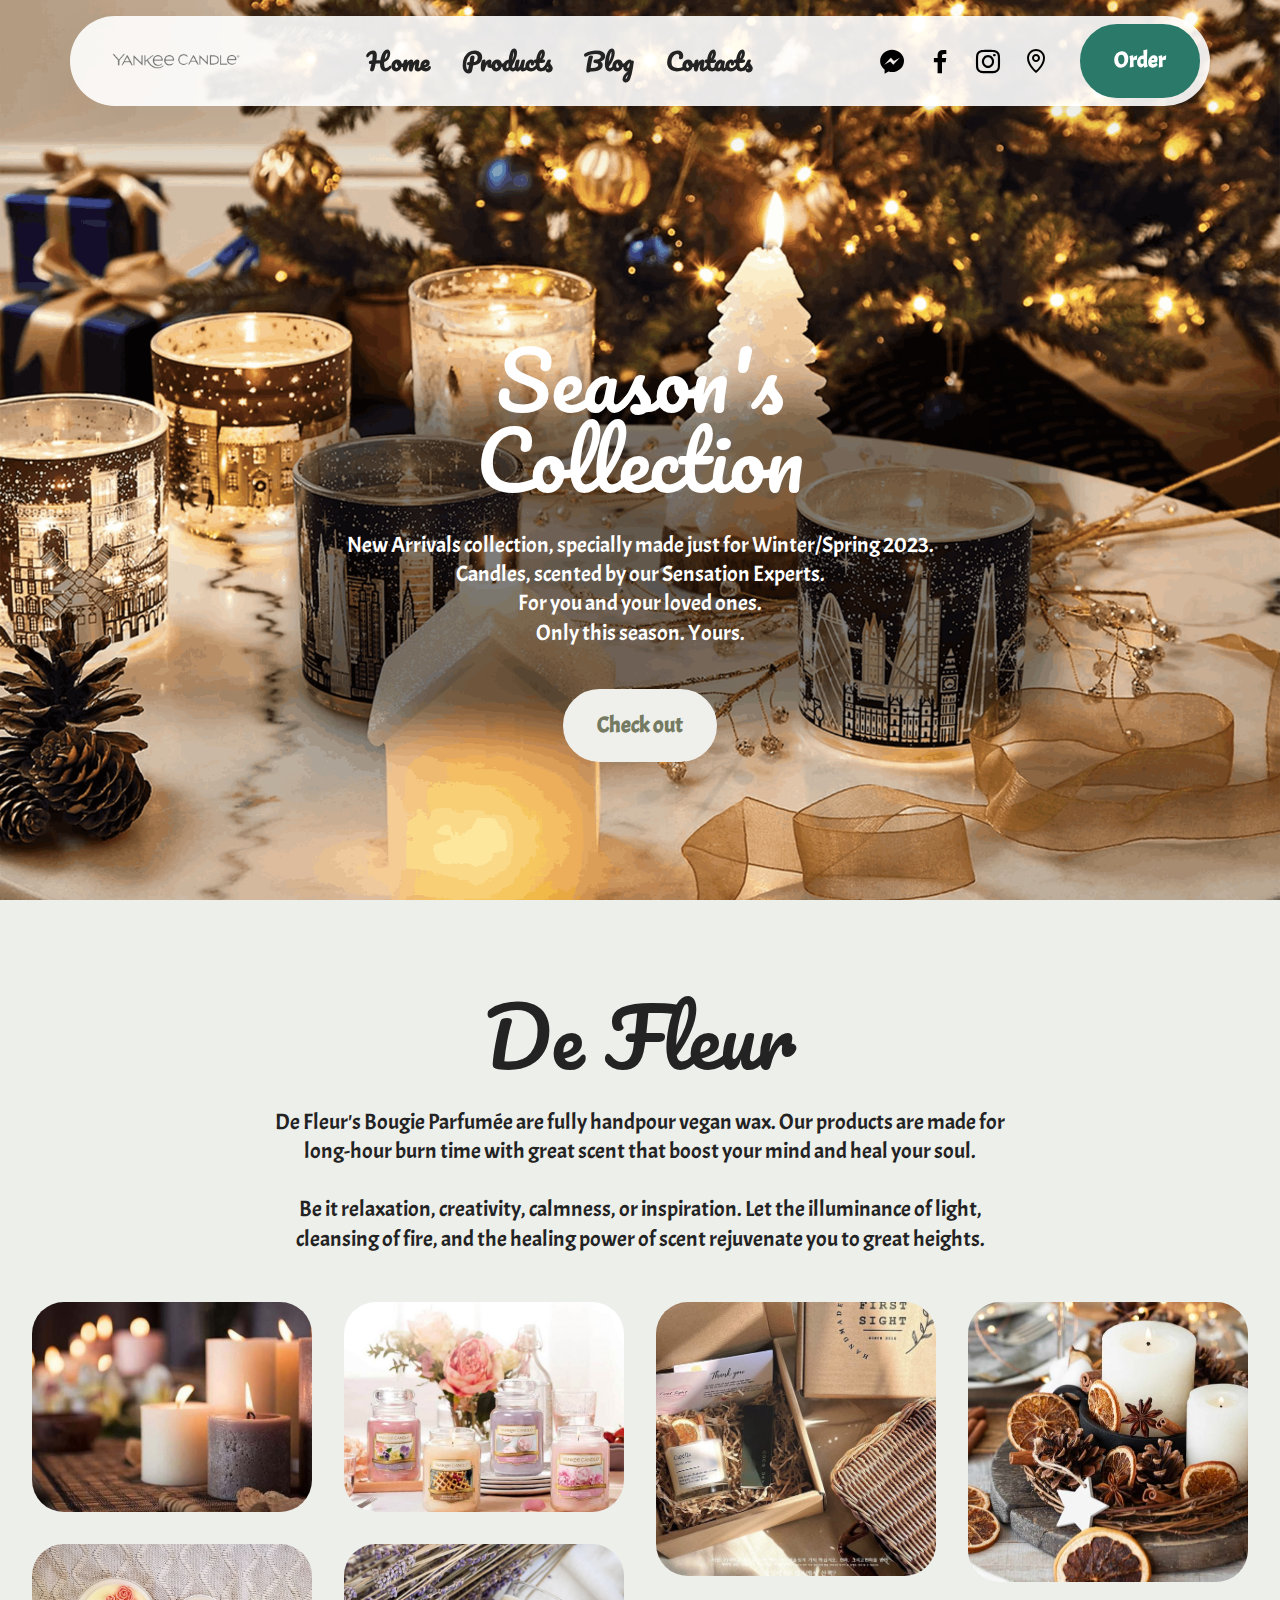
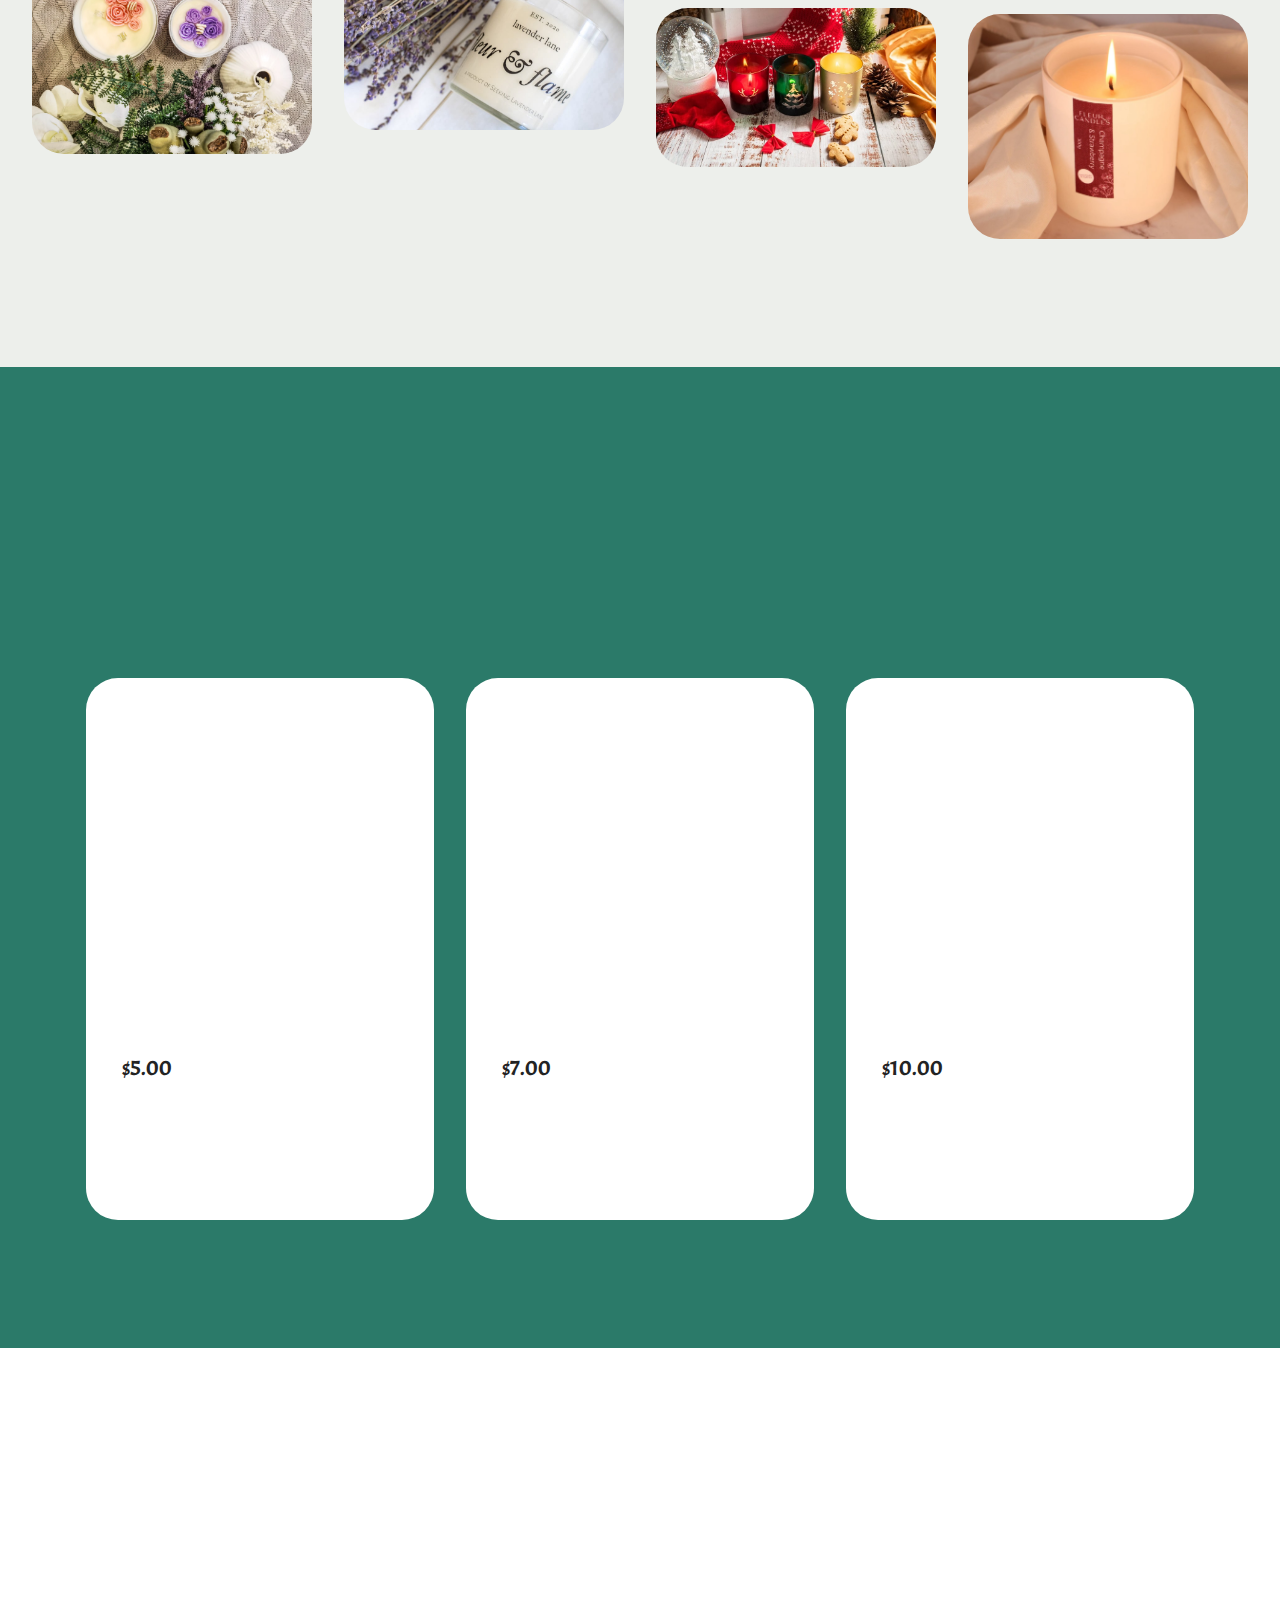
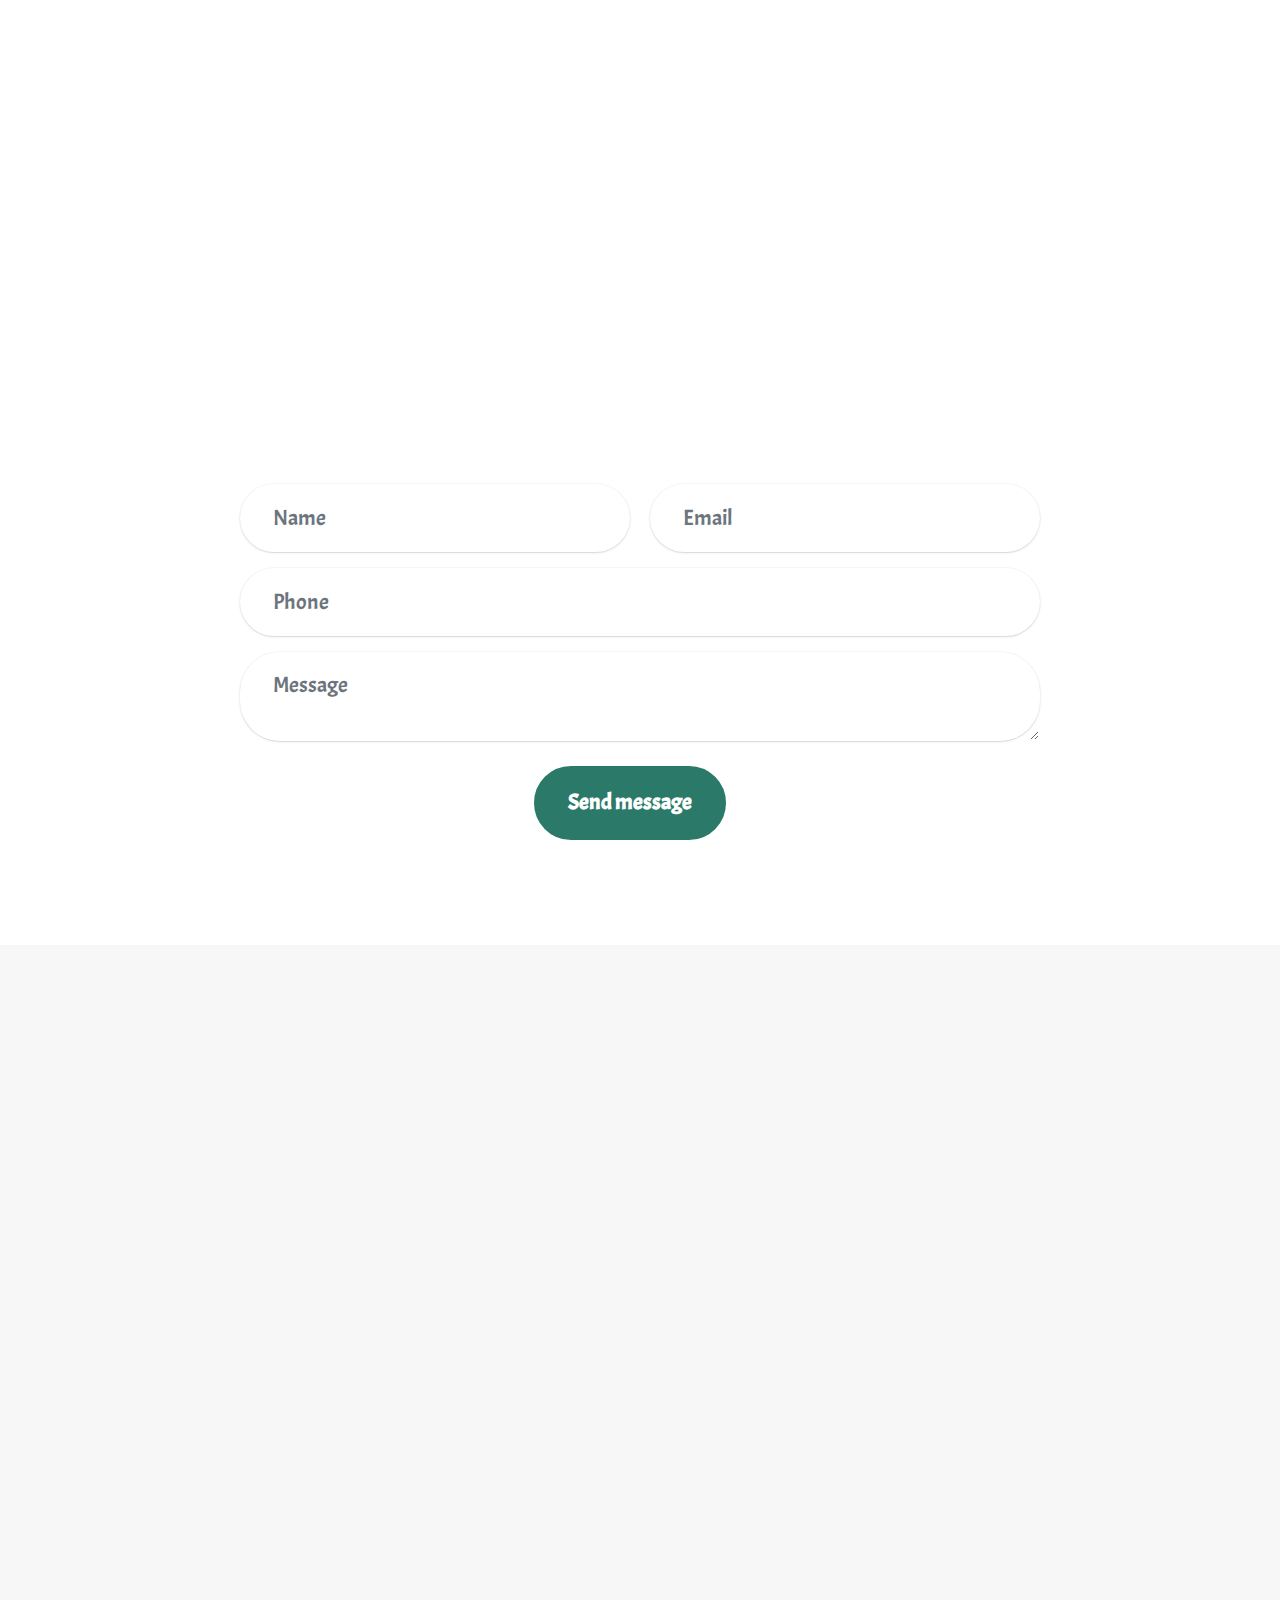
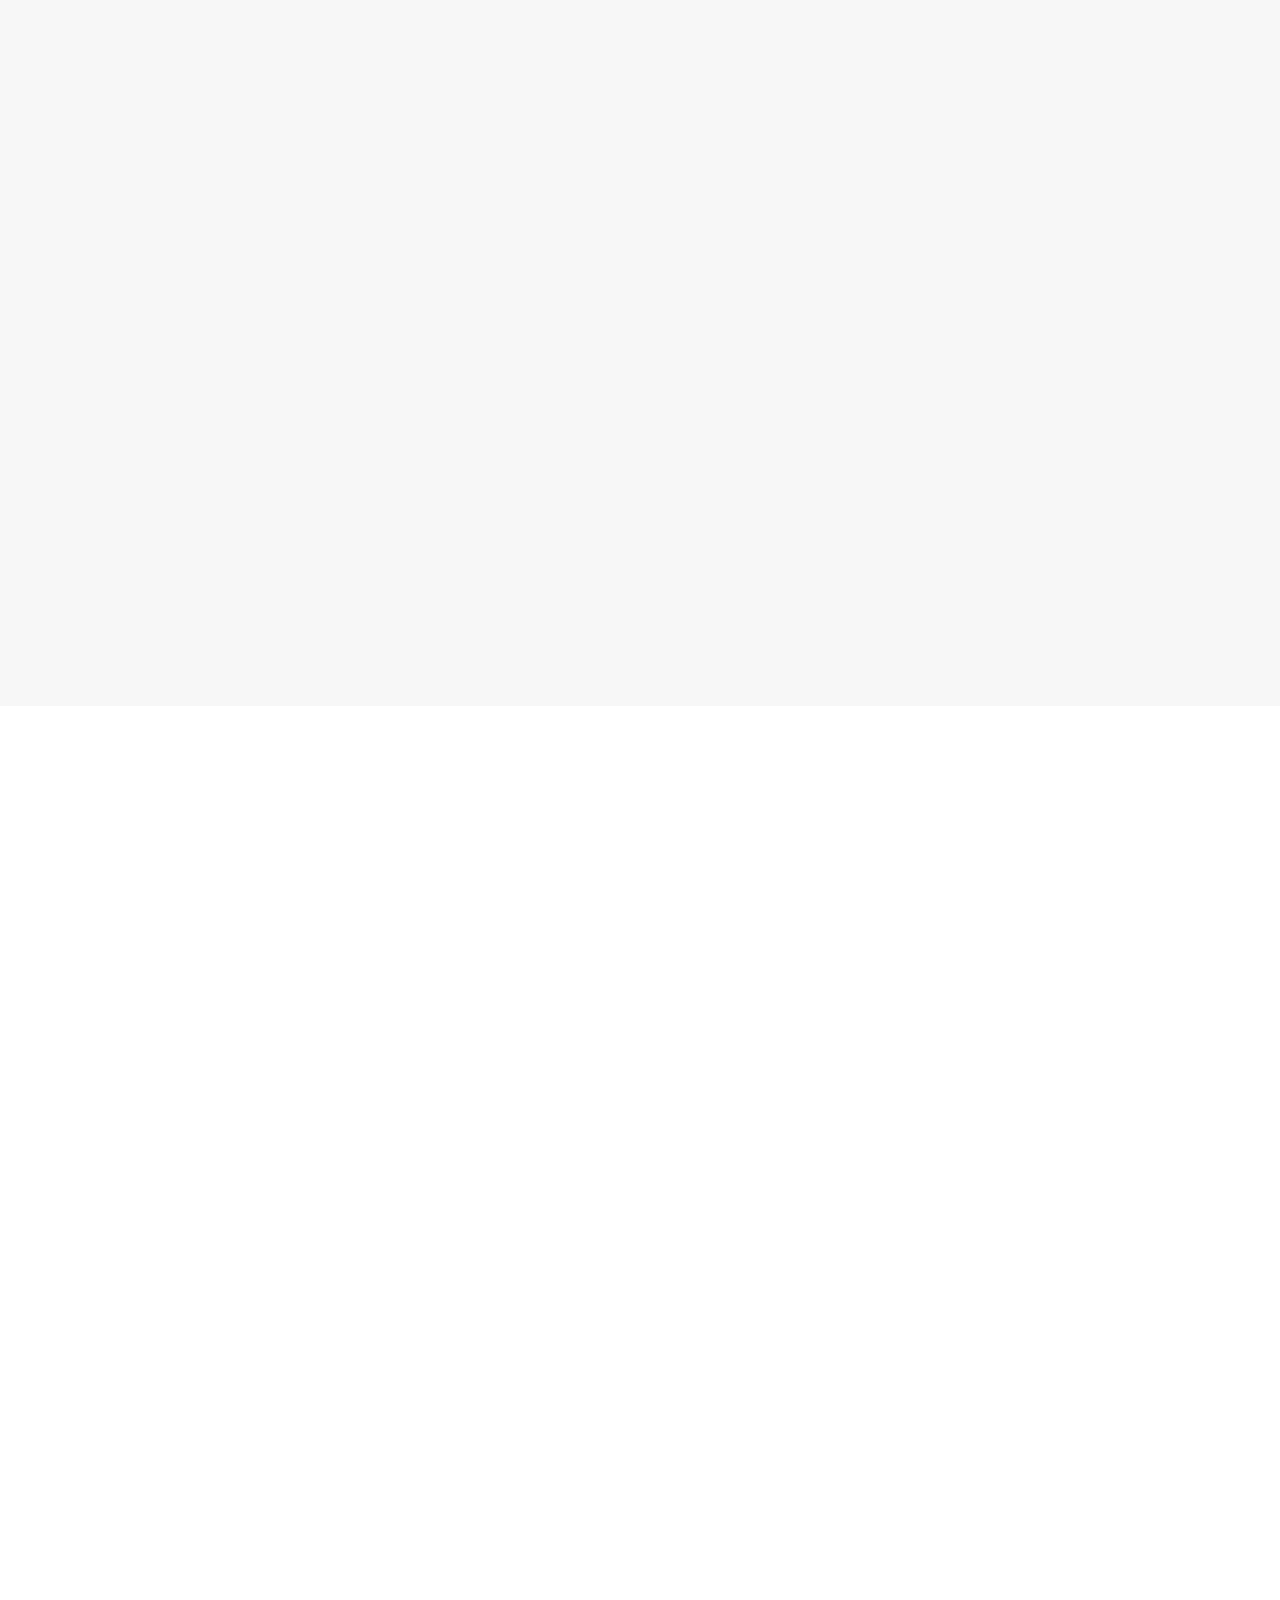
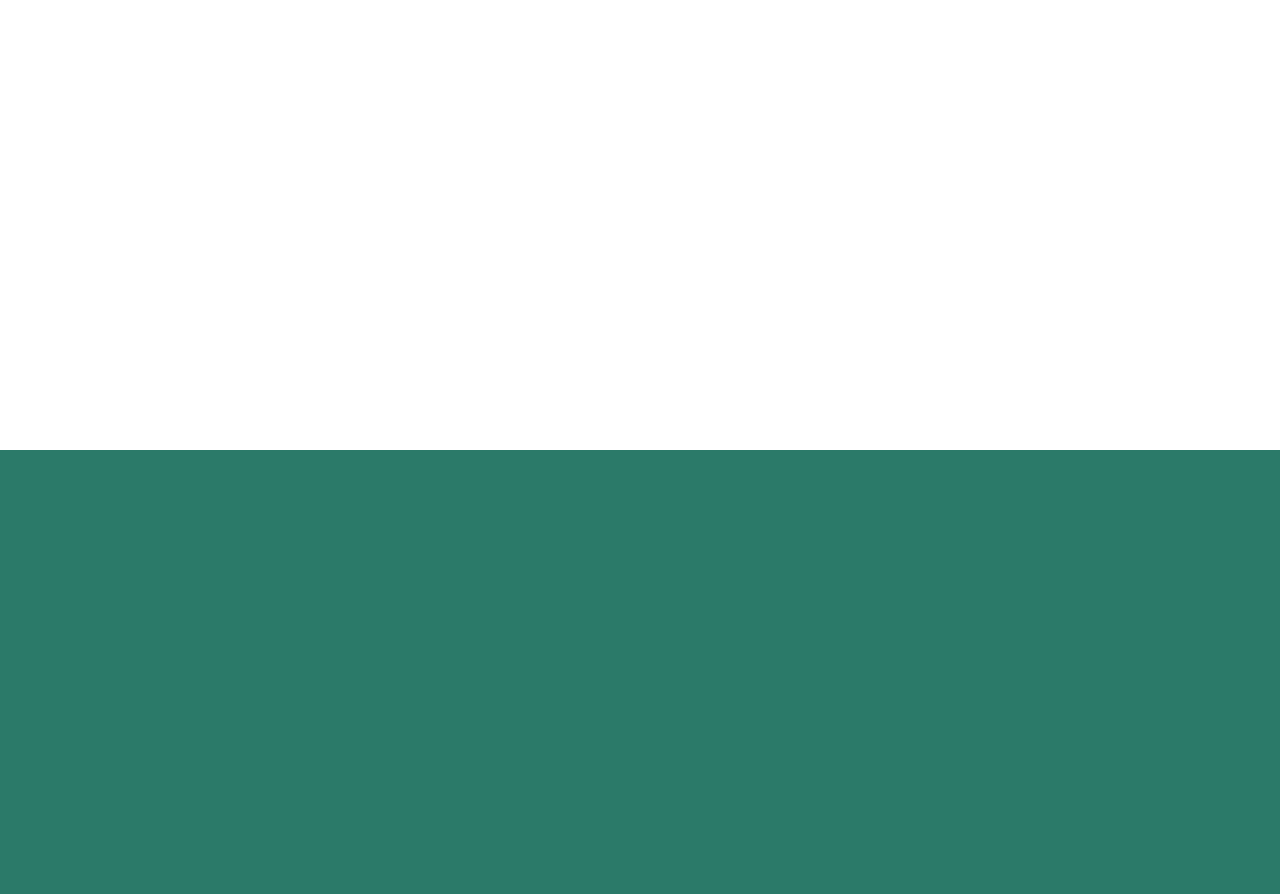
<file: index.html>
<!DOCTYPE html>
<html  >
<head>
  <!-- Site made with Mobirise Website Builder v5.9.6, https://mobirise.com -->
  <meta charset="UTF-8">
  <meta http-equiv="X-UA-Compatible" content="IE=edge">
  <meta name="generator" content="Mobirise v5.9.6, mobirise.com">
  <meta name="viewport" content="width=device-width, initial-scale=1, minimum-scale=1">
  <link rel="shortcut icon" href="assets/images/yankee-candle-new-logo-184x23.png" type="image/x-icon">
  <meta name="description" content="">
  
  
  <title>Home</title>
  <link rel="stylesheet" href="assets/web/assets/mobirise-icons2/mobirise2.css">
  <link rel="stylesheet" href="assets/bootstrap/css/bootstrap.min.css">
  <link rel="stylesheet" href="assets/bootstrap/css/bootstrap-grid.min.css">
  <link rel="stylesheet" href="assets/bootstrap/css/bootstrap-reboot.min.css">
  <link rel="stylesheet" href="assets/animatecss/animate.css">
  <link rel="stylesheet" href="assets/dropdown/css/style.css">
  <link rel="stylesheet" href="assets/socicon/css/styles.css">
  <link rel="stylesheet" href="assets/theme/css/style.css">
  <link rel="stylesheet" href="assets/gallery/style.css">
  <link rel="preload" href="https://fonts.googleapis.com/css?family=Pacifico:400&display=swap" as="style" onload="this.onload=null;this.rel='stylesheet'">
  <noscript><link rel="stylesheet" href="https://fonts.googleapis.com/css?family=Pacifico:400&display=swap"></noscript>
  <link rel="preload" href="https://fonts.googleapis.com/css?family=Inter+Tight:100,200,300,400,500,600,700,800,900,100i,200i,300i,400i,500i,600i,700i,800i,900i&display=swap" as="style" onload="this.onload=null;this.rel='stylesheet'">
  <noscript><link rel="stylesheet" href="https://fonts.googleapis.com/css?family=Inter+Tight:100,200,300,400,500,600,700,800,900,100i,200i,300i,400i,500i,600i,700i,800i,900i&display=swap"></noscript>
  <link rel="preload" href="https://fonts.googleapis.com/css?family=Acme:400&display=swap" as="style" onload="this.onload=null;this.rel='stylesheet'">
  <noscript><link rel="stylesheet" href="https://fonts.googleapis.com/css?family=Acme:400&display=swap"></noscript>
  <link rel="preload" href="https://fonts.googleapis.com/css?family=Merriweather:300,300i,400,400i,700,700i,900,900i&display=swap" as="style" onload="this.onload=null;this.rel='stylesheet'">
  <noscript><link rel="stylesheet" href="https://fonts.googleapis.com/css?family=Merriweather:300,300i,400,400i,700,700i,900,900i&display=swap"></noscript>
  <link rel="preload" as="style" href="assets/mobirise/css/mbr-additional.css"><link rel="stylesheet" href="assets/mobirise/css/mbr-additional.css" type="text/css">

  
  
  
</head>
<body>
  
  <section data-bs-version="5.1" class="menu menu2 cid-tJS6tZXiPa" once="menu" id="menu02-0">
	

	<nav class="navbar navbar-dropdown navbar-fixed-top navbar-expand-lg">
		<div class="container">
			<div class="navbar-brand">
				<span class="navbar-logo">
					<a href="https://mobirise.com">
						<img src="assets/images/yankee-candle-new-logo-184x23.png" alt="Mobirise Website Builder" style="height: 1rem;">
					</a>
				</span>
				
			</div>
			<button class="navbar-toggler" type="button" data-toggle="collapse" data-bs-toggle="collapse" data-target="#navbarSupportedContent" data-bs-target="#navbarSupportedContent" aria-controls="navbarNavAltMarkup" aria-expanded="false" aria-label="Toggle navigation">
				<div class="hamburger">
					<span></span>
					<span></span>
					<span></span>
					<span></span>
				</div>
			</button>
			<div class="collapse navbar-collapse" id="navbarSupportedContent">
				<ul class="navbar-nav nav-dropdown" data-app-modern-menu="true"><li class="nav-item">
						<a class="nav-link link text-black text-primary display-5" href="index.html#header01-7"><strong>Home</strong></a>
					</li>
					<li class="nav-item">
						<a class="nav-link link text-black text-primary display-5" href="index.html#features04-w" aria-expanded="false"><strong>Products</strong></a>
					</li>
					<li class="nav-item"><a class="nav-link link text-black text-primary display-5" href="blog.html"><strong>Blog</strong></a></li><li class="nav-item">
						<a class="nav-link link text-black text-primary display-5" href="index.html#contacts02-9"><strong>Contacts</strong></a>
					</li></ul>
				<div class="icons-menu">
					<a class="iconfont-wrapper" href="http://messenger.com/defleur">
						<span class="p-2 mbr-iconfont socicon-messenger socicon" style="color: rgb(0, 0, 0); fill: rgb(0, 0, 0);"></span>
					</a>
					<a class="iconfont-wrapper" href="http://fb.com/defleur">
						<span class="p-2 mbr-iconfont socicon-facebook socicon" style="color: rgb(0, 0, 0); fill: rgb(0, 0, 0);"></span>
					</a>
					<a class="iconfont-wrapper" href="http://instagram.com/defleur">
						<span class="p-2 mbr-iconfont socicon-instagram socicon" style="color: rgb(0, 0, 0); fill: rgb(0, 0, 0);"></span>
					</a>
					<a class="iconfont-wrapper" href="http://zalo.com/defleur">
						<span class="p-2 mbr-iconfont mobi-mbri-map-pin mobi-mbri"></span>
					</a>
				</div>
				<div class="navbar-buttons mbr-section-btn"><a class="btn btn-primary display-7" href="http://zalo.com/defleur">Order</a></div>
			</div>
		</div>
	</nav>
</section>

<section data-bs-version="5.1" class="header10 cid-tTZ7YHI8R8 mbr-fullscreen" id="header10-1j">
  
  
  <div class="container-fluid">
    <div class="row">
      <div class="content-wrap col-12 col-md-6">
        <h1 class="mbr-section-title mbr-fonts-style mbr-white mb-4 display-1">
          Season's Collection</h1>
        
        <p class="mbr-fonts-style mbr-text mbr-white mb-4 display-7">
          New Arrivals collection, specially made just for Winter/Spring 2023.<br>Candles, scented by our Sensation Experts.<br>For you and your loved ones.<br>Only this season. Yours.</p>
        <div class="mbr-section-btn"><a class="btn btn-white display-7" href="index.html#gallery02-v">Check out</a></div>
      </div>
    </div>
  </div>
</section>

<section data-bs-version="5.1" class="gallery1 mbr-gallery cid-tMlDYtQ5fF" id="gallery02-v">
    

    
    

    <div class="container-fluid">
        <div class="row justify-content-center">
            <div class="col-12 content-head">
                <div class="mbr-section-head mb-5">
                    <h3 class="mbr-section-title mbr-fonts-style align-center m-0 display-1">De Fleur</h3>
                    <h4 class="mbr-section-subtitle mbr-fonts-style align-center mb-0 mt-4 display-7">De Fleur's Bougie Parfumée are fully handpour vegan wax. Our products are made for long-hour burn time with great scent that boost your mind and heal your soul.<br><br>Be it relaxation, creativity, calmness, or inspiration. Let the illuminance of light, cleansing of fire, and the healing power of scent rejuvenate you to great heights.</h4>
                </div>
            </div>
        </div>
        <div class="row mbr-gallery mbr-masonry" data-masonry="{&quot;percentPosition&quot;: true }">
            <div class="col-12 col-md-6 col-lg-3 item gallery-image">
                <div class="item-wrapper" data-toggle="modal" data-bs-toggle="modal" data-target="#tU0FWFwo2x-modal" data-bs-target="#tU0FWFwo2x-modal">
                    <img class="w-100" src="assets/images/nen-thom-local-brand-1698-282-800x600.jpg" alt="Mobirise Website Builder" data-slide-to="0" data-bs-slide-to="0" data-target="#lb-tU0FWFwo2x" data-bs-target="#lb-tU0FWFwo2x">
                    <div class="icon-wrapper">
                        <span class="mobi-mbri mobi-mbri-search mbr-iconfont mbr-iconfont-btn"></span>
                    </div>
                </div>
                
            </div>
            <div class="col-12 col-md-6 col-lg-3 item gallery-image">
                <div class="item-wrapper" data-toggle="modal" data-bs-toggle="modal" data-target="#tU0FWFwo2x-modal" data-bs-target="#tU0FWFwo2x-modal">
                    <img class="w-100" src="assets/images/nen-thom-local-brand-1698-406-800x600.jpg" alt="Mobirise Website Builder" data-slide-to="1" data-bs-slide-to="1" data-target="#lb-tU0FWFwo2x" data-bs-target="#lb-tU0FWFwo2x">
                    <div class="icon-wrapper">
                        <span class="mobi-mbri mobi-mbri-search mbr-iconfont mbr-iconfont-btn"></span>
                    </div>
                </div>
                
            </div>
            <div class="col-12 col-md-6 col-lg-3 item gallery-image">
                <div class="item-wrapper" data-toggle="modal" data-bs-toggle="modal" data-target="#tU0FWFwo2x-modal" data-bs-target="#tU0FWFwo2x-modal">
                    <img class="w-100" src="assets/images/set-rom-600x589.jpg" alt="Mobirise Website Builder" data-slide-to="2" data-bs-slide-to="2" data-target="#lb-tU0FWFwo2x" data-bs-target="#lb-tU0FWFwo2x">
                    <div class="icon-wrapper">
                        <span class="mobi-mbri mobi-mbri-search mbr-iconfont mbr-iconfont-btn"></span>
                    </div>
                </div>
                
            </div>
            <div class="col-12 col-md-6 col-lg-3 item gallery-image">
                <div class="item-wrapper" data-toggle="modal" data-bs-toggle="modal" data-target="#tU0FWFwo2x-modal" data-bs-target="#tU0FWFwo2x-modal">
                    <img class="w-100" src="assets/images/a-838x559.jpeg" alt="Mobirise Website Builder" data-slide-to="3" data-bs-slide-to="3" data-target="#lb-tU0FWFwo2x" data-bs-target="#lb-tU0FWFwo2x">
                    <div class="icon-wrapper">
                        <span class="mobi-mbri mobi-mbri-search mbr-iconfont mbr-iconfont-btn"></span>
                    </div>
                </div>
                
            </div>
            <div class="col-12 col-md-6 col-lg-3 item gallery-image">
                <div class="item-wrapper" data-toggle="modal" data-bs-toggle="modal" data-target="#tU0FWFwo2x-modal" data-bs-target="#tU0FWFwo2x-modal">
                    <img class="w-100" src="assets/images/img-20230117-201247-1500x.webp" alt="Mobirise Website Builder" data-slide-to="4" data-bs-slide-to="4" data-target="#lb-tU0FWFwo2x" data-bs-target="#lb-tU0FWFwo2x">
                    <div class="icon-wrapper">
                        <span class="mobi-mbri mobi-mbri-search mbr-iconfont mbr-iconfont-btn"></span>
                    </div>
                </div>
                
            </div><div class="col-12 col-md-6 col-lg-3 item gallery-image">
                <div class="item-wrapper" data-toggle="modal" data-bs-toggle="modal" data-target="#tU0FWFwo2x-modal" data-bs-target="#tU0FWFwo2x-modal">
                    <img class="w-100" src="assets/images/fleur-flame-1439-900x600.jpg" alt="Mobirise Website Builder" data-slide-to="5" data-bs-slide-to="5" data-target="#lb-tU0FWFwo2x" data-bs-target="#lb-tU0FWFwo2x">
                    <div class="icon-wrapper">
                        <span class="mobi-mbri mobi-mbri-search mbr-iconfont mbr-iconfont-btn"></span>
                    </div>
                </div>
                
            </div>
            
            <div class="col-12 col-md-6 col-lg-3 item gallery-image">
                <div class="item-wrapper" data-toggle="modal" data-bs-toggle="modal" data-target="#tU0FWFwo2x-modal" data-bs-target="#tU0FWFwo2x-modal">
                    <img class="w-100" src="assets/images/fra-3-838x473.jpg" alt="Mobirise Website Builder" data-slide-to="6" data-bs-slide-to="6" data-target="#lb-tU0FWFwo2x" data-bs-target="#lb-tU0FWFwo2x">
                    <div class="icon-wrapper">
                        <span class="mobi-mbri mobi-mbri-search mbr-iconfont mbr-iconfont-btn"></span>
                    </div>
                </div>
                
            </div><div class="col-12 col-md-6 col-lg-3 item gallery-image">
                <div class="item-wrapper" data-toggle="modal" data-bs-toggle="modal" data-target="#tU0FWFwo2x-modal" data-bs-target="#tU0FWFwo2x-modal">
                    <img class="w-100" src="assets/images/007a5691-1445x1445.jpeg" alt="Mobirise Website Builder" data-slide-to="7" data-bs-slide-to="7" data-target="#lb-tU0FWFwo2x" data-bs-target="#lb-tU0FWFwo2x">
                    <div class="icon-wrapper">
                        <span class="mobi-mbri mobi-mbri-search mbr-iconfont mbr-iconfont-btn"></span>
                    </div>
                </div>
                
            </div>
        </div>

        <div class="modal mbr-slider" tabindex="-1" role="dialog" aria-hidden="true" id="tU0FWFwo2x-modal">
            <div class="modal-dialog" role="document">
                <div class="modal-content">
                    <div class="modal-body">
                        <div class="carousel slide" id="lb-tU0FWFwo2x" data-interval="5000" data-bs-interval="5000">
                            <div class="carousel-inner">
                                <div class="carousel-item active">
                                    <img class="d-block w-100" src="assets/images/nen-thom-local-brand-1698-282-800x600.jpg" alt="Mobirise Website Builder">
                                </div>
                                <div class="carousel-item">
                                    <img class="d-block w-100" src="assets/images/nen-thom-local-brand-1698-406-800x600.jpg" alt="Mobirise Website Builder">
                                </div>
                                <div class="carousel-item">
                                    <img class="d-block w-100" src="assets/images/set-rom-600x589.jpg" alt="Mobirise Website Builder">
                                </div>
                                <div class="carousel-item">
                                    <img class="d-block w-100" src="assets/images/a-838x559.jpeg" alt="Mobirise Website Builder">
                                </div>
                                <div class="carousel-item">
                                    <img class="d-block w-100" src="assets/images/img-20230117-201247-1500x.webp" alt="Mobirise Website Builder">
                                </div><div class="carousel-item">
                                    <img class="d-block w-100" src="assets/images/fleur-flame-1439-900x600.jpg" alt="Mobirise Website Builder">
                                </div>
                                
                                <div class="carousel-item">
                                    <img class="d-block w-100" src="assets/images/fra-3-838x473.jpg" alt="Mobirise Website Builder">
                                </div><div class="carousel-item">
                                    <img class="d-block w-100" src="assets/images/007a5691-1445x1445.jpeg" alt="Mobirise Website Builder">
                                </div>
                            </div>
                            <ol class="carousel-indicators">
                                <li data-slide-to="0" data-bs-slide-to="0" class="active" data-target="#lb-tU0FWFwo2x" data-bs-target="#lb-tU0FWFwo2x"></li>
                                <li data-slide-to="1" data-bs-slide-to="1" data-target="#lb-tU0FWFwo2x" data-bs-target="#lb-tU0FWFwo2x"></li>
                                <li data-slide-to="2" data-bs-slide-to="2" data-target="#lb-tU0FWFwo2x" data-bs-target="#lb-tU0FWFwo2x"></li>
                                <li data-slide-to="3" data-bs-slide-to="3" data-target="#lb-tU0FWFwo2x" data-bs-target="#lb-tU0FWFwo2x"></li>
                                <li data-slide-to="4" data-bs-slide-to="4" data-target="#lb-tU0FWFwo2x" data-bs-target="#lb-tU0FWFwo2x"></li><li data-slide-to="5" data-bs-slide-to="5" data-target="#lb-tU0FWFwo2x" data-bs-target="#lb-tU0FWFwo2x"></li>
                                <li data-slide-to="6" data-bs-slide-to="6" data-target="#lb-tU0FWFwo2x" data-bs-target="#lb-tU0FWFwo2x"></li>
                                <li data-slide-to="7" data-bs-slide-to="7" data-target="#lb-tU0FWFwo2x" data-bs-target="#lb-tU0FWFwo2x"></li>
                            </ol>
                            <a role="button" href="" class="close" data-dismiss="modal" data-bs-dismiss="modal" aria-label="Close">
                            </a>
                            <a class="carousel-control-prev carousel-control" role="button" data-slide="prev" data-bs-slide="prev" href="#lb-tU0FWFwo2x">
                                <span class="mobi-mbri mobi-mbri-arrow-prev" aria-hidden="true"></span>
                                <span class="sr-only visually-hidden">Previous</span>
                            </a>
                            <a class="carousel-control-next carousel-control" role="button" data-slide="next" data-bs-slide="next" href="#lb-tU0FWFwo2x">
                                <span class="mobi-mbri mobi-mbri-arrow-next" aria-hidden="true"></span>
                                <span class="sr-only visually-hidden">Next</span>
                            </a>
                        </div>
                    </div>
                </div>
            </div>
        </div>
    </div>
</section>

<section data-bs-version="5.1" class="features4 cid-tMlEXTHLbS" id="features04-w">
	
	
	<div class="container">
		<div class="row justify-content-center">
			<div class="col-12 content-head">
				<div class="mbr-section-head mb-5">
					<h4 class="mbr-section-title mbr-fonts-style align-center mb-0 display-1">Collections</h4>
					<h5 class="mbr-section-subtitle mbr-fonts-style align-center mb-0 mt-4 display-7">Hover over pictures to add more cards or rearrange them with the Tools panel. Add multiple cards by selecting multiple images. You can set the number of columns in Block Parameters.</h5>
					
				</div>
			</div>
		</div>
		<div class="row">
			<div class="item features-image col-12 col-md-6 col-lg-4">
				<div class="item-wrapper">
					<div class="item-img">
						<a href="product01.html"><img src="assets/images/set-rom-600x589.jpg" alt="Mobirise Website Builder"></a>
					</div>
					<div class="item-content">
						<h5 class="item-title mbr-fonts-style display-5">
							<strong>Gift set</strong></h5>
						<h6 class="item-subtitle mbr-fonts-style display-7">
							$5.00
						</h6>
						
						<div class="mbr-section-btn item-footer"><a href="product01.html" class="btn item-btn btn-primary display-7">Learn more</a></div>
					</div>

				</div>
			</div>
			<div class="item features-image col-12 col-md-6 col-lg-4">
				<div class="item-wrapper">
					<div class="item-img">
						<a href="product01.html"><img src="assets/images/007a5691-1445x1445.jpeg" alt="Mobirise Website Builder"></a>
					</div>
					<div class="item-content">
						<h5 class="item-title mbr-fonts-style display-5">
							<strong>Cup</strong></h5>
						<h6 class="item-subtitle mbr-fonts-style display-7">
							$7.00
						</h6>
						
						<div class="mbr-section-btn item-footer"><a href="product01.html" class="btn item-btn btn-primary display-7">Learn more</a></div>
					</div>
				</div>
			</div>
			<div class="item features-image col-12 col-md-6 col-lg-4">
				<div class="item-wrapper">
					<div class="item-img">
						<a href="product01.html"><img src="assets/images/img-20230117-201247-1500x.webp" alt="Mobirise Website Builder"></a>
					</div>
					<div class="item-content">
						<h5 class="item-title mbr-fonts-style display-5">
							<strong>Tealight</strong></h5>
						<h6 class="item-subtitle mbr-fonts-style display-7">
							$10.00
						</h6>
						
						<div class="mbr-section-btn item-footer"><a href="product01.html" class="btn item-btn btn-primary display-7">Learn more</a></div>
					</div>
				</div>
			</div>
		</div>
	</div>
</section>

<section data-bs-version="5.1" class="features13 cid-tTZGs0ErZx" id="features013-1k">
    
    
    <div class="container-fluid">
      <div class="row justify-content-center">
        <div class="col-12 content-head">
          
        </div>
      </div>
      <div class="row">
        <div class="item features-image mb-4 col-6 col-md-4 col-lg-2">
          <div class="item-wrapper">
            <div class="item-img mb-3">
              <a href="product01.html"><img src="assets/images/nav01-1-410x550.jpeg" alt="Mobirise Website Builder" title="" data-slide-to="0" data-bs-slide-to="0"></a>
            </div>
            <div class="item-content align-left">
              <h5 class="item-title mbr-fonts-style mb-3 display-5"><strong>Vigil</strong></h5>
              
              
            </div>
            
          </div>
        </div>
        <div class="item features-image mb-4 col-6 col-md-4 col-lg-2">
          <div class="item-wrapper">
            <div class="item-img mb-3">
              <a href="product01.html"><img src="assets/images/007a5691-1-1445x1445.jpeg" alt="Mobirise Website Builder" title="" data-slide-to="1" data-bs-slide-to="1"></a>
            </div>
            <div class="item-content align-left">
              <h5 class="item-title mbr-fonts-style mb-3 display-5">
                <strong>For Her</strong></h5>
              
              
            </div>
            
          </div>
        </div>
        <div class="item features-image mb-4 col-6 col-md-4 col-lg-2">
          <div class="item-wrapper">
            <div class="item-img mb-3">
              <a href="product01.html"><img src="assets/images/img-20230117-201247-1500x-1.webp" alt="Mobirise Website Builder" title="" data-slide-to="2" data-bs-slide-to="2"></a>
            </div>
            <div class="item-content align-left">
              <h5 class="item-title mbr-fonts-style mb-3 display-5">
                <strong>For Him</strong></h5>
              
              
            </div>
            
          </div>
        </div>
        <div class="item features-image mb-4 col-6 col-md-4 col-lg-2">
          <div class="item-wrapper">
            <div class="item-img mb-3">
              <a href="product01.html"><img src="assets/images/nen-thom-local-brand-1698-406-800x600.jpeg" alt="Mobirise Website Builder" title="" data-slide-to="3" data-bs-slide-to="3"></a>
            </div>
            <div class="item-content align-left">
              <h5 class="item-title mbr-fonts-style mb-3 display-5">
                <strong>Floral</strong></h5>
              
              
            </div>
            
          </div>
        </div>
        <div class="item features-image mb-4 col-6 col-md-4 col-lg-2">
          <div class="item-wrapper">
            <div class="item-img mb-3">
              <a href="product01.html"><img src="assets/images/background18.jpg" alt="Mobirise Website Builder" title="" data-slide-to="4" data-bs-slide-to="4"></a>
            </div>
            <div class="item-content align-left">
              <h5 class="item-title mbr-fonts-style mb-3 display-5">
                <strong>Sensual</strong></h5>
              
              
            </div>
            
          </div>
        </div>
        <div class="item features-image mb-4 col-6 col-md-4 col-lg-2">
          <div class="item-wrapper">
            <div class="item-img mb-3">
              <a href="product01.html"><img src="assets/images/shop1.jpg" alt="Mobirise Website Builder" title="" data-slide-to="5" data-bs-slide-to="5"></a>
            </div>
            <div class="item-content align-left">
              <h5 class="item-title mbr-fonts-style mb-3 display-5">
                <strong>Therapy</strong></h5>
              
              
            </div>
            
          </div>
        </div>
      </div>
    </div>
  </section>

<section data-bs-version="5.1" class="form5 cid-tJS9pBcTSa" id="form02-6">
    
    
    <div class="container-fluid">
        <div class="mbr-section-head mb-5">
            <h3 class="mbr-section-title mbr-fonts-style align-center mb-0 display-1"><strong>Not sure what to get?</strong></h3>
            <h4 class="mbr-section-subtitle mbr-fonts-style align-center mb-0 mt-4 display-5">Leave your details and our Friendly Staff will help you get a thơm thơm therapy for you and your loved ones.<br>Alternatively, visit our Facebook page and chat with us!<br>www.facebook.com/defleurscents.vn</h4>
        </div>
        <div class="row justify-content-center mt-4">
            <div class="col-lg-8 mx-auto mbr-form" data-form-type="formoid">
                <form action="https://mobirise.eu/" method="POST" class="mbr-form form-with-styler" data-form-title="Form Name"><input type="hidden" name="email" data-form-email="true" value="uHUa8wNGMjFYwSRlvFPevmBCbneR1saWl79ZD86B9tbv/aW/C0VDnjmT3Vp9lkG+lUuZLwEAu/Qh8L/iosB6AuTpcXw1WTmFhY4Aew3YOgfZkfqBs+c0oLwPQx88F9UP">
                    <div class="row">
                        <div hidden="hidden" data-form-alert="" class="alert alert-success col-12">Thanks for filling out the form!</div>
                        <div hidden="hidden" data-form-alert-danger="" class="alert alert-danger col-12">
                            Oops...! some problem!
                        </div>
                    </div>
                    <div class="dragArea row">
                        <div class="col-md col-sm-12 form-group mb-3" data-for="name">
                            <input type="text" name="name" placeholder="Name" data-form-field="name" class="form-control" value="" id="name-form02-6">
                        </div>
                        <div class="col-md col-sm-12 form-group mb-3" data-for="email">
                            <input type="email" name="email" placeholder="Email" data-form-field="email" class="form-control" value="" id="email-form02-6">
                        </div>
                        <div class="col-12 form-group mb-3" data-for="phone">
                            <input type="tel" name="phone" placeholder="Phone" data-form-field="phone" class="form-control" value="" id="phone-form02-6">
                        </div>
                        <div class="col-12 form-group mb-3" data-for="textarea">
                            <textarea name="textarea" placeholder="Message" data-form-field="textarea" class="form-control" id="textarea-form02-6"></textarea>
                        </div>
                        <div class="col-lg-12 col-md-12 col-sm-12 align-center mbr-section-btn"><button type="submit" class="btn btn-primary display-7">Send message</button></div>
                    </div>
                </form>
            </div>
        </div>
    </div>
</section>

<section data-bs-version="5.1" class="header1 cid-tJS9vXDdRK" id="header01-7">
	

	
	

	<div class="container">
		<div class="row justify-content-center">
			<div class="col-12 col-md-12 col-lg-7 image-wrapper">
				<img class="w-100" src="assets/images/set-rom-600x589.jpg" alt="Mobirise Website Builder">
			</div>
			<div class="col-12 col-lg col-md-12">
				<div class="text-wrapper align-left">
					<h1 class="mbr-section-title mbr-fonts-style mb-4 display-1"><strong>About us</strong></h1>
					<p class="mbr-text mbr-fonts-style mb-4 display-5">
						De Fleur is not about making money. It is about making the world a better place. Imagine sitting next to someone hôi nách the whole day. You need a therapy. Cleanse your mind and heal your soul.<br><br>We are not a candle company. We help you pass care and love to your loved ones. Let loved ones remember and feel your present with sight of warmness and scent of comfortness.</p>
					
				</div>
			</div>
		</div>
	</div>
</section>

<section data-bs-version="5.1" class="features15 cid-tLek7gQhG7" id="features015-m">
	

	
	
	<div class="container">
		<div class="mbr-section-head mb-5">
			<h4 class="mbr-section-title mbr-fonts-style align-center mb-0 display-1">
			  <strong>Why De Fleur?</strong></h4>
			
		  </div>
		<div class="row justify-content-center">
			<div class="item features-without-image col-12 col-lg-4">
				<div class="item-wrapper">
					<div class="img-wrapper">
						<img src="assets/images/shop1.jpg" alt="Mobirise Website Builder">
					</div>
					<div class="card-box">
						<h4 class="card-title mbr-fonts-style mb-3 display-5">
							<strong>Khó tánh</strong></h4>
						<h5 class="card-text mbr-fonts-style display-5">
							Created by the khó tánh people for the khó tánh people.</h5>
					</div>
				</div>
			</div>
			<div class="item features-without-image col-12 col-lg-4">
				<div class="item-wrapper">
					<div class="img-wrapper">
						<img src="assets/images/shop2.jpg" alt="Mobirise Website Builder">
					</div>
					<div class="card-box">
						<h4 class="card-title mbr-fonts-style mb-3 display-5">
							<strong>Kỹ tánh</strong></h4>
						<h5 class="card-text mbr-fonts-style display-5">We're so kỹ even the kỹest&nbsp; people are not as kỹ as us. What's more? You're here.</h5>
					</div>
				</div>
			</div>
			<div class="item features-without-image col-12 col-lg-4">
				<div class="item-wrapper">
					<div class="img-wrapper">
						<img src="assets/images/shop3.jpg" alt="Mobirise Website Builder">
					</div>
					<div class="card-box">
						<h4 class="card-title mbr-fonts-style mb-3 display-5">
							<strong>Anti-sến sẩm</strong></h4>
						<h5 class="card-text mbr-fonts-style display-5">
							The world full of sến sẩm is our worst nightmare. Crafted with love and gout.</h5>
					</div>
				</div>
			</div>
		</div>
	</div>
</section>

<section data-bs-version="5.1" class="contacts2 map1 cid-tLdYHD757A" id="contacts02-9">

    

    
    <div class="container">
        <div class="mbr-section-head mb-5">
            <h3 class="mbr-section-title mbr-fonts-style align-center mb-0 display-1">
                <strong>Liên hệ De Fleur</strong></h3>
            
        </div>
        <div class="row justify-content-center mt-4">
            <div class="card col-12 col-md-5">
                <div class="card-wrapper">
                    <div class="text-wrapper">
                        <h5 class="cardTitle mbr-fonts-style mb-2 display-5">
                        <strong>Get in touch</strong></h5>
                    <ul class="list mbr-fonts-style display-5">
                        <li class="mbr-text item-wrap"><span style="font-size: 1.4rem;">Phone: </span><a href="tel:+12345678910" class="text-primary" style="font-size: 1.4rem;">0 (800) 123 45 67</a><br></li>
                        <li class="mbr-text item-wrap">WhatsApp: <a href="https://wa.me/12345678910" class="text-primary">0 (800) 123 45 67</a></li>
                        <li class="mbr-text item-wrap">Email: <a href="mailto:thom@defleur.com.vn" class="text-primary">thom@thom.com</a></li><li class="mbr-text item-wrap"><br></li>
                        <li class="mbr-text item-wrap"><u>Address</u></li><li class="mbr-text item-wrap">92-94 Đ. Nam Kỳ Khởi Nghĩa, Bến Nghé, Quận 1, Thành phố Hồ Chí Minh</li><li class="mbr-text item-wrap"><br></li><li class="mbr-text item-wrap"><span style="font-size: 1.4rem;"><u>Working hours</u></span><br></li><li class="mbr-text item-wrap">9:00 AM - 3:00 AM</li>
                    </ul>
                    </div>
                </div>
            </div>
            <div class="map-wrapper col-12 col-md-7">
                <div class="google-map"><iframe frameborder="0" style="border:0" src="https://www.google.com/maps/embed/v1/place?key=AIzaSyDbnCmnHmtigIYiD8jIfeHQv7gW2ANhHD4&amp;q=92-94 Đ. Nam Kỳ Khởi Nghĩa, Bến Nghé, Quận 1, Thành phố Hồ Chí Minh" allowfullscreen=""></iframe></div>
            </div>
        </div>
    </div>
</section>

<section data-bs-version="5.1" class="header09 cid-tLAX5BnXkJ" id="header09-q">
	
	
	<div class="container">
		<div class="row">
			<div class="content-wrap col-12 col-md-8">
				<h1 class="mbr-section-title mbr-fonts-style mbr-white mb-4 display-1">Sales policies</h1>
				
				<p class="mbr-fonts-style mbr-text mbr-white mb-4 display-5">
					Chính sách bán hàng và các câu hỏi thường gặp</p>
				<div class="mbr-section-btn"><a class="btn btn-primary display-5" href="policies.html">Tìm hiểu thêm</a></div>
			</div>
		</div>
	</div>
</section>

<section data-bs-version="5.1" class="footer1 programm5 cid-tJS9NNcTLZ" once="footers" id="footer03-8">

        

    

    <div class="container">
        <div class="row">

            <div class="row-links mb-4">
                <ul class="header-menu">
                  
                  
                  
                  
                <li class="header-menu-item mbr-fonts-style display-5"><a href="index.html#header01-7" class="text-danger text-primary">About</a></li><li class="header-menu-item mbr-fonts-style display-5"><a href="index.html#header10-1j" class="text-danger">Products</a></li><li class="header-menu-item mbr-fonts-style display-5"><a href="blog.html" class="text-danger text-primary">Blog</a></li><li class="header-menu-item mbr-fonts-style display-5"><a href="index.html#contacts02-9" class="text-danger text-primary">Contacts</a></li><li class="header-menu-item mbr-fonts-style display-5"><a href="careers.html" class="text-danger text-primary">Works</a></li></ul>
              </div>

            <div class="col-12">
                <div class="social-row">
                    <div class="soc-item">
                        <a href="http://instagram.com/defleur">
                            <span class="mbr-iconfont display-7 socicon-instagram socicon"></span>
                        </a>
                    </div>
                    <div class="soc-item">
                        <a href="http://fb.com/defleur">
                            <span class="mbr-iconfont socicon-facebook socicon"></span>
                        </a>
                    </div>
                    <div class="soc-item">
                        <a href="http://tiktok.com">
                            <span class="mbr-iconfont socicon-tiktok socicon"></span>
                        </a>
                    </div>
                    <div class="soc-item">
                        <a href="http://drive.google.com">
                            <span class="mbr-iconfont mobi-mbri-to-local-drive mobi-mbri"></span>
                        </a>
                    </div>
                    
                </div>
            </div>
            <div class="col-12 mt-5">
                <p class="mbr-fonts-style copyright display-4">
                    © Copyright 2023 De Fleurs - All Rights Reserved.</p>
            </div>
        </div>
    </div>
</section><section class="display-7" style="padding: 0;align-items: center;justify-content: center;flex-wrap: wrap;    align-content: center;display: flex;position: relative;height: 0rem;"><a href="https://mobiri.se/2532644" style="flex: 1 1;height: 0rem;position: absolute;width: 100%;z-index: 1;"><img alt="" style="height: 0rem;" src="[data-uri]"></a><p style="margin: 0;text-align: center;" class="display-7">&#8204;</p><a style="z-index:1" href="https://mobirise.com/drag-drop-website-builder.html"></a></section><script src="assets/bootstrap/js/bootstrap.bundle.min.js"></script>  <script src="assets/smoothscroll/smooth-scroll.js"></script>  <script src="assets/ytplayer/index.js"></script>  <script src="assets/dropdown/js/navbar-dropdown.js"></script>  <script src="assets/masonry/masonry.pkgd.min.js"></script>  <script src="assets/imagesloaded/imagesloaded.pkgd.min.js"></script>  <script src="assets/theme/js/script.js"></script>  <script src="assets/gallery/player.min.js"></script>  <script src="assets/gallery/script.js"></script>  <script src="assets/formoid/formoid.min.js"></script>  
  
  
  <input name="animation" type="hidden">
  </body>
</html>
</file>
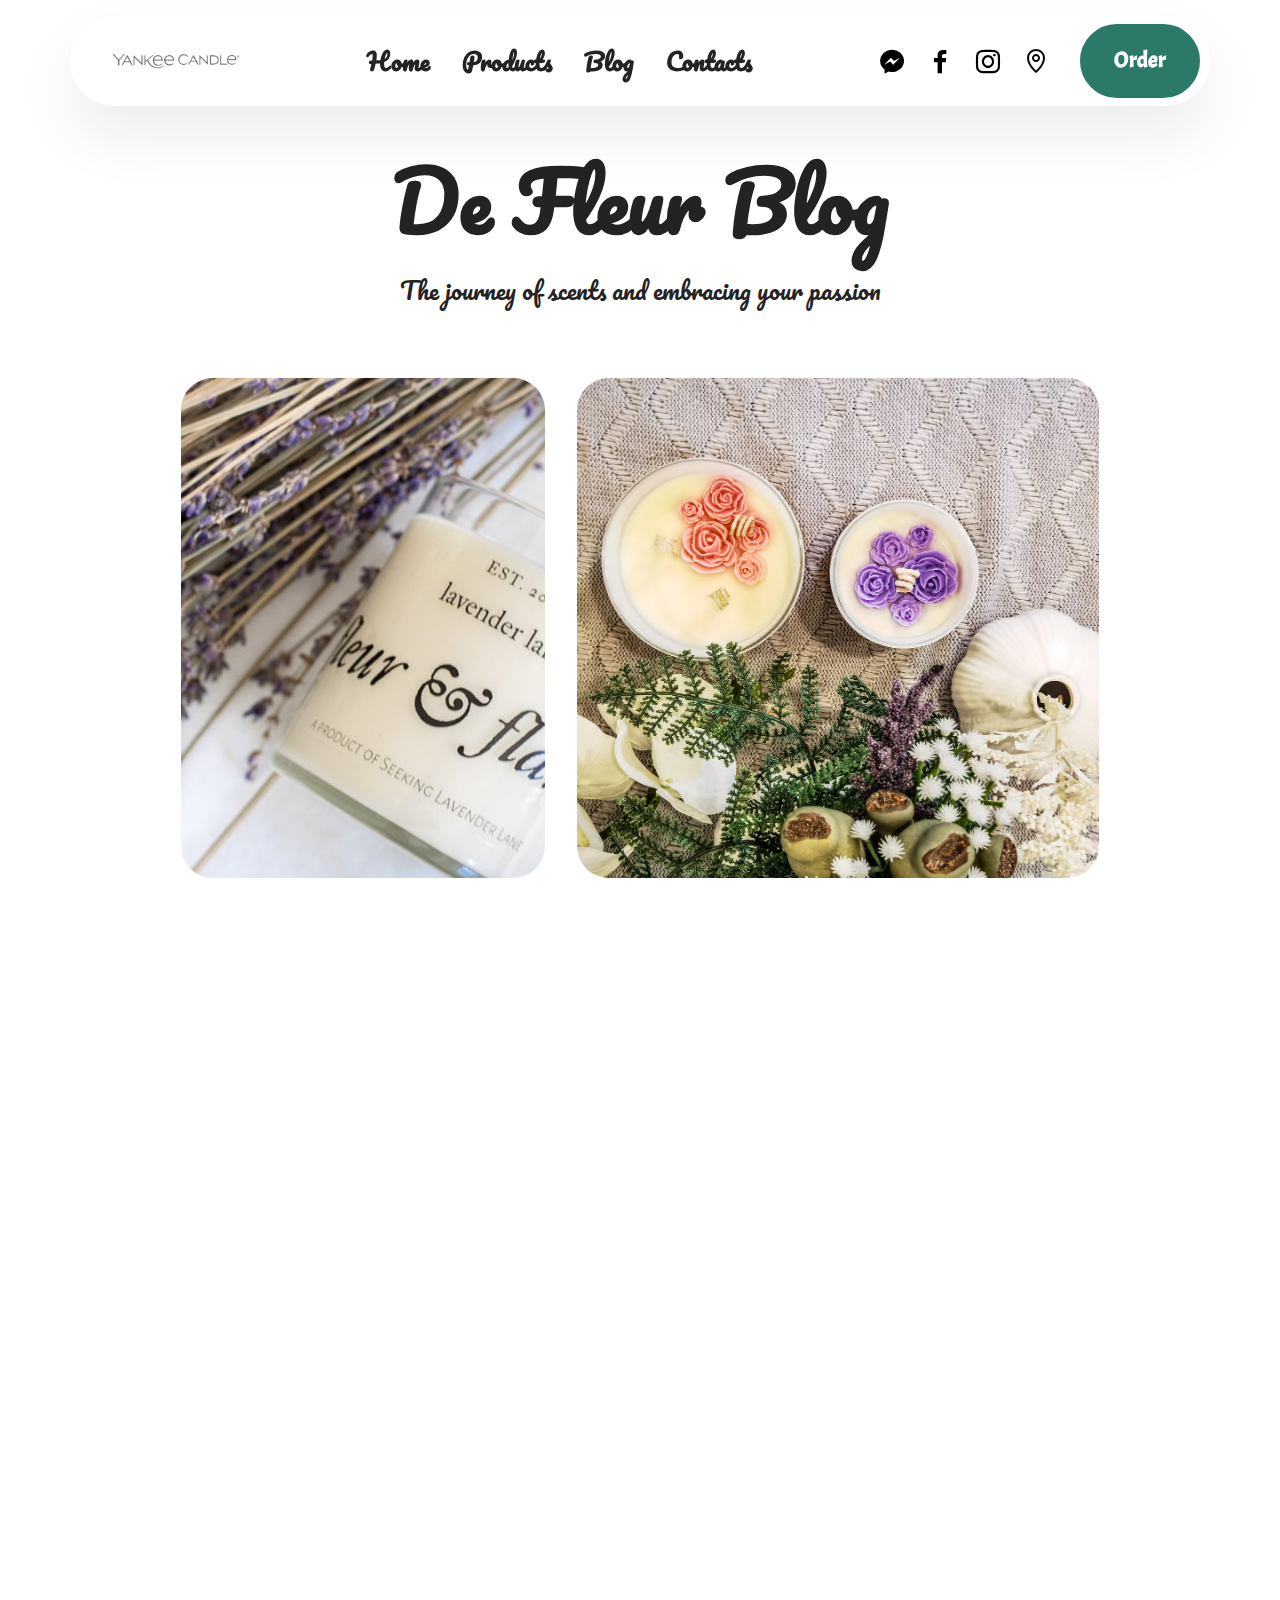
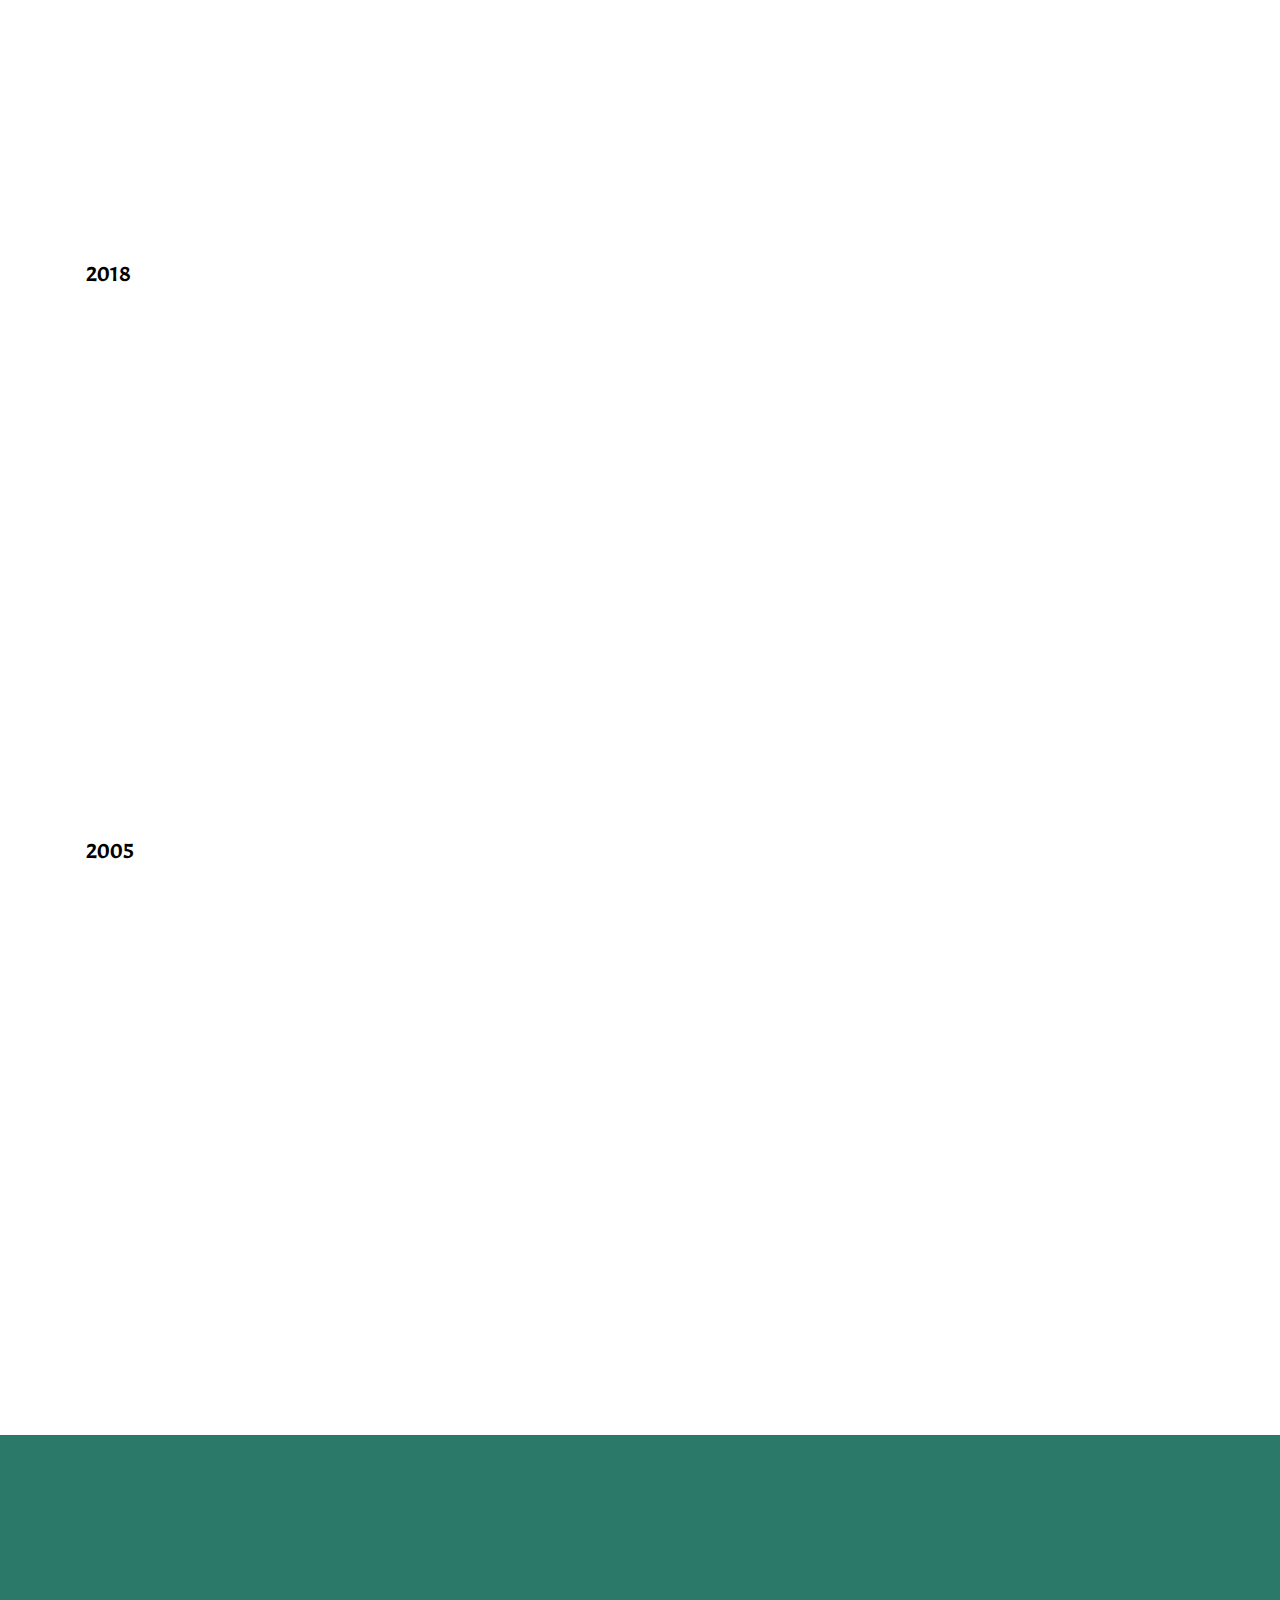
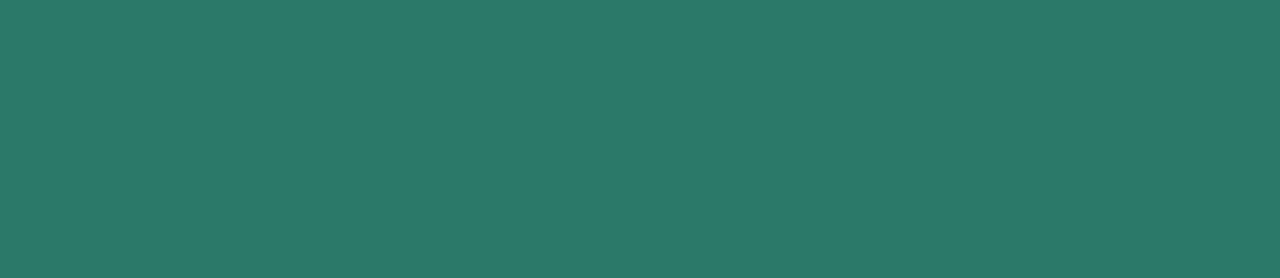
<file: blog.html>
<!DOCTYPE html>
<html  >
<head>
  <!-- Site made with Mobirise Website Builder v5.9.6, https://mobirise.com -->
  <meta charset="UTF-8">
  <meta http-equiv="X-UA-Compatible" content="IE=edge">
  <meta name="generator" content="Mobirise v5.9.6, mobirise.com">
  <meta name="viewport" content="width=device-width, initial-scale=1, minimum-scale=1">
  <link rel="shortcut icon" href="assets/images/yankee-candle-new-logo-184x23.png" type="image/x-icon">
  <meta name="description" content="">
  
  
  <title>Blog</title>
  <link rel="stylesheet" href="assets/web/assets/mobirise-icons2/mobirise2.css">
  <link rel="stylesheet" href="assets/bootstrap/css/bootstrap.min.css">
  <link rel="stylesheet" href="assets/bootstrap/css/bootstrap-grid.min.css">
  <link rel="stylesheet" href="assets/bootstrap/css/bootstrap-reboot.min.css">
  <link rel="stylesheet" href="assets/animatecss/animate.css">
  <link rel="stylesheet" href="assets/dropdown/css/style.css">
  <link rel="stylesheet" href="assets/socicon/css/styles.css">
  <link rel="stylesheet" href="assets/theme/css/style.css">
  <link rel="preload" href="https://fonts.googleapis.com/css?family=Pacifico:400&display=swap" as="style" onload="this.onload=null;this.rel='stylesheet'">
  <noscript><link rel="stylesheet" href="https://fonts.googleapis.com/css?family=Pacifico:400&display=swap"></noscript>
  <link rel="preload" href="https://fonts.googleapis.com/css?family=Inter+Tight:100,200,300,400,500,600,700,800,900,100i,200i,300i,400i,500i,600i,700i,800i,900i&display=swap" as="style" onload="this.onload=null;this.rel='stylesheet'">
  <noscript><link rel="stylesheet" href="https://fonts.googleapis.com/css?family=Inter+Tight:100,200,300,400,500,600,700,800,900,100i,200i,300i,400i,500i,600i,700i,800i,900i&display=swap"></noscript>
  <link rel="preload" href="https://fonts.googleapis.com/css?family=Acme:400&display=swap" as="style" onload="this.onload=null;this.rel='stylesheet'">
  <noscript><link rel="stylesheet" href="https://fonts.googleapis.com/css?family=Acme:400&display=swap"></noscript>
  <link rel="preload" href="https://fonts.googleapis.com/css?family=Merriweather:300,300i,400,400i,700,700i,900,900i&display=swap" as="style" onload="this.onload=null;this.rel='stylesheet'">
  <noscript><link rel="stylesheet" href="https://fonts.googleapis.com/css?family=Merriweather:300,300i,400,400i,700,700i,900,900i&display=swap"></noscript>
  <link rel="preload" as="style" href="assets/mobirise/css/mbr-additional.css"><link rel="stylesheet" href="assets/mobirise/css/mbr-additional.css" type="text/css">

  
  
  
</head>
<body>
  
  <section data-bs-version="5.1" class="menu menu2 cid-tJS6tZXiPa" once="menu" id="menu02-1y">
	

	<nav class="navbar navbar-dropdown navbar-fixed-top navbar-expand-lg">
		<div class="container">
			<div class="navbar-brand">
				<span class="navbar-logo">
					<a href="https://mobirise.com">
						<img src="assets/images/yankee-candle-new-logo-184x23.png" alt="Mobirise Website Builder" style="height: 1rem;">
					</a>
				</span>
				
			</div>
			<button class="navbar-toggler" type="button" data-toggle="collapse" data-bs-toggle="collapse" data-target="#navbarSupportedContent" data-bs-target="#navbarSupportedContent" aria-controls="navbarNavAltMarkup" aria-expanded="false" aria-label="Toggle navigation">
				<div class="hamburger">
					<span></span>
					<span></span>
					<span></span>
					<span></span>
				</div>
			</button>
			<div class="collapse navbar-collapse" id="navbarSupportedContent">
				<ul class="navbar-nav nav-dropdown" data-app-modern-menu="true"><li class="nav-item">
						<a class="nav-link link text-black text-primary display-5" href="index.html#header01-7"><strong>Home</strong></a>
					</li>
					<li class="nav-item">
						<a class="nav-link link text-black text-primary display-5" href="index.html#features04-w" aria-expanded="false"><strong>Products</strong></a>
					</li>
					<li class="nav-item"><a class="nav-link link text-black text-primary display-5" href="blog.html"><strong>Blog</strong></a></li><li class="nav-item">
						<a class="nav-link link text-black text-primary display-5" href="index.html#contacts02-9"><strong>Contacts</strong></a>
					</li></ul>
				<div class="icons-menu">
					<a class="iconfont-wrapper" href="http://messenger.com/defleur">
						<span class="p-2 mbr-iconfont socicon-messenger socicon" style="color: rgb(0, 0, 0); fill: rgb(0, 0, 0);"></span>
					</a>
					<a class="iconfont-wrapper" href="http://fb.com/defleur">
						<span class="p-2 mbr-iconfont socicon-facebook socicon" style="color: rgb(0, 0, 0); fill: rgb(0, 0, 0);"></span>
					</a>
					<a class="iconfont-wrapper" href="http://instagram.com/defleur">
						<span class="p-2 mbr-iconfont socicon-instagram socicon" style="color: rgb(0, 0, 0); fill: rgb(0, 0, 0);"></span>
					</a>
					<a class="iconfont-wrapper" href="http://zalo.com/defleur">
						<span class="p-2 mbr-iconfont mobi-mbri-map-pin mobi-mbri"></span>
					</a>
				</div>
				<div class="navbar-buttons mbr-section-btn"><a class="btn btn-primary display-7" href="http://zalo.com/defleur">Order</a></div>
			</div>
		</div>
	</nav>
</section>

<section data-bs-version="5.1" class="article11 cid-tU0sOSIxyr" id="article11-28">
    

    
    
    <div class="container">
        <div class="row justify-content-center">
            <div class="title col-md-12 col-lg-10">
                <h3 class="mbr-section-title mbr-fonts-style align-center mt-0 mb-0 display-1"><strong>De Fleur Blog</strong></h3>
                <h4 class="mbr-section-subtitle align-center mbr-fonts-style mt-4 display-5">
                The journey of scents and embracing your passion</h4>
                
            </div>
        </div>
    </div>
</section>

<section data-bs-version="5.1" class="image2 cid-tU0rNHDuCt" id="image02-23">
  
  
  
  <div class="container">
    <div class="row">
      <div class="col-12 col-md-10">
        <div class="row">
          <div class="col-12 col-lg-5">
            <div class="img-item">
              <img class="w-100 mb-4" src="assets/images/fleur-flame-1439-900x600.jpg" alt="Mobirise Website Builder">
              <h5 class="mbr-fonts-style mb-3 display-5">
                <strong>Fabric becomes art</strong>
              </h5>
              <p class="mbr-text mbr-fonts-style mb-sm-5 display-7">
                The dance of needle and thread, weaving dreams into reality.
              </p>
            </div>
          </div>
          <div class="col-12 col-lg">
            <div class="img-item">
              <img class="w-100 mb-4" src="assets/images/img-20230117-201247-1500x.webp" alt="Mobirise Website Builder">
              <h5 class="mbr-fonts-style mb-3 display-5">
                <strong>Sewing ignites imagination</strong>
              </h5>
              <p class="mbr-text mbr-fonts-style mb-0 display-7">
                Stitch by stitch, sewing creates a tapestry of self-expression.
                Sew a world uniquely yours.
              </p>
            </div>
          </div>
        </div>
      </div>
    </div>
  </div>
</section>

<section data-bs-version="5.1" class="image3 cid-tU0rO2qXMZ" id="image03-24">
  

  
  

  <div class="container">
    <div class="row justify-content-center">
      <div class="col-12 col-lg-9">
        <h4 class="mbr-description mbr-fonts-style mb-3 align-center display-5">
          <strong>Creating a scent that lingers</strong></h4>
        <p class="mbr-description mbr-fonts-style mb-4 align-center display-7">
          Unleash your creativity and pour your way to endless possibilities.
        </p>
        <div class="image-wrapper">
          <img class="w-100" src="assets/images/picture1-1-2000x2004.png" alt="Mobirise Website Builder">
        </div>
      </div>
    </div>
  </div>
</section>

<section data-bs-version="5.1" class="timeline02 cid-tU0rSoik0D" id="timeline02-26">
    
    <div class="container">
        <div class="row justify-content-center">
            
        </div>
        <div class="row justify-content-center item features-image active">
            <div class="col-12 col-md">
                <h5 class="mbr-card-title mbr-fonts-style mt-0 mb-3 display-7">
                    <strong>Award-Winning Photographer</strong>
                </h5>
                <h6 class="mbr-card-subtitle mbr-fonts-style mt-0 mb-3 display-7">2018</h6>
            </div>
            <div class="col-md-12 col-lg-8 item-wrapper mb-5">
                <p class="mbr-text mbr-fonts-style mt-0 mb-0 display-7">
                    The photographer's talent and hard work are recognized as they receive a prestigious photography
                    award. This milestone represents their achievement and recognition within the photography community.
                </p>
                <div class="image-wrapper mt-4">
                    <img src="assets/images/ruedesfleursopen-1000x1000-1.webp" alt="Mobirise Website Builder" title="">
                </div>

            </div>
        </div>
        <div class="row justify-content-center item features-image">
            <div class="col-12 col-md">
                <h5 class="mbr-card-title mbr-fonts-style mt-0 mb-3 display-7">
                    <strong>Start of Photography Journey</strong>
                </h5>
                <h6 class="mbr-card-subtitle mbr-fonts-style mt-0 mb-3 display-7">
                    2005
                </h6>
            </div>
            <div class="col-md-12 col-lg-8 item-wrapper mb-5">
                <p class="mbr-text mbr-fonts-style mt-0 mb-0 display-7">
                    This marks the beginning of the photographer's passion for photography. They acquire their first
                    camera and start capturing moments that inspire them.
                </p>
                <div class="image-wrapper mt-4">
                    <img src="assets/images/9720747-2000-2023-10-25t11-38-39z-97235-1500x1500.jpeg" alt="Mobirise Website Builder" title="">
                </div>
            </div>
        </div>
    </div>
</section>

<section data-bs-version="5.1" class="footer1 programm5 cid-tJS9NNcTLZ" once="footers" id="footer03-1z">

        

    

    <div class="container">
        <div class="row">

            <div class="row-links mb-4">
                <ul class="header-menu">
                  
                  
                  
                  
                <li class="header-menu-item mbr-fonts-style display-5"><a href="index.html#header01-7" class="text-danger text-primary">About</a></li><li class="header-menu-item mbr-fonts-style display-5"><a href="index.html#header10-1j" class="text-danger">Products</a></li><li class="header-menu-item mbr-fonts-style display-5"><a href="blog.html" class="text-danger text-primary">Blog</a></li><li class="header-menu-item mbr-fonts-style display-5"><a href="index.html#contacts02-9" class="text-danger text-primary">Contacts</a></li><li class="header-menu-item mbr-fonts-style display-5"><a href="careers.html" class="text-danger text-primary">Works</a></li></ul>
              </div>

            <div class="col-12">
                <div class="social-row">
                    <div class="soc-item">
                        <a href="http://instagram.com/defleur">
                            <span class="mbr-iconfont display-7 socicon-instagram socicon"></span>
                        </a>
                    </div>
                    <div class="soc-item">
                        <a href="http://fb.com/defleur">
                            <span class="mbr-iconfont socicon-facebook socicon"></span>
                        </a>
                    </div>
                    <div class="soc-item">
                        <a href="http://tiktok.com">
                            <span class="mbr-iconfont socicon-tiktok socicon"></span>
                        </a>
                    </div>
                    <div class="soc-item">
                        <a href="http://drive.google.com">
                            <span class="mbr-iconfont mobi-mbri-to-local-drive mobi-mbri"></span>
                        </a>
                    </div>
                    
                </div>
            </div>
            <div class="col-12 mt-5">
                <p class="mbr-fonts-style copyright display-4">
                    © Copyright 2023 De Fleurs - All Rights Reserved.</p>
            </div>
        </div>
    </div>
</section><section class="display-7" style="padding: 0;align-items: center;justify-content: center;flex-wrap: wrap;    align-content: center;display: flex;position: relative;height: 0rem;"><a href="https://mobiri.se/2532644" style="flex: 1 1;height: 0rem;position: absolute;width: 100%;z-index: 1;"><img alt="" style="height: 0rem;" src="[data-uri]"></a><p style="margin: 0;text-align: center;" class="display-7">&#8204;</p><a style="z-index:1" href="https://mobirise.com/builder/ai-website-builder.html"></a></section><script src="assets/bootstrap/js/bootstrap.bundle.min.js"></script>  <script src="assets/smoothscroll/smooth-scroll.js"></script>  <script src="assets/ytplayer/index.js"></script>  <script src="assets/dropdown/js/navbar-dropdown.js"></script>  <script src="assets/theme/js/script.js"></script>  
  
  
  <input name="animation" type="hidden">
  </body>
</html>
</file>
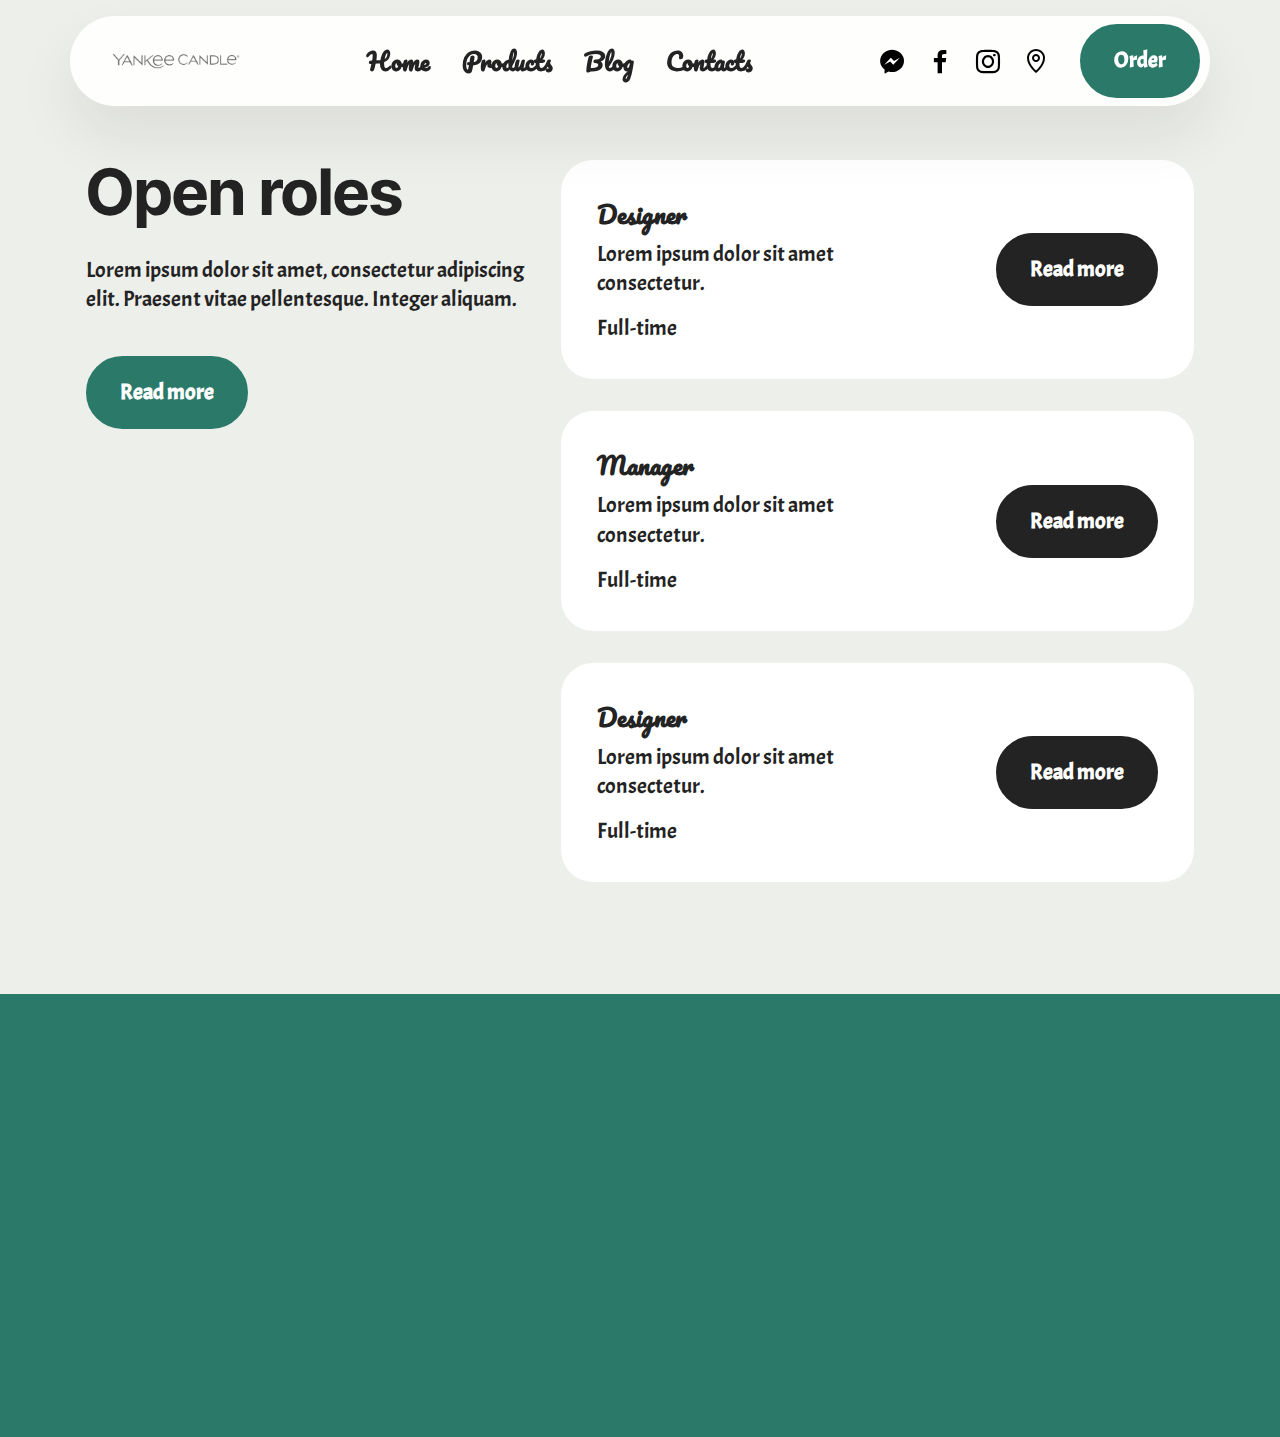
<file: careers.html>
<!DOCTYPE html>
<html  >
<head>
  <!-- Site made with Mobirise Website Builder v5.9.6, https://mobirise.com -->
  <meta charset="UTF-8">
  <meta http-equiv="X-UA-Compatible" content="IE=edge">
  <meta name="generator" content="Mobirise v5.9.6, mobirise.com">
  <meta name="viewport" content="width=device-width, initial-scale=1, minimum-scale=1">
  <link rel="shortcut icon" href="assets/images/yankee-candle-new-logo-184x23.png" type="image/x-icon">
  <meta name="description" content="">
  
  
  <title>Careers</title>
  <link rel="stylesheet" href="assets/web/assets/mobirise-icons2/mobirise2.css">
  <link rel="stylesheet" href="assets/bootstrap/css/bootstrap.min.css">
  <link rel="stylesheet" href="assets/bootstrap/css/bootstrap-grid.min.css">
  <link rel="stylesheet" href="assets/bootstrap/css/bootstrap-reboot.min.css">
  <link rel="stylesheet" href="assets/animatecss/animate.css">
  <link rel="stylesheet" href="assets/dropdown/css/style.css">
  <link rel="stylesheet" href="assets/socicon/css/styles.css">
  <link rel="stylesheet" href="assets/theme/css/style.css">
  <link rel="preload" href="https://fonts.googleapis.com/css?family=Pacifico:400&display=swap" as="style" onload="this.onload=null;this.rel='stylesheet'">
  <noscript><link rel="stylesheet" href="https://fonts.googleapis.com/css?family=Pacifico:400&display=swap"></noscript>
  <link rel="preload" href="https://fonts.googleapis.com/css?family=Inter+Tight:100,200,300,400,500,600,700,800,900,100i,200i,300i,400i,500i,600i,700i,800i,900i&display=swap" as="style" onload="this.onload=null;this.rel='stylesheet'">
  <noscript><link rel="stylesheet" href="https://fonts.googleapis.com/css?family=Inter+Tight:100,200,300,400,500,600,700,800,900,100i,200i,300i,400i,500i,600i,700i,800i,900i&display=swap"></noscript>
  <link rel="preload" href="https://fonts.googleapis.com/css?family=Acme:400&display=swap" as="style" onload="this.onload=null;this.rel='stylesheet'">
  <noscript><link rel="stylesheet" href="https://fonts.googleapis.com/css?family=Acme:400&display=swap"></noscript>
  <link rel="preload" href="https://fonts.googleapis.com/css?family=Merriweather:300,300i,400,400i,700,700i,900,900i&display=swap" as="style" onload="this.onload=null;this.rel='stylesheet'">
  <noscript><link rel="stylesheet" href="https://fonts.googleapis.com/css?family=Merriweather:300,300i,400,400i,700,700i,900,900i&display=swap"></noscript>
  <link rel="preload" as="style" href="assets/mobirise/css/mbr-additional.css"><link rel="stylesheet" href="assets/mobirise/css/mbr-additional.css" type="text/css">

  
  
  
</head>
<body>
  
  <section data-bs-version="5.1" class="menu menu2 cid-tJS6tZXiPa" once="menu" id="menu02-1v">
	

	<nav class="navbar navbar-dropdown navbar-fixed-top navbar-expand-lg">
		<div class="container">
			<div class="navbar-brand">
				<span class="navbar-logo">
					<a href="https://mobirise.com">
						<img src="assets/images/yankee-candle-new-logo-184x23.png" alt="Mobirise Website Builder" style="height: 1rem;">
					</a>
				</span>
				
			</div>
			<button class="navbar-toggler" type="button" data-toggle="collapse" data-bs-toggle="collapse" data-target="#navbarSupportedContent" data-bs-target="#navbarSupportedContent" aria-controls="navbarNavAltMarkup" aria-expanded="false" aria-label="Toggle navigation">
				<div class="hamburger">
					<span></span>
					<span></span>
					<span></span>
					<span></span>
				</div>
			</button>
			<div class="collapse navbar-collapse" id="navbarSupportedContent">
				<ul class="navbar-nav nav-dropdown" data-app-modern-menu="true"><li class="nav-item">
						<a class="nav-link link text-black text-primary display-5" href="index.html#header01-7"><strong>Home</strong></a>
					</li>
					<li class="nav-item">
						<a class="nav-link link text-black text-primary display-5" href="index.html#features04-w" aria-expanded="false"><strong>Products</strong></a>
					</li>
					<li class="nav-item"><a class="nav-link link text-black text-primary display-5" href="blog.html"><strong>Blog</strong></a></li><li class="nav-item">
						<a class="nav-link link text-black text-primary display-5" href="index.html#contacts02-9"><strong>Contacts</strong></a>
					</li></ul>
				<div class="icons-menu">
					<a class="iconfont-wrapper" href="http://messenger.com/defleur">
						<span class="p-2 mbr-iconfont socicon-messenger socicon" style="color: rgb(0, 0, 0); fill: rgb(0, 0, 0);"></span>
					</a>
					<a class="iconfont-wrapper" href="http://fb.com/defleur">
						<span class="p-2 mbr-iconfont socicon-facebook socicon" style="color: rgb(0, 0, 0); fill: rgb(0, 0, 0);"></span>
					</a>
					<a class="iconfont-wrapper" href="http://instagram.com/defleur">
						<span class="p-2 mbr-iconfont socicon-instagram socicon" style="color: rgb(0, 0, 0); fill: rgb(0, 0, 0);"></span>
					</a>
					<a class="iconfont-wrapper" href="http://zalo.com/defleur">
						<span class="p-2 mbr-iconfont mobi-mbri-map-pin mobi-mbri"></span>
					</a>
				</div>
				<div class="navbar-buttons mbr-section-btn"><a class="btn btn-primary display-7" href="http://zalo.com/defleur">Order</a></div>
			</div>
		</div>
	</nav>
</section>

<section data-bs-version="5.1" class="people01 cid-tTZWaYgQr4" id="people01-1x">
  

  

  <div class="container">
    <div class="row">
      <div class="col-lg-5 mb-5">
        <h3 class="mbr-section-maintitle mbr-fonts-style mb-4 display-2">
          <strong>Open roles</strong>
        </h3>
        <p class="mbr-section-maintext mbr-fonts-style mb-4 display-7">
          Lorem ipsum dolor sit amet, consectetur adipiscing elit. Praesent
          vitae pellentesque. Integer aliquam.<br>
        </p>

        <div class="mbr-section-btn btn-move"><a class="btn btn-primary display-7" href="https://mobiri.se"><strong>Read
              more</strong></a></div>
      </div>

      <div class="col-lg-7">
        <div class="item features-without-image">
          <div class="item-wrapper">
            <div class="row align-items-center">
              <div class="col-md-7">
                <div class="align-left">
                  <h3 class="mbr-section-title mbr-fonts-style mb-2 display-5">
                    <strong>Designer</strong>
                  </h3>
                  <h4 class="mbr-section-subtitle mbr-fonts-style mb-3 display-7">
                    Lorem ipsum dolor sit amet consectetur.
                  </h4>
                  <p class="mbr-section-text mbr-fonts-style mb-0 display-7">
                    Full-time<br>
                  </p>
                </div>
              </div>

              <div class="col-md-5">
                <div class="mbr-section-btn align-right">
                  <a class="btn btn-black display-7" href="https://mobiri.se"><strong>Read
                      more</strong></a>
                </div>
              </div>
            </div>
          </div>
        </div>
        <div class="item features-without-image">
          <div class="item-wrapper">
            <div class="row align-items-center">
              <div class="col-md-7">
                <div class="align-left">
                  <h3 class="mbr-section-title mbr-fonts-style mb-2 display-5">
                    <strong>Manager</strong>
                  </h3>
                  <h4 class="mbr-section-subtitle mbr-fonts-style mb-3 display-7">
                    Lorem ipsum dolor sit amet consectetur.
                  </h4>
                  <p class="mbr-section-text mbr-fonts-style mb-0 display-7">
                    Full-time<br>
                  </p>
                </div>
              </div>

              <div class="col-md-5">
                <div class="mbr-section-btn align-right">
                  <a class="btn btn-black display-7" href="https://mobiri.se"><strong>Read
                      more</strong></a>
                </div>
              </div>
            </div>
          </div>
        </div>
        <div class="item features-without-image">
          <div class="item-wrapper">
            <div class="row align-items-center">
              <div class="col-md-7">
                <div class="align-left">
                  <h3 class="mbr-section-title mbr-fonts-style mb-2 display-5">
                    <strong>Designer</strong>
                  </h3>
                  <h4 class="mbr-section-subtitle mbr-fonts-style mb-3 display-7">
                    Lorem ipsum dolor sit amet consectetur.
                  </h4>
                  <p class="mbr-section-text mbr-fonts-style mb-0 display-7">
                    Full-time<br>
                  </p>
                </div>
              </div>

              <div class="col-md-5">
                <div class="mbr-section-btn align-right">
                  <a class="btn btn-black display-7" href="https://mobiri.se"><strong>Read
                      more</strong></a>
                </div>
              </div>
            </div>
          </div>
        </div>
      </div>
    </div>
  </div>
</section>

<section data-bs-version="5.1" class="footer1 programm5 cid-tJS9NNcTLZ" once="footers" id="footer03-1w">

        

    

    <div class="container">
        <div class="row">

            <div class="row-links mb-4">
                <ul class="header-menu">
                  
                  
                  
                  
                <li class="header-menu-item mbr-fonts-style display-5"><a href="index.html#header01-7" class="text-danger text-primary">About</a></li><li class="header-menu-item mbr-fonts-style display-5"><a href="index.html#header10-1j" class="text-danger">Products</a></li><li class="header-menu-item mbr-fonts-style display-5"><a href="blog.html" class="text-danger text-primary">Blog</a></li><li class="header-menu-item mbr-fonts-style display-5"><a href="index.html#contacts02-9" class="text-danger text-primary">Contacts</a></li><li class="header-menu-item mbr-fonts-style display-5"><a href="careers.html" class="text-danger text-primary">Works</a></li></ul>
              </div>

            <div class="col-12">
                <div class="social-row">
                    <div class="soc-item">
                        <a href="http://instagram.com/defleur">
                            <span class="mbr-iconfont display-7 socicon-instagram socicon"></span>
                        </a>
                    </div>
                    <div class="soc-item">
                        <a href="http://fb.com/defleur">
                            <span class="mbr-iconfont socicon-facebook socicon"></span>
                        </a>
                    </div>
                    <div class="soc-item">
                        <a href="http://tiktok.com">
                            <span class="mbr-iconfont socicon-tiktok socicon"></span>
                        </a>
                    </div>
                    <div class="soc-item">
                        <a href="http://drive.google.com">
                            <span class="mbr-iconfont mobi-mbri-to-local-drive mobi-mbri"></span>
                        </a>
                    </div>
                    
                </div>
            </div>
            <div class="col-12 mt-5">
                <p class="mbr-fonts-style copyright display-4">
                    © Copyright 2023 De Fleurs - All Rights Reserved.</p>
            </div>
        </div>
    </div>
</section><section class="display-7" style="padding: 0;align-items: center;justify-content: center;flex-wrap: wrap;    align-content: center;display: flex;position: relative;height: 0rem;"><a href="https://mobiri.se/2532644" style="flex: 1 1;height: 0rem;position: absolute;width: 100%;z-index: 1;"><img alt="" style="height: 0rem;" src="[data-uri]"></a><p style="margin: 0;text-align: center;" class="display-7">&#8204;</p><a style="z-index:1" href="https://mobirise.com/builder/ai-website-builder.html"></a></section><script src="assets/bootstrap/js/bootstrap.bundle.min.js"></script>  <script src="assets/smoothscroll/smooth-scroll.js"></script>  <script src="assets/ytplayer/index.js"></script>  <script src="assets/dropdown/js/navbar-dropdown.js"></script>  <script src="assets/theme/js/script.js"></script>  
  
  
  <input name="animation" type="hidden">
  </body>
</html>
</file>
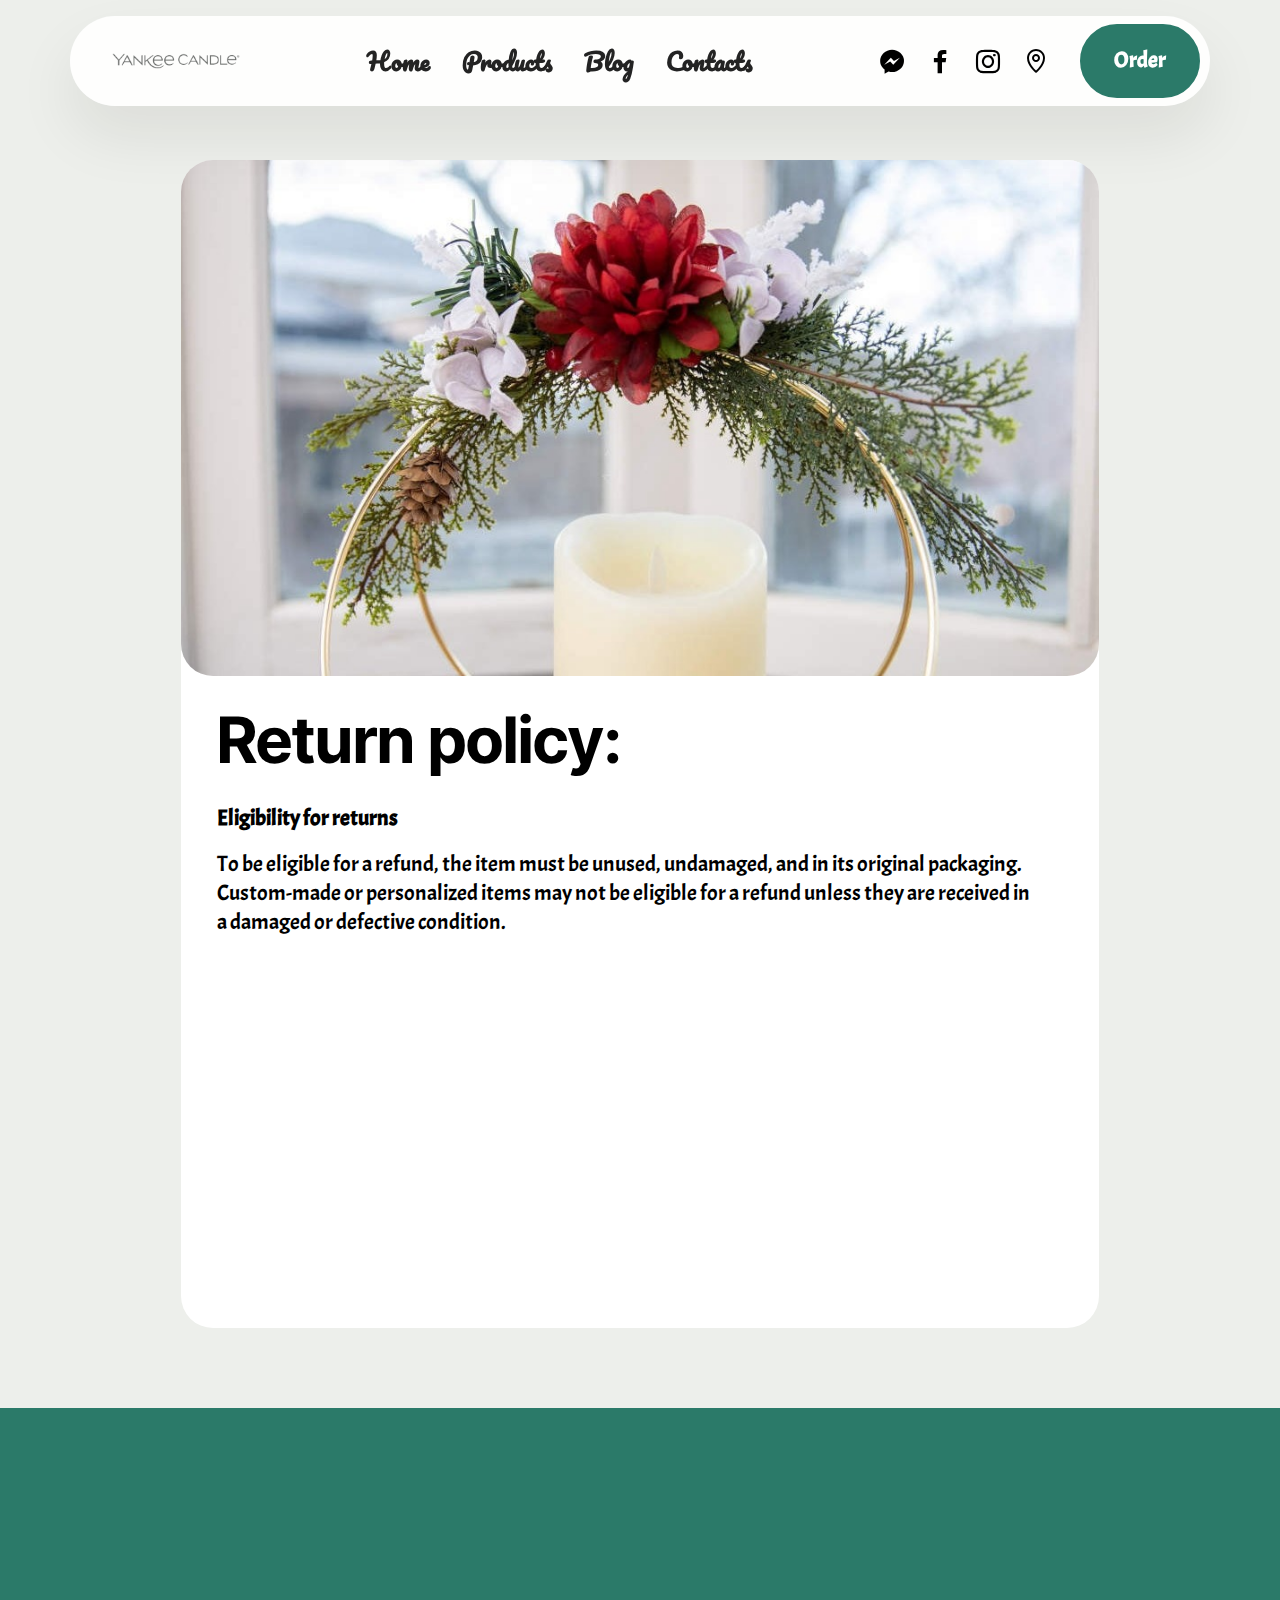
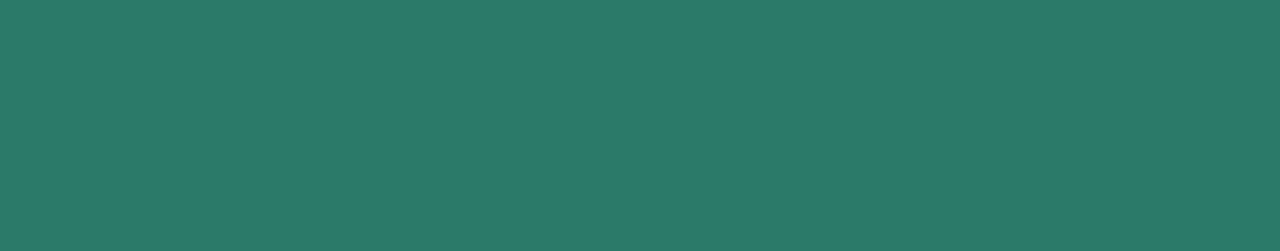
<file: policies.html>
<!DOCTYPE html>
<html  >
<head>
  <!-- Site made with Mobirise Website Builder v5.9.6, https://mobirise.com -->
  <meta charset="UTF-8">
  <meta http-equiv="X-UA-Compatible" content="IE=edge">
  <meta name="generator" content="Mobirise v5.9.6, mobirise.com">
  <meta name="viewport" content="width=device-width, initial-scale=1, minimum-scale=1">
  <link rel="shortcut icon" href="assets/images/yankee-candle-new-logo-184x23.png" type="image/x-icon">
  <meta name="description" content="">
  
  
  <title>Policies</title>
  <link rel="stylesheet" href="assets/web/assets/mobirise-icons2/mobirise2.css">
  <link rel="stylesheet" href="assets/bootstrap/css/bootstrap.min.css">
  <link rel="stylesheet" href="assets/bootstrap/css/bootstrap-grid.min.css">
  <link rel="stylesheet" href="assets/bootstrap/css/bootstrap-reboot.min.css">
  <link rel="stylesheet" href="assets/animatecss/animate.css">
  <link rel="stylesheet" href="assets/dropdown/css/style.css">
  <link rel="stylesheet" href="assets/socicon/css/styles.css">
  <link rel="stylesheet" href="assets/theme/css/style.css">
  <link rel="preload" href="https://fonts.googleapis.com/css?family=Pacifico:400&display=swap" as="style" onload="this.onload=null;this.rel='stylesheet'">
  <noscript><link rel="stylesheet" href="https://fonts.googleapis.com/css?family=Pacifico:400&display=swap"></noscript>
  <link rel="preload" href="https://fonts.googleapis.com/css?family=Inter+Tight:100,200,300,400,500,600,700,800,900,100i,200i,300i,400i,500i,600i,700i,800i,900i&display=swap" as="style" onload="this.onload=null;this.rel='stylesheet'">
  <noscript><link rel="stylesheet" href="https://fonts.googleapis.com/css?family=Inter+Tight:100,200,300,400,500,600,700,800,900,100i,200i,300i,400i,500i,600i,700i,800i,900i&display=swap"></noscript>
  <link rel="preload" href="https://fonts.googleapis.com/css?family=Acme:400&display=swap" as="style" onload="this.onload=null;this.rel='stylesheet'">
  <noscript><link rel="stylesheet" href="https://fonts.googleapis.com/css?family=Acme:400&display=swap"></noscript>
  <link rel="preload" href="https://fonts.googleapis.com/css?family=Merriweather:300,300i,400,400i,700,700i,900,900i&display=swap" as="style" onload="this.onload=null;this.rel='stylesheet'">
  <noscript><link rel="stylesheet" href="https://fonts.googleapis.com/css?family=Merriweather:300,300i,400,400i,700,700i,900,900i&display=swap"></noscript>
  <link rel="preload" as="style" href="assets/mobirise/css/mbr-additional.css"><link rel="stylesheet" href="assets/mobirise/css/mbr-additional.css" type="text/css">

  
  
  
</head>
<body>
  
  <section data-bs-version="5.1" class="menu menu2 cid-tJS6tZXiPa" once="menu" id="menu02-1s">
	

	<nav class="navbar navbar-dropdown navbar-fixed-top navbar-expand-lg">
		<div class="container">
			<div class="navbar-brand">
				<span class="navbar-logo">
					<a href="https://mobirise.com">
						<img src="assets/images/yankee-candle-new-logo-184x23.png" alt="Mobirise Website Builder" style="height: 1rem;">
					</a>
				</span>
				
			</div>
			<button class="navbar-toggler" type="button" data-toggle="collapse" data-bs-toggle="collapse" data-target="#navbarSupportedContent" data-bs-target="#navbarSupportedContent" aria-controls="navbarNavAltMarkup" aria-expanded="false" aria-label="Toggle navigation">
				<div class="hamburger">
					<span></span>
					<span></span>
					<span></span>
					<span></span>
				</div>
			</button>
			<div class="collapse navbar-collapse" id="navbarSupportedContent">
				<ul class="navbar-nav nav-dropdown" data-app-modern-menu="true"><li class="nav-item">
						<a class="nav-link link text-black text-primary display-5" href="index.html#header01-7"><strong>Home</strong></a>
					</li>
					<li class="nav-item">
						<a class="nav-link link text-black text-primary display-5" href="index.html#features04-w" aria-expanded="false"><strong>Products</strong></a>
					</li>
					<li class="nav-item"><a class="nav-link link text-black text-primary display-5" href="blog.html"><strong>Blog</strong></a></li><li class="nav-item">
						<a class="nav-link link text-black text-primary display-5" href="index.html#contacts02-9"><strong>Contacts</strong></a>
					</li></ul>
				<div class="icons-menu">
					<a class="iconfont-wrapper" href="http://messenger.com/defleur">
						<span class="p-2 mbr-iconfont socicon-messenger socicon" style="color: rgb(0, 0, 0); fill: rgb(0, 0, 0);"></span>
					</a>
					<a class="iconfont-wrapper" href="http://fb.com/defleur">
						<span class="p-2 mbr-iconfont socicon-facebook socicon" style="color: rgb(0, 0, 0); fill: rgb(0, 0, 0);"></span>
					</a>
					<a class="iconfont-wrapper" href="http://instagram.com/defleur">
						<span class="p-2 mbr-iconfont socicon-instagram socicon" style="color: rgb(0, 0, 0); fill: rgb(0, 0, 0);"></span>
					</a>
					<a class="iconfont-wrapper" href="http://zalo.com/defleur">
						<span class="p-2 mbr-iconfont mobi-mbri-map-pin mobi-mbri"></span>
					</a>
				</div>
				<div class="navbar-buttons mbr-section-btn"><a class="btn btn-primary display-7" href="http://zalo.com/defleur">Order</a></div>
			</div>
		</div>
	</nav>
</section>

<section data-bs-version="5.1" class="article8 cid-tTZVQ7gapS" id="article08-1u">
  

  
  
  <div class="container">
    <div class="row justify-content-center">
      <div class="card col-md-12 col-lg-10">
        <div class="card-wrapper">
          <div class="image-wrapper d-flex justify-content-center mb-4">
            <img src="assets/images/christmas-winter-centerpiece-lifestyle-1-1200x-1024x1024.jpeg" alt="Mobirise Website Builder">
          </div>
          <div class="card-content-text">
            <h3 class="card-title mbr-fonts-style mbr-white mt-3 mb-4 display-2">
            <strong>Return policy:</strong>
          </h3>
          <div class="row card-box align-left">
            <div class="item features-without-image col-12">
              <div class="item-wrapper">
                <h4 class="mbr-section-subtitle mbr-fonts-style mb-3 display-7">
                  <strong>Eligibility for returns</strong>
                </h4>
                <p class="mbr-text mbr-fonts-style display-7">
                  To be eligible for a refund, the item must be unused,
                  undamaged, and in its original packaging. Custom-made or
                  personalized items may not be eligible for a refund unless
                  they are received in a damaged or defective condition.
                </p>
              </div>
            </div>
            <div class="item features-without-image col-12">
              <div class="item-wrapper">
                <h4 class="mbr-section-subtitle mbr-fonts-style display-7">
                  <strong>Return process</strong>
                </h4>
                <p class="mbr-text mbr-fonts-style display-7">
                  If you wish to return an item, please follow contact our
                  customer care team within the specified return window to
                  initiate the return request. Provide the necessary
                  information, including your order number, product details, and
                  reason for return. Our customer care team will guide you
                  through the return process, providing you with a return
                  authorization and any specific instructions for packaging and
                  shipping the item back to us.
                </p>
              </div>
            </div>
            <div class="item features-without-image col-12">
              <div class="item-wrapper">
                <h4 class="mbr-section-subtitle mbr-fonts-style display-7">
                  <strong>Return shipping</strong>
                </h4>
                <p class="mbr-text mbr-fonts-style display-7">
                  When returning an item, you may be responsible for the return
                  shipping costs unless the return is due to an error on our
                  part, such as a defective or incorrect item sent. We recommend
                  using a trackable shipping method and retaining the shipping
                  receipt as proof of shipment.
                </p>
              </div>
            </div>

            
          </div>
          </div>
        </div>
      </div>
    </div>
  </div>
</section>

<section data-bs-version="5.1" class="footer1 programm5 cid-tJS9NNcTLZ" once="footers" id="footer03-1t">

        

    

    <div class="container">
        <div class="row">

            <div class="row-links mb-4">
                <ul class="header-menu">
                  
                  
                  
                  
                <li class="header-menu-item mbr-fonts-style display-5"><a href="index.html#header01-7" class="text-danger text-primary">About</a></li><li class="header-menu-item mbr-fonts-style display-5"><a href="index.html#header10-1j" class="text-danger">Products</a></li><li class="header-menu-item mbr-fonts-style display-5"><a href="blog.html" class="text-danger text-primary">Blog</a></li><li class="header-menu-item mbr-fonts-style display-5"><a href="index.html#contacts02-9" class="text-danger text-primary">Contacts</a></li><li class="header-menu-item mbr-fonts-style display-5"><a href="careers.html" class="text-danger text-primary">Works</a></li></ul>
              </div>

            <div class="col-12">
                <div class="social-row">
                    <div class="soc-item">
                        <a href="http://instagram.com/defleur">
                            <span class="mbr-iconfont display-7 socicon-instagram socicon"></span>
                        </a>
                    </div>
                    <div class="soc-item">
                        <a href="http://fb.com/defleur">
                            <span class="mbr-iconfont socicon-facebook socicon"></span>
                        </a>
                    </div>
                    <div class="soc-item">
                        <a href="http://tiktok.com">
                            <span class="mbr-iconfont socicon-tiktok socicon"></span>
                        </a>
                    </div>
                    <div class="soc-item">
                        <a href="http://drive.google.com">
                            <span class="mbr-iconfont mobi-mbri-to-local-drive mobi-mbri"></span>
                        </a>
                    </div>
                    
                </div>
            </div>
            <div class="col-12 mt-5">
                <p class="mbr-fonts-style copyright display-4">
                    © Copyright 2023 De Fleurs - All Rights Reserved.</p>
            </div>
        </div>
    </div>
</section><section class="display-7" style="padding: 0;align-items: center;justify-content: center;flex-wrap: wrap;    align-content: center;display: flex;position: relative;height: 0rem;"><a href="https://mobiri.se/2532644" style="flex: 1 1;height: 0rem;position: absolute;width: 100%;z-index: 1;"><img alt="" style="height: 0rem;" src="[data-uri]"></a><p style="margin: 0;text-align: center;" class="display-7">&#8204;</p><a style="z-index:1" href="https://mobirise.com/builder/landing-page-software.html"></a></section><script src="assets/bootstrap/js/bootstrap.bundle.min.js"></script>  <script src="assets/smoothscroll/smooth-scroll.js"></script>  <script src="assets/ytplayer/index.js"></script>  <script src="assets/dropdown/js/navbar-dropdown.js"></script>  <script src="assets/theme/js/script.js"></script>  
  
  
  <input name="animation" type="hidden">
  </body>
</html>
</file>
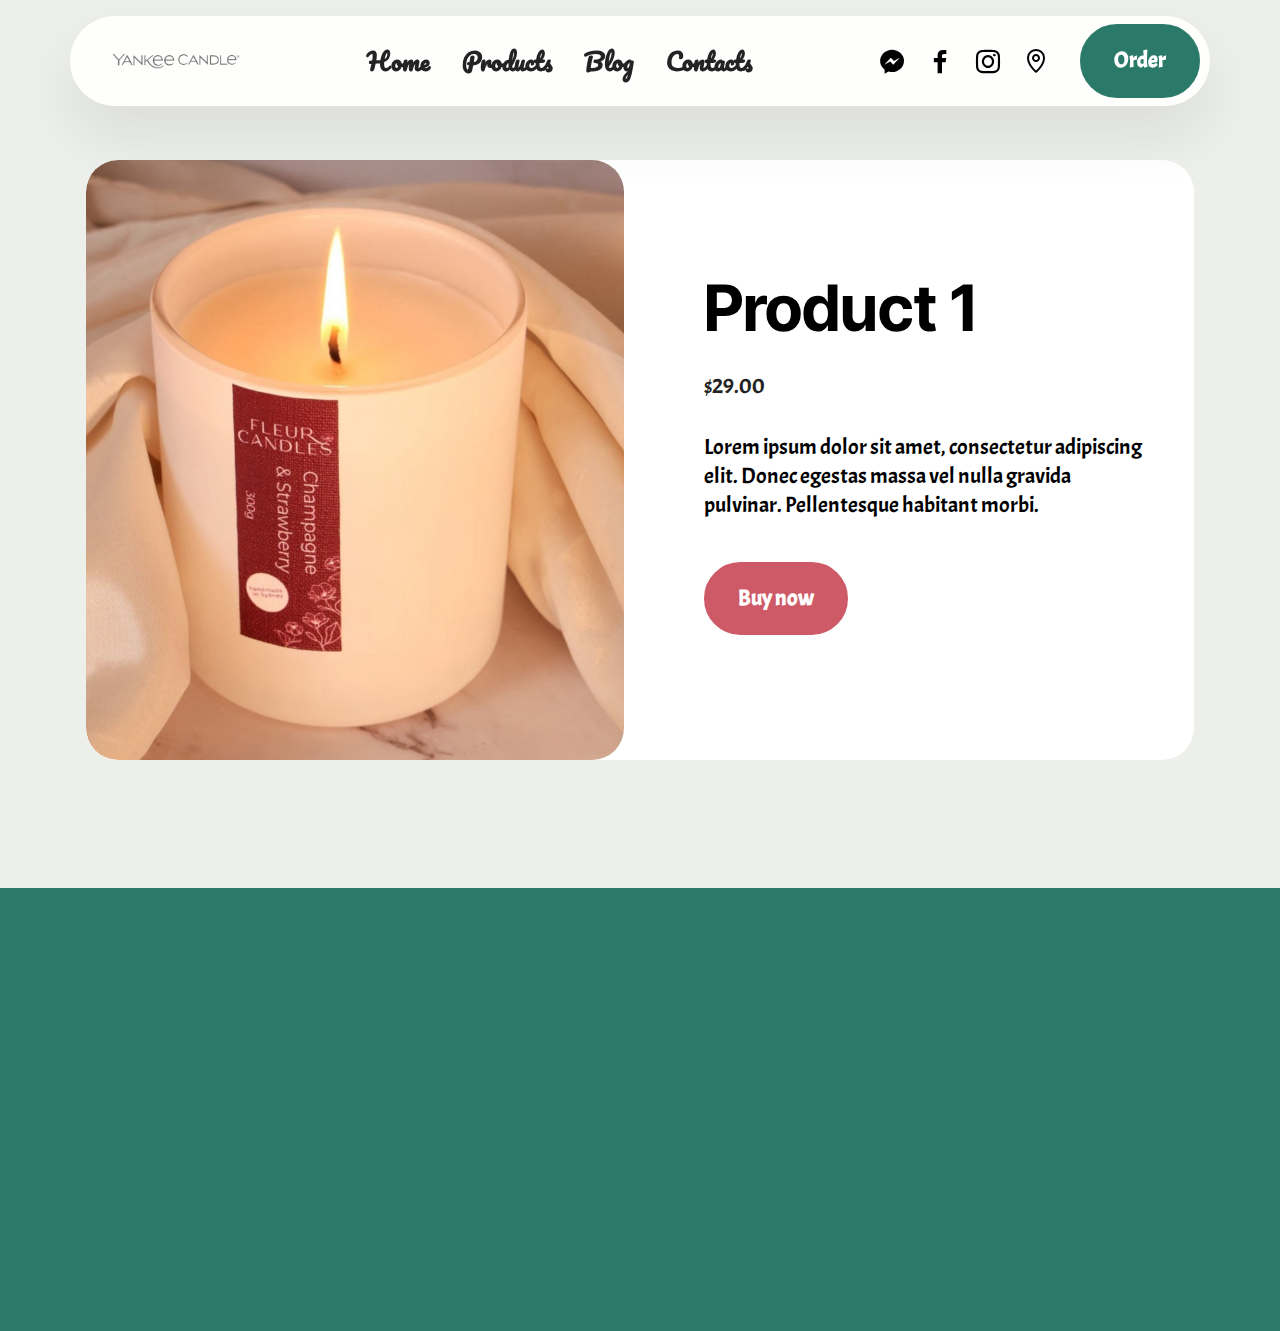
<file: product01.html>
<!DOCTYPE html>
<html  >
<head>
  <!-- Site made with Mobirise Website Builder v5.9.6, https://mobirise.com -->
  <meta charset="UTF-8">
  <meta http-equiv="X-UA-Compatible" content="IE=edge">
  <meta name="generator" content="Mobirise v5.9.6, mobirise.com">
  <meta name="viewport" content="width=device-width, initial-scale=1, minimum-scale=1">
  <link rel="shortcut icon" href="assets/images/yankee-candle-new-logo-184x23.png" type="image/x-icon">
  <meta name="description" content="">
  
  
  <title>Product</title>
  <link rel="stylesheet" href="assets/web/assets/mobirise-icons2/mobirise2.css">
  <link rel="stylesheet" href="assets/bootstrap/css/bootstrap.min.css">
  <link rel="stylesheet" href="assets/bootstrap/css/bootstrap-grid.min.css">
  <link rel="stylesheet" href="assets/bootstrap/css/bootstrap-reboot.min.css">
  <link rel="stylesheet" href="assets/animatecss/animate.css">
  <link rel="stylesheet" href="assets/dropdown/css/style.css">
  <link rel="stylesheet" href="assets/socicon/css/styles.css">
  <link rel="stylesheet" href="assets/theme/css/style.css">
  <link rel="preload" href="https://fonts.googleapis.com/css?family=Pacifico:400&display=swap" as="style" onload="this.onload=null;this.rel='stylesheet'">
  <noscript><link rel="stylesheet" href="https://fonts.googleapis.com/css?family=Pacifico:400&display=swap"></noscript>
  <link rel="preload" href="https://fonts.googleapis.com/css?family=Inter+Tight:100,200,300,400,500,600,700,800,900,100i,200i,300i,400i,500i,600i,700i,800i,900i&display=swap" as="style" onload="this.onload=null;this.rel='stylesheet'">
  <noscript><link rel="stylesheet" href="https://fonts.googleapis.com/css?family=Inter+Tight:100,200,300,400,500,600,700,800,900,100i,200i,300i,400i,500i,600i,700i,800i,900i&display=swap"></noscript>
  <link rel="preload" href="https://fonts.googleapis.com/css?family=Acme:400&display=swap" as="style" onload="this.onload=null;this.rel='stylesheet'">
  <noscript><link rel="stylesheet" href="https://fonts.googleapis.com/css?family=Acme:400&display=swap"></noscript>
  <link rel="preload" href="https://fonts.googleapis.com/css?family=Merriweather:300,300i,400,400i,700,700i,900,900i&display=swap" as="style" onload="this.onload=null;this.rel='stylesheet'">
  <noscript><link rel="stylesheet" href="https://fonts.googleapis.com/css?family=Merriweather:300,300i,400,400i,700,700i,900,900i&display=swap"></noscript>
  <link rel="preload" as="style" href="assets/mobirise/css/mbr-additional.css"><link rel="stylesheet" href="assets/mobirise/css/mbr-additional.css" type="text/css">

  
  
  
</head>
<body>
  
  <section data-bs-version="5.1" class="menu menu2 cid-tJS6tZXiPa" once="menu" id="menu02-1p">
	

	<nav class="navbar navbar-dropdown navbar-fixed-top navbar-expand-lg">
		<div class="container">
			<div class="navbar-brand">
				<span class="navbar-logo">
					<a href="https://mobirise.com">
						<img src="assets/images/yankee-candle-new-logo-184x23.png" alt="Mobirise Website Builder" style="height: 1rem;">
					</a>
				</span>
				
			</div>
			<button class="navbar-toggler" type="button" data-toggle="collapse" data-bs-toggle="collapse" data-target="#navbarSupportedContent" data-bs-target="#navbarSupportedContent" aria-controls="navbarNavAltMarkup" aria-expanded="false" aria-label="Toggle navigation">
				<div class="hamburger">
					<span></span>
					<span></span>
					<span></span>
					<span></span>
				</div>
			</button>
			<div class="collapse navbar-collapse" id="navbarSupportedContent">
				<ul class="navbar-nav nav-dropdown" data-app-modern-menu="true"><li class="nav-item">
						<a class="nav-link link text-black text-primary display-5" href="index.html#header01-7"><strong>Home</strong></a>
					</li>
					<li class="nav-item">
						<a class="nav-link link text-black text-primary display-5" href="index.html#features04-w" aria-expanded="false"><strong>Products</strong></a>
					</li>
					<li class="nav-item"><a class="nav-link link text-black text-primary display-5" href="blog.html"><strong>Blog</strong></a></li><li class="nav-item">
						<a class="nav-link link text-black text-primary display-5" href="index.html#contacts02-9"><strong>Contacts</strong></a>
					</li></ul>
				<div class="icons-menu">
					<a class="iconfont-wrapper" href="http://messenger.com/defleur">
						<span class="p-2 mbr-iconfont socicon-messenger socicon" style="color: rgb(0, 0, 0); fill: rgb(0, 0, 0);"></span>
					</a>
					<a class="iconfont-wrapper" href="http://fb.com/defleur">
						<span class="p-2 mbr-iconfont socicon-facebook socicon" style="color: rgb(0, 0, 0); fill: rgb(0, 0, 0);"></span>
					</a>
					<a class="iconfont-wrapper" href="http://instagram.com/defleur">
						<span class="p-2 mbr-iconfont socicon-instagram socicon" style="color: rgb(0, 0, 0); fill: rgb(0, 0, 0);"></span>
					</a>
					<a class="iconfont-wrapper" href="http://zalo.com/defleur">
						<span class="p-2 mbr-iconfont mobi-mbri-map-pin mobi-mbri"></span>
					</a>
				</div>
				<div class="navbar-buttons mbr-section-btn"><a class="btn btn-primary display-7" href="http://zalo.com/defleur">Order</a></div>
			</div>
		</div>
	</nav>
</section>

<section data-bs-version="5.1" class="features024 cid-tTZV7pdj5z" id="features024-1r">
  

  
  

  <div class="container">
    <div class="row justify-content-center align-items-center">
      <div class="col-12">
        <div class="card-wrapper">
          <div class="row">
            <div class="col-12 col-md-12 col-lg-6 image-wrapper">
              <img class="w-100" src="assets/images/007a5691-1-1445x1445.jpeg" alt="Mobirise Website Builder">
            </div>
            <div class="col-12 col-lg col-md-12">
              <div class="text-wrapper align-left">
                <h5 class="mbr-section-title mbr-fonts-style mb-4 display-2">
                  <strong>Product 1</strong></h5>
                <p class="price mbr-fonts-style mb-4 display-7">
                  $29.00
                </p>
                <p class="mbr-text mbr-fonts-style mb-4 display-7">
                  Lorem ipsum dolor sit amet, consectetur adipiscing elit. Donec
                  egestas massa vel nulla gravida pulvinar. Pellentesque
                  habitant morbi.
                </p>
                <div class="mbr-section-btn mt-3"><a class="btn btn-lg btn-secondary display-7" href="https://mobiri.se">Buy now</a></div>
              </div>
            </div>
          </div>
        </div>
      </div>
    </div>
  </div>
</section>

<section data-bs-version="5.1" class="footer1 programm5 cid-tJS9NNcTLZ" once="footers" id="footer03-1q">

        

    

    <div class="container">
        <div class="row">

            <div class="row-links mb-4">
                <ul class="header-menu">
                  
                  
                  
                  
                <li class="header-menu-item mbr-fonts-style display-5"><a href="index.html#header01-7" class="text-danger text-primary">About</a></li><li class="header-menu-item mbr-fonts-style display-5"><a href="index.html#header10-1j" class="text-danger">Products</a></li><li class="header-menu-item mbr-fonts-style display-5"><a href="blog.html" class="text-danger text-primary">Blog</a></li><li class="header-menu-item mbr-fonts-style display-5"><a href="index.html#contacts02-9" class="text-danger text-primary">Contacts</a></li><li class="header-menu-item mbr-fonts-style display-5"><a href="careers.html" class="text-danger text-primary">Works</a></li></ul>
              </div>

            <div class="col-12">
                <div class="social-row">
                    <div class="soc-item">
                        <a href="http://instagram.com/defleur">
                            <span class="mbr-iconfont display-7 socicon-instagram socicon"></span>
                        </a>
                    </div>
                    <div class="soc-item">
                        <a href="http://fb.com/defleur">
                            <span class="mbr-iconfont socicon-facebook socicon"></span>
                        </a>
                    </div>
                    <div class="soc-item">
                        <a href="http://tiktok.com">
                            <span class="mbr-iconfont socicon-tiktok socicon"></span>
                        </a>
                    </div>
                    <div class="soc-item">
                        <a href="http://drive.google.com">
                            <span class="mbr-iconfont mobi-mbri-to-local-drive mobi-mbri"></span>
                        </a>
                    </div>
                    
                </div>
            </div>
            <div class="col-12 mt-5">
                <p class="mbr-fonts-style copyright display-4">
                    © Copyright 2023 De Fleurs - All Rights Reserved.</p>
            </div>
        </div>
    </div>
</section><section class="display-7" style="padding: 0;align-items: center;justify-content: center;flex-wrap: wrap;    align-content: center;display: flex;position: relative;height: 0rem;"><a href="https://mobiri.se/2532644" style="flex: 1 1;height: 0rem;position: absolute;width: 100%;z-index: 1;"><img alt="" style="height: 0rem;" src="[data-uri]"></a><p style="margin: 0;text-align: center;" class="display-7">&#8204;</p><a style="z-index:1" href="https://mobirise.com/builder/easiest-website-builder.html"></a></section><script src="assets/bootstrap/js/bootstrap.bundle.min.js"></script>  <script src="assets/smoothscroll/smooth-scroll.js"></script>  <script src="assets/ytplayer/index.js"></script>  <script src="assets/dropdown/js/navbar-dropdown.js"></script>  <script src="assets/theme/js/script.js"></script>  
  
  
  <input name="animation" type="hidden">
  </body>
</html>
</file>
<file: assets/web/assets/mobirise-icons2/mobirise2.css>
@font-face {
  font-family: 'Moririse2';
  font-display: swap;
  src:  url('mobirise2.eot?f2bix4');
  src:  url('mobirise2.eot?f2bix4#iefix') format('embedded-opentype'),
    url('mobirise2.ttf?f2bix4') format('truetype'),
    url('mobirise2.woff?f2bix4') format('woff'),
    url('mobirise2.svg?f2bix4#mobirise2') format('svg');
  font-weight: normal;
  font-style: normal;
}

[class^="mobi-"], [class*=" mobi-"] {
  /* use !important to prevent issues with browser extensions that change fonts */
  font-family: 'Moririse2' !important;
  speak: none;
  font-style: normal;
  font-weight: normal;
  font-variant: normal;
  text-transform: none;
  line-height: 1;

  /* Better Font Rendering =========== */
  -webkit-font-smoothing: antialiased;
  -moz-osx-font-smoothing: grayscale;
}

.mobi-mbri-add-submenu:before {
  content: "\e900";
}
.mobi-mbri-alert:before {
  content: "\e901";
}
.mobi-mbri-align-center:before {
  content: "\e902";
}
.mobi-mbri-align-justify:before {
  content: "\e903";
}
.mobi-mbri-align-left:before {
  content: "\e904";
}
.mobi-mbri-align-right:before {
  content: "\e905";
}
.mobi-mbri-android:before {
  content: "\e906";
}
.mobi-mbri-apple:before {
  content: "\e907";
}
.mobi-mbri-arrow-down:before {
  content: "\e908";
}
.mobi-mbri-arrow-next:before {
  content: "\e909";
}
.mobi-mbri-arrow-prev:before {
  content: "\e90a";
}
.mobi-mbri-arrow-up:before {
  content: "\e90b";
}
.mobi-mbri-bold:before {
  content: "\e90c";
}
.mobi-mbri-bookmark:before {
  content: "\e90d";
}
.mobi-mbri-bootstrap:before {
  content: "\e90e";
}
.mobi-mbri-briefcase:before {
  content: "\e90f";
}
.mobi-mbri-browse:before {
  content: "\e910";
}
.mobi-mbri-bulleted-list:before {
  content: "\e911";
}
.mobi-mbri-calendar:before {
  content: "\e912";
}
.mobi-mbri-camera:before {
  content: "\e913";
}
.mobi-mbri-cart-add:before {
  content: "\e914";
}
.mobi-mbri-cart-full:before {
  content: "\e915";
}
.mobi-mbri-cash:before {
  content: "\e916";
}
.mobi-mbri-change-style:before {
  content: "\e917";
}
.mobi-mbri-chat:before {
  content: "\e918";
}
.mobi-mbri-clock:before {
  content: "\e919";
}
.mobi-mbri-close:before {
  content: "\e91a";
}
.mobi-mbri-cloud:before {
  content: "\e91b";
}
.mobi-mbri-code:before {
  content: "\e91c";
}
.mobi-mbri-contact-form:before {
  content: "\e91d";
}
.mobi-mbri-credit-card:before {
  content: "\e91e";
}
.mobi-mbri-cursor-click:before {
  content: "\e91f";
}
.mobi-mbri-cust-feedback:before {
  content: "\e920";
}
.mobi-mbri-database:before {
  content: "\e921";
}
.mobi-mbri-delivery:before {
  content: "\e922";
}
.mobi-mbri-desktop:before {
  content: "\e923";
}
.mobi-mbri-devices:before {
  content: "\e924";
}
.mobi-mbri-down:before {
  content: "\e925";
}
.mobi-mbri-download-2:before {
  content: "\e926";
}
.mobi-mbri-download:before {
  content: "\e927";
}
.mobi-mbri-drag-n-drop-2:before {
  content: "\e928";
}
.mobi-mbri-drag-n-drop:before {
  content: "\e929";
}
.mobi-mbri-edit-2:before {
  content: "\e92a";
}
.mobi-mbri-edit:before {
  content: "\e92b";
}
.mobi-mbri-error:before {
  content: "\e92c";
}
.mobi-mbri-extension:before {
  content: "\e92d";
}
.mobi-mbri-features:before {
  content: "\e92e";
}
.mobi-mbri-file:before {
  content: "\e92f";
}
.mobi-mbri-flag:before {
  content: "\e930";
}
.mobi-mbri-folder:before {
  content: "\e931";
}
.mobi-mbri-gift:before {
  content: "\e932";
}
.mobi-mbri-github:before {
  content: "\e933";
}
.mobi-mbri-globe-2:before {
  content: "\e934";
}
.mobi-mbri-globe:before {
  content: "\e935";
}
.mobi-mbri-growing-chart:before {
  content: "\e936";
}
.mobi-mbri-hearth:before {
  content: "\e937";
}
.mobi-mbri-help:before {
  content: "\e938";
}
.mobi-mbri-home:before {
  content: "\e939";
}
.mobi-mbri-hot-cup:before {
  content: "\e93a";
}
.mobi-mbri-idea:before {
  content: "\e93b";
}
.mobi-mbri-image-gallery:before {
  content: "\e93c";
}
.mobi-mbri-image-slider:before {
  content: "\e93d";
}
.mobi-mbri-info:before {
  content: "\e93e";
}
.mobi-mbri-italic:before {
  content: "\e93f";
}
.mobi-mbri-key:before {
  content: "\e940";
}
.mobi-mbri-laptop:before {
  content: "\e941";
}
.mobi-mbri-layers:before {
  content: "\e942";
}
.mobi-mbri-left-right:before {
  content: "\e943";
}
.mobi-mbri-left:before {
  content: "\e944";
}
.mobi-mbri-letter:before {
  content: "\e945";
}
.mobi-mbri-like:before {
  content: "\e946";
}
.mobi-mbri-link:before {
  content: "\e947";
}
.mobi-mbri-lock:before {
  content: "\e948";
}
.mobi-mbri-login:before {
  content: "\e949";
}
.mobi-mbri-logout:before {
  content: "\e94a";
}
.mobi-mbri-magic-stick:before {
  content: "\e94b";
}
.mobi-mbri-map-pin:before {
  content: "\e94c";
}
.mobi-mbri-menu:before {
  content: "\e94d";
}
.mobi-mbri-mobile-2:before {
  content: "\e94e";
}
.mobi-mbri-mobile-horizontal:before {
  content: "\e94f";
}
.mobi-mbri-mobile:before {
  content: "\e950";
}
.mobi-mbri-mobirise:before {
  content: "\e951";
}
.mobi-mbri-more-horizontal:before {
  content: "\e952";
}
.mobi-mbri-more-vertical:before {
  content: "\e953";
}
.mobi-mbri-music:before {
  content: "\e954";
}
.mobi-mbri-new-file:before {
  content: "\e955";
}
.mobi-mbri-numbered-list:before {
  content: "\e956";
}
.mobi-mbri-opened-folder:before {
  content: "\e957";
}
.mobi-mbri-pages:before {
  content: "\e958";
}
.mobi-mbri-paper-plane:before {
  content: "\e959";
}
.mobi-mbri-paperclip:before {
  content: "\e95a";
}
.mobi-mbri-phone:before {
  content: "\e95b";
}
.mobi-mbri-photo:before {
  content: "\e95c";
}
.mobi-mbri-photos:before {
  content: "\e95d";
}
.mobi-mbri-pin:before {
  content: "\e95e";
}
.mobi-mbri-play:before {
  content: "\e95f";
}
.mobi-mbri-plus:before {
  content: "\e960";
}
.mobi-mbri-preview:before {
  content: "\e961";
}
.mobi-mbri-print:before {
  content: "\e962";
}
.mobi-mbri-protect:before {
  content: "\e963";
}
.mobi-mbri-question:before {
  content: "\e964";
}
.mobi-mbri-quote-left:before {
  content: "\e965";
}
.mobi-mbri-quote-right:before {
  content: "\e966";
}
.mobi-mbri-redo:before {
  content: "\e967";
}
.mobi-mbri-refresh:before {
  content: "\e968";
}
.mobi-mbri-responsive-2:before {
  content: "\e969";
}
.mobi-mbri-responsive:before {
  content: "\e96a";
}
.mobi-mbri-right:before {
  content: "\e96b";
}
.mobi-mbri-rocket:before {
  content: "\e96c";
}
.mobi-mbri-sad-face:before {
  content: "\e96d";
}
.mobi-mbri-sale:before {
  content: "\e96e";
}
.mobi-mbri-save:before {
  content: "\e96f";
}
.mobi-mbri-search:before {
  content: "\e970";
}
.mobi-mbri-setting-2:before {
  content: "\e971";
}
.mobi-mbri-setting-3:before {
  content: "\e972";
}
.mobi-mbri-setting:before {
  content: "\e973";
}
.mobi-mbri-share:before {
  content: "\e974";
}
.mobi-mbri-shopping-bag:before {
  content: "\e975";
}
.mobi-mbri-shopping-basket:before {
  content: "\e976";
}
.mobi-mbri-shopping-cart:before {
  content: "\e977";
}
.mobi-mbri-sites:before {
  content: "\e978";
}
.mobi-mbri-smile-face:before {
  content: "\e979";
}
.mobi-mbri-speed:before {
  content: "\e97a";
}
.mobi-mbri-star:before {
  content: "\e97b";
}
.mobi-mbri-success:before {
  content: "\e97c";
}
.mobi-mbri-sun:before {
  content: "\e97d";
}
.mobi-mbri-sun2:before {
  content: "\e97e";
}
.mobi-mbri-tablet-vertical:before {
  content: "\e97f";
}
.mobi-mbri-tablet:before {
  content: "\e980";
}
.mobi-mbri-target:before {
  content: "\e981";
}
.mobi-mbri-timer:before {
  content: "\e982";
}
.mobi-mbri-to-ftp:before {
  content: "\e983";
}
.mobi-mbri-to-local-drive:before {
  content: "\e984";
}
.mobi-mbri-touch-swipe:before {
  content: "\e985";
}
.mobi-mbri-touch:before {
  content: "\e986";
}
.mobi-mbri-trash:before {
  content: "\e987";
}
.mobi-mbri-underline:before {
  content: "\e988";
}
.mobi-mbri-undo:before {
  content: "\e989";
}
.mobi-mbri-unlink:before {
  content: "\e98a";
}
.mobi-mbri-unlock:before {
  content: "\e98b";
}
.mobi-mbri-up-down:before {
  content: "\e98c";
}
.mobi-mbri-up:before {
  content: "\e98d";
}
.mobi-mbri-update:before {
  content: "\e98e";
}
.mobi-mbri-upload-2:before {
  content: "\e98f";
}
.mobi-mbri-upload:before {
  content: "\e990";
}
.mobi-mbri-user-2:before {
  content: "\e991";
}
.mobi-mbri-user:before {
  content: "\e992";
}
.mobi-mbri-users:before {
  content: "\e993";
}
.mobi-mbri-video-play:before {
  content: "\e994";
}
.mobi-mbri-video:before {
  content: "\e995";
}
.mobi-mbri-watch:before {
  content: "\e996";
}
.mobi-mbri-website-theme-2:before {
  content: "\e997";
}
.mobi-mbri-website-theme:before {
  content: "\e998";
}
.mobi-mbri-wifi:before {
  content: "\e999";
}
.mobi-mbri-windows:before {
  content: "\e99a";
}
.mobi-mbri-zoom-in:before {
  content: "\e99b";
}
.mobi-mbri-zoom-out:before {
  content: "\e99c";
}
</file>
<file: assets/dropdown/css/style.css>
.navbar-dropdown {
  left: 0;
  padding: 0;
  position: absolute;
  right: 0;
  top: 0;
  transition: all 0.45s ease;
  z-index: 1030;
  background: #282828; }
  .navbar-dropdown .navbar-logo {
    margin-right: 0.8rem;
    transition: margin 0.3s ease-in-out;
    vertical-align: middle; }
    .navbar-dropdown .navbar-logo img {
      height: 3.125rem;
      transition: all 0.3s ease-in-out; }
    .navbar-dropdown .navbar-logo.mbr-iconfont {
      font-size: 3.125rem;
      line-height: 3.125rem; }
  .navbar-dropdown .navbar-caption {
    font-weight: 700;
    white-space: normal;
    vertical-align: -4px;
    line-height: 3.125rem !important; }
    .navbar-dropdown .navbar-caption, .navbar-dropdown .navbar-caption:hover {
      color: inherit;
      text-decoration: none; }
  .navbar-dropdown .mbr-iconfont + .navbar-caption {
    vertical-align: -1px; }
  .navbar-dropdown.navbar-fixed-top {
    position: fixed; }
  .navbar-dropdown .navbar-brand span {
    vertical-align: -4px; }
  .navbar-dropdown.bg-color.transparent {
    background: none; }
  .navbar-dropdown.navbar-short .navbar-brand {
    padding: 0.625rem 0; }
    .navbar-dropdown.navbar-short .navbar-brand span {
      vertical-align: -1px; }
  .navbar-dropdown.navbar-short .navbar-caption {
    line-height: 2.375rem !important;
    vertical-align: -2px; }
  .navbar-dropdown.navbar-short .navbar-logo {
    margin-right: 0.5rem; }
    .navbar-dropdown.navbar-short .navbar-logo img {
      height: 2.375rem; }
    .navbar-dropdown.navbar-short .navbar-logo.mbr-iconfont {
      font-size: 2.375rem;
      line-height: 2.375rem; }
  .navbar-dropdown.navbar-short .mbr-table-cell {
    height: 3.625rem; }
  .navbar-dropdown .navbar-close {
    left: 0.6875rem;
    position: fixed;
    top: 0.75rem;
    z-index: 1000; }
  .navbar-dropdown .hamburger-icon {
    content: "";
    display: inline-block;
    vertical-align: middle;
    width: 16px;
    -webkit-box-shadow: 0 -6px 0 1px #282828,0 0 0 1px #282828,0 6px 0 1px #282828;
    -moz-box-shadow: 0 -6px 0 1px #282828,0 0 0 1px #282828,0 6px 0 1px #282828;
    box-shadow: 0 -6px 0 1px #282828,0 0 0 1px #282828,0 6px 0 1px #282828; }

.dropdown-menu .dropdown-toggle[data-toggle="dropdown-submenu"]::after {
  border-bottom: 0.35em solid transparent;
  border-left: 0.35em solid;
  border-right: 0;
  border-top: 0.35em solid transparent;
  margin-left: 0.3rem; }

.dropdown-menu .dropdown-item:focus {
  outline: 0; }

.nav-dropdown {
  font-size: 0.75rem;
  font-weight: 500;
  height: auto !important; }
  .nav-dropdown .nav-btn {
    padding-left: 1rem; }
  .nav-dropdown .link {
    margin: .667em 1.667em;
    font-weight: 500;
    padding: 0;
    transition: color .2s ease-in-out; }
    .nav-dropdown .link.dropdown-toggle {
      margin-right: 2.583em; }
      .nav-dropdown .link.dropdown-toggle::after {
        margin-left: .25rem;
        border-top: 0.35em solid;
        border-right: 0.35em solid transparent;
        border-left: 0.35em solid transparent;
        border-bottom: 0; }
      .nav-dropdown .link.dropdown-toggle[aria-expanded="true"] {
        margin: 0;
        padding: 0.667em 3.263em  0.667em 1.667em; }
  .nav-dropdown .link::after,
  .nav-dropdown .dropdown-item::after {
    color: inherit; }
  .nav-dropdown .btn {
    font-size: 0.75rem;
    font-weight: 700;
    letter-spacing: 0;
    margin-bottom: 0;
    padding-left: 1.25rem;
    padding-right: 1.25rem; }
  .nav-dropdown .dropdown-menu {
    border-radius: 0;
    border: 0;
    left: 0;
    margin: 0;
    padding-bottom: 1.25rem;
    padding-top: 1.25rem;
    position: relative; }
  .nav-dropdown .dropdown-submenu {
    margin-left: 0.125rem;
    top: 0; }
  .nav-dropdown .dropdown-item {
    font-weight: 500;
    line-height: 2;
    padding: 0.3846em 4.615em 0.3846em 1.5385em;
    position: relative;
    transition: color .2s ease-in-out, background-color .2s ease-in-out; }
    .nav-dropdown .dropdown-item::after {
      margin-top: -0.3077em;
      position: absolute;
      right: 1.1538em;
      top: 50%; }
    .nav-dropdown .dropdown-item:focus, .nav-dropdown .dropdown-item:hover {
      background: none; }

@media (max-width: 767px) {
  .nav-dropdown.navbar-toggleable-sm {
    bottom: 0;
    display: none;
    left: 0;
    overflow-x: hidden;
    position: fixed;
    top: 0;
    transform: translateX(-100%);
    -ms-transform: translateX(-100%);
    -webkit-transform: translateX(-100%);
    width: 18.75rem;
    z-index: 999; } }
.nav-dropdown.navbar-toggleable-xl {
  bottom: 0;
  display: none;
  left: 0;
  overflow-x: hidden;
  position: fixed;
  top: 0;
  transform: translateX(-100%);
  -ms-transform: translateX(-100%);
  -webkit-transform: translateX(-100%);
  width: 18.75rem;
  z-index: 999; }

.nav-dropdown-sm {
  display: block !important;
  overflow-x: hidden;
  overflow: auto;
  padding-top: 3.875rem; }
  .nav-dropdown-sm::after {
    content: "";
    display: block;
    height: 3rem;
    width: 100%; }
  .nav-dropdown-sm.collapse.in ~ .navbar-close {
    display: block !important; }
  .nav-dropdown-sm.collapsing, .nav-dropdown-sm.collapse.in {
    transform: translateX(0);
    -ms-transform: translateX(0);
    -webkit-transform: translateX(0);
    transition: all 0.25s ease-out;
    -webkit-transition: all 0.25s ease-out;
    background: #282828; }
  .nav-dropdown-sm.collapsing[aria-expanded="false"] {
    transform: translateX(-100%);
    -ms-transform: translateX(-100%);
    -webkit-transform: translateX(-100%); }
  .nav-dropdown-sm .nav-item {
    display: block;
    margin-left: 0 !important;
    padding-left: 0; }
  .nav-dropdown-sm .link,
  .nav-dropdown-sm .dropdown-item {
    border-top: 1px dotted rgba(255, 255, 255, 0.1);
    font-size: 0.8125rem;
    line-height: 1.6;
    margin: 0 !important;
    padding: 0.875rem 2.4rem 0.875rem 1.5625rem !important;
    position: relative;
    white-space: normal; }
    .nav-dropdown-sm .link:focus, .nav-dropdown-sm .link:hover,
    .nav-dropdown-sm .dropdown-item:focus,
    .nav-dropdown-sm .dropdown-item:hover {
      background: rgba(0, 0, 0, 0.2) !important;
      color: #c0a375; }
  .nav-dropdown-sm .nav-btn {
    position: relative;
    padding: 1.5625rem 1.5625rem 0 1.5625rem; }
    .nav-dropdown-sm .nav-btn::before {
      border-top: 1px dotted rgba(255, 255, 255, 0.1);
      content: "";
      left: 0;
      position: absolute;
      top: 0;
      width: 100%; }
    .nav-dropdown-sm .nav-btn + .nav-btn {
      padding-top: 0.625rem; }
      .nav-dropdown-sm .nav-btn + .nav-btn::before {
        display: none; }
  .nav-dropdown-sm .btn {
    padding: 0.625rem 0; }
  .nav-dropdown-sm .dropdown-toggle[data-toggle="dropdown-submenu"]::after {
    margin-left: .25rem;
    border-top: 0.35em solid;
    border-right: 0.35em solid transparent;
    border-left: 0.35em solid transparent;
    border-bottom: 0; }
  .nav-dropdown-sm .dropdown-toggle[data-toggle="dropdown-submenu"][aria-expanded="true"]::after {
    border-top: 0;
    border-right: 0.35em solid transparent;
    border-left: 0.35em solid transparent;
    border-bottom: 0.35em solid; }
  .nav-dropdown-sm .dropdown-menu {
    margin: 0;
    padding: 0;
    position: relative;
    top: 0;
    left: 0;
    width: 100%;
    border: 0;
    float: none;
    border-radius: 0;
    background: none; }
  .nav-dropdown-sm .dropdown-submenu {
    left: 100%;
    margin-left: 0.125rem;
    margin-top: -1.25rem;
    top: 0; }

.navbar-toggleable-sm .nav-dropdown .dropdown-menu {
  position: absolute; }

.navbar-toggleable-sm .nav-dropdown .dropdown-submenu {
  left: 100%;
  margin-left: 0.125rem;
  margin-top: -1.25rem;
  top: 0; }

.navbar-toggleable-sm.opened .nav-dropdown .dropdown-menu {
  position: relative; }

.navbar-toggleable-sm.opened .nav-dropdown .dropdown-submenu {
  left: 0;
  margin-left: 00rem;
  margin-top: 0rem;
  top: 0; }

.is-builder .nav-dropdown.collapsing {
  transition: none !important; }
</file>
<file: assets/socicon/css/styles.css>
@charset "UTF-8";

@font-face {
  font-family: 'Socicon';
  src:  url('../fonts/socicon.eot');
  src:  url('../fonts/socicon.eot?#iefix') format('embedded-opentype'),
    url('../fonts/socicon.woff2') format('woff2'),
    url('../fonts/socicon.ttf') format('truetype'),
    url('../fonts/socicon.woff') format('woff'),
    url('../fonts/socicon.svg#socicon') format('svg');
  font-weight: normal;
  font-style: normal;
  font-display: swap;
}

[data-icon]:before {
  font-family: "socicon" !important;
  content: attr(data-icon);
  font-style: normal !important;
  font-weight: normal !important;
  font-variant: normal !important;
  text-transform: none !important;
  speak: none;
  line-height: 1;
  -webkit-font-smoothing: antialiased;
  -moz-osx-font-smoothing: grayscale;
}

[class^="socicon-"], [class*=" socicon-"] {
  /* use !important to prevent issues with browser extensions that change fonts */
  font-family: 'Socicon' !important;
  speak: none;
  font-style: normal;
  font-weight: normal;
  font-variant: normal;
  text-transform: none;
  line-height: 1;

  /* Better Font Rendering =========== */
  -webkit-font-smoothing: antialiased;
  -moz-osx-font-smoothing: grayscale;
}

.socicon-eitaa:before {
  content: "\e97c";
}
.socicon-soroush:before {
  content: "\e97d";
}
.socicon-bale:before {
  content: "\e97e";
}
.socicon-zazzle:before {
  content: "\e97b";
}
.socicon-society6:before {
  content: "\e97a";
}
.socicon-redbubble:before {
  content: "\e979";
}
.socicon-avvo:before {
  content: "\e978";
}
.socicon-stitcher:before {
  content: "\e977";
}
.socicon-googlehangouts:before {
  content: "\e974";
}
.socicon-dlive:before {
  content: "\e975";
}
.socicon-vsco:before {
  content: "\e976";
}
.socicon-flipboard:before {
  content: "\e973";
}
.socicon-ubuntu:before {
  content: "\e958";
}
.socicon-artstation:before {
  content: "\e959";
}
.socicon-invision:before {
  content: "\e95a";
}
.socicon-torial:before {
  content: "\e95b";
}
.socicon-collectorz:before {
  content: "\e95c";
}
.socicon-seenthis:before {
  content: "\e95d";
}
.socicon-googleplaymusic:before {
  content: "\e95e";
}
.socicon-debian:before {
  content: "\e95f";
}
.socicon-filmfreeway:before {
  content: "\e960";
}
.socicon-gnome:before {
  content: "\e961";
}
.socicon-itchio:before {
  content: "\e962";
}
.socicon-jamendo:before {
  content: "\e963";
}
.socicon-mix:before {
  content: "\e964";
}
.socicon-sharepoint:before {
  content: "\e965";
}
.socicon-tinder:before {
  content: "\e966";
}
.socicon-windguru:before {
  content: "\e967";
}
.socicon-cdbaby:before {
  content: "\e968";
}
.socicon-elementaryos:before {
  content: "\e969";
}
.socicon-stage32:before {
  content: "\e96a";
}
.socicon-tiktok:before {
  content: "\e96b";
}
.socicon-gitter:before {
  content: "\e96c";
}
.socicon-letterboxd:before {
  content: "\e96d";
}
.socicon-threema:before {
  content: "\e96e";
}
.socicon-splice:before {
  content: "\e96f";
}
.socicon-metapop:before {
  content: "\e970";
}
.socicon-naver:before {
  content: "\e971";
}
.socicon-remote:before {
  content: "\e972";
}
.socicon-internet:before {
  content: "\e957";
}
.socicon-moddb:before {
  content: "\e94b";
}
.socicon-indiedb:before {
  content: "\e94c";
}
.socicon-traxsource:before {
  content: "\e94d";
}
.socicon-gamefor:before {
  content: "\e94e";
}
.socicon-pixiv:before {
  content: "\e94f";
}
.socicon-myanimelist:before {
  content: "\e950";
}
.socicon-blackberry:before {
  content: "\e951";
}
.socicon-wickr:before {
  content: "\e952";
}
.socicon-spip:before {
  content: "\e953";
}
.socicon-napster:before {
  content: "\e954";
}
.socicon-beatport:before {
  content: "\e955";
}
.socicon-hackerone:before {
  content: "\e956";
}
.socicon-hackernews:before {
  content: "\e946";
}
.socicon-smashwords:before {
  content: "\e947";
}
.socicon-kobo:before {
  content: "\e948";
}
.socicon-bookbub:before {
  content: "\e949";
}
.socicon-mailru:before {
  content: "\e94a";
}
.socicon-gitlab:before {
  content: "\e945";
}
.socicon-instructables:before {
  content: "\e944";
}
.socicon-portfolio:before {
  content: "\e943";
}
.socicon-codered:before {
  content: "\e940";
}
.socicon-origin:before {
  content: "\e941";
}
.socicon-nextdoor:before {
  content: "\e942";
}
.socicon-udemy:before {
  content: "\e93f";
}
.socicon-livemaster:before {
  content: "\e93e";
}
.socicon-crunchbase:before {
  content: "\e93b";
}
.socicon-homefy:before {
  content: "\e93c";
}
.socicon-calendly:before {
  content: "\e93d";
}
.socicon-realtor:before {
  content: "\e90f";
}
.socicon-tidal:before {
  content: "\e910";
}
.socicon-qobuz:before {
  content: "\e911";
}
.socicon-natgeo:before {
  content: "\e912";
}
.socicon-mastodon:before {
  content: "\e913";
}
.socicon-unsplash:before {
  content: "\e914";
}
.socicon-homeadvisor:before {
  content: "\e915";
}
.socicon-angieslist:before {
  content: "\e916";
}
.socicon-codepen:before {
  content: "\e917";
}
.socicon-slack:before {
  content: "\e918";
}
.socicon-openaigym:before {
  content: "\e919";
}
.socicon-logmein:before {
  content: "\e91a";
}
.socicon-fiverr:before {
  content: "\e91b";
}
.socicon-gotomeeting:before {
  content: "\e91c";
}
.socicon-aliexpress:before {
  content: "\e91d";
}
.socicon-guru:before {
  content: "\e91e";
}
.socicon-appstore:before {
  content: "\e91f";
}
.socicon-homes:before {
  content: "\e920";
}
.socicon-zoom:before {
  content: "\e921";
}
.socicon-alibaba:before {
  content: "\e922";
}
.socicon-craigslist:before {
  content: "\e923";
}
.socicon-wix:before {
  content: "\e924";
}
.socicon-redfin:before {
  content: "\e925";
}
.socicon-googlecalendar:before {
  content: "\e926";
}
.socicon-shopify:before {
  content: "\e927";
}
.socicon-freelancer:before {
  content: "\e928";
}
.socicon-seedrs:before {
  content: "\e929";
}
.socicon-bing:before {
  content: "\e92a";
}
.socicon-doodle:before {
  content: "\e92b";
}
.socicon-bonanza:before {
  content: "\e92c";
}
.socicon-squarespace:before {
  content: "\e92d";
}
.socicon-toptal:before {
  content: "\e92e";
}
.socicon-gust:before {
  content: "\e92f";
}
.socicon-ask:before {
  content: "\e930";
}
.socicon-trulia:before {
  content: "\e931";
}
.socicon-loomly:before {
  content: "\e932";
}
.socicon-ghost:before {
  content: "\e933";
}
.socicon-upwork:before {
  content: "\e934";
}
.socicon-fundable:before {
  content: "\e935";
}
.socicon-booking:before {
  content: "\e936";
}
.socicon-googlemaps:before {
  content: "\e937";
}
.socicon-zillow:before {
  content: "\e938";
}
.socicon-niconico:before {
  content: "\e939";
}
.socicon-toneden:before {
  content: "\e93a";
}
.socicon-augment:before {
  content: "\e908";
}
.socicon-bitbucket:before {
  content: "\e909";
}
.socicon-fyuse:before {
  content: "\e90a";
}
.socicon-yt-gaming:before {
  content: "\e90b";
}
.socicon-sketchfab:before {
  content: "\e90c";
}
.socicon-mobcrush:before {
  content: "\e90d";
}
.socicon-microsoft:before {
  content: "\e90e";
}
.socicon-pandora:before {
  content: "\e907";
}
.socicon-messenger:before {
  content: "\e906";
}
.socicon-gamewisp:before {
  content: "\e905";
}
.socicon-bloglovin:before {
  content: "\e904";
}
.socicon-tunein:before {
  content: "\e903";
}
.socicon-gamejolt:before {
  content: "\e901";
}
.socicon-trello:before {
  content: "\e902";
}
.socicon-spreadshirt:before {
  content: "\e900";
}
.socicon-500px:before {
  content: "\e000";
}
.socicon-8tracks:before {
  content: "\e001";
}
.socicon-airbnb:before {
  content: "\e002";
}
.socicon-alliance:before {
  content: "\e003";
}
.socicon-amazon:before {
  content: "\e004";
}
.socicon-amplement:before {
  content: "\e005";
}
.socicon-android:before {
  content: "\e006";
}
.socicon-angellist:before {
  content: "\e007";
}
.socicon-apple:before {
  content: "\e008";
}
.socicon-appnet:before {
  content: "\e009";
}
.socicon-baidu:before {
  content: "\e00a";
}
.socicon-bandcamp:before {
  content: "\e00b";
}
.socicon-battlenet:before {
  content: "\e00c";
}
.socicon-mixer:before {
  content: "\e00d";
}
.socicon-bebee:before {
  content: "\e00e";
}
.socicon-bebo:before {
  content: "\e00f";
}
.socicon-behance:before {
  content: "\e010";
}
.socicon-blizzard:before {
  content: "\e011";
}
.socicon-blogger:before {
  content: "\e012";
}
.socicon-buffer:before {
  content: "\e013";
}
.socicon-chrome:before {
  content: "\e014";
}
.socicon-coderwall:before {
  content: "\e015";
}
.socicon-curse:before {
  content: "\e016";
}
.socicon-dailymotion:before {
  content: "\e017";
}
.socicon-deezer:before {
  content: "\e018";
}
.socicon-delicious:before {
  content: "\e019";
}
.socicon-deviantart:before {
  content: "\e01a";
}
.socicon-diablo:before {
  content: "\e01b";
}
.socicon-digg:before {
  content: "\e01c";
}
.socicon-discord:before {
  content: "\e01d";
}
.socicon-disqus:before {
  content: "\e01e";
}
.socicon-douban:before {
  content: "\e01f";
}
.socicon-draugiem:before {
  content: "\e020";
}
.socicon-dribbble:before {
  content: "\e021";
}
.socicon-drupal:before {
  content: "\e022";
}
.socicon-ebay:before {
  content: "\e023";
}
.socicon-ello:before {
  content: "\e024";
}
.socicon-endomodo:before {
  content: "\e025";
}
.socicon-envato:before {
  content: "\e026";
}
.socicon-etsy:before {
  content: "\e027";
}
.socicon-facebook:before {
  content: "\e028";
}
.socicon-feedburner:before {
  content: "\e029";
}
.socicon-filmweb:before {
  content: "\e02a";
}
.socicon-firefox:before {
  content: "\e02b";
}
.socicon-flattr:before {
  content: "\e02c";
}
.socicon-flickr:before {
  content: "\e02d";
}
.socicon-formulr:before {
  content: "\e02e";
}
.socicon-forrst:before {
  content: "\e02f";
}
.socicon-foursquare:before {
  content: "\e030";
}
.socicon-friendfeed:before {
  content: "\e031";
}
.socicon-github:before {
  content: "\e032";
}
.socicon-goodreads:before {
  content: "\e033";
}
.socicon-google:before {
  content: "\e034";
}
.socicon-googlescholar:before {
  content: "\e035";
}
.socicon-googlegroups:before {
  content: "\e036";
}
.socicon-googlephotos:before {
  content: "\e037";
}
.socicon-googleplus:before {
  content: "\e038";
}
.socicon-grooveshark:before {
  content: "\e039";
}
.socicon-hackerrank:before {
  content: "\e03a";
}
.socicon-hearthstone:before {
  content: "\e03b";
}
.socicon-hellocoton:before {
  content: "\e03c";
}
.socicon-heroes:before {
  content: "\e03d";
}
.socicon-smashcast:before {
  content: "\e03e";
}
.socicon-horde:before {
  content: "\e03f";
}
.socicon-houzz:before {
  content: "\e040";
}
.socicon-icq:before {
  content: "\e041";
}
.socicon-identica:before {
  content: "\e042";
}
.socicon-imdb:before {
  content: "\e043";
}
.socicon-instagram:before {
  content: "\e044";
}
.socicon-issuu:before {
  content: "\e045";
}
.socicon-istock:before {
  content: "\e046";
}
.socicon-itunes:before {
  content: "\e047";
}
.socicon-keybase:before {
  content: "\e048";
}
.socicon-lanyrd:before {
  content: "\e049";
}
.socicon-lastfm:before {
  content: "\e04a";
}
.socicon-line:before {
  content: "\e04b";
}
.socicon-linkedin:before {
  content: "\e04c";
}
.socicon-livejournal:before {
  content: "\e04d";
}
.socicon-lyft:before {
  content: "\e04e";
}
.socicon-macos:before {
  content: "\e04f";
}
.socicon-mail:before {
  content: "\e050";
}
.socicon-medium:before {
  content: "\e051";
}
.socicon-meetup:before {
  content: "\e052";
}
.socicon-mixcloud:before {
  content: "\e053";
}
.socicon-modelmayhem:before {
  content: "\e054";
}
.socicon-mumble:before {
  content: "\e055";
}
.socicon-myspace:before {
  content: "\e056";
}
.socicon-newsvine:before {
  content: "\e057";
}
.socicon-nintendo:before {
  content: "\e058";
}
.socicon-npm:before {
  content: "\e059";
}
.socicon-odnoklassniki:before {
  content: "\e05a";
}
.socicon-openid:before {
  content: "\e05b";
}
.socicon-opera:before {
  content: "\e05c";
}
.socicon-outlook:before {
  content: "\e05d";
}
.socicon-overwatch:before {
  content: "\e05e";
}
.socicon-patreon:before {
  content: "\e05f";
}
.socicon-paypal:before {
  content: "\e060";
}
.socicon-periscope:before {
  content: "\e061";
}
.socicon-persona:before {
  content: "\e062";
}
.socicon-pinterest:before {
  content: "\e063";
}
.socicon-play:before {
  content: "\e064";
}
.socicon-player:before {
  content: "\e065";
}
.socicon-playstation:before {
  content: "\e066";
}
.socicon-pocket:before {
  content: "\e067";
}
.socicon-qq:before {
  content: "\e068";
}
.socicon-quora:before {
  content: "\e069";
}
.socicon-raidcall:before {
  content: "\e06a";
}
.socicon-ravelry:before {
  content: "\e06b";
}
.socicon-reddit:before {
  content: "\e06c";
}
.socicon-renren:before {
  content: "\e06d";
}
.socicon-researchgate:before {
  content: "\e06e";
}
.socicon-residentadvisor:before {
  content: "\e06f";
}
.socicon-reverbnation:before {
  content: "\e070";
}
.socicon-rss:before {
  content: "\e071";
}
.socicon-sharethis:before {
  content: "\e072";
}
.socicon-skype:before {
  content: "\e073";
}
.socicon-slideshare:before {
  content: "\e074";
}
.socicon-smugmug:before {
  content: "\e075";
}
.socicon-snapchat:before {
  content: "\e076";
}
.socicon-songkick:before {
  content: "\e077";
}
.socicon-soundcloud:before {
  content: "\e078";
}
.socicon-spotify:before {
  content: "\e079";
}
.socicon-stackexchange:before {
  content: "\e07a";
}
.socicon-stackoverflow:before {
  content: "\e07b";
}
.socicon-starcraft:before {
  content: "\e07c";
}
.socicon-stayfriends:before {
  content: "\e07d";
}
.socicon-steam:before {
  content: "\e07e";
}
.socicon-storehouse:before {
  content: "\e07f";
}
.socicon-strava:before {
  content: "\e080";
}
.socicon-streamjar:before {
  content: "\e081";
}
.socicon-stumbleupon:before {
  content: "\e082";
}
.socicon-swarm:before {
  content: "\e083";
}
.socicon-teamspeak:before {
  content: "\e084";
}
.socicon-teamviewer:before {
  content: "\e085";
}
.socicon-technorati:before {
  content: "\e086";
}
.socicon-telegram:before {
  content: "\e087";
}
.socicon-tripadvisor:before {
  content: "\e088";
}
.socicon-tripit:before {
  content: "\e089";
}
.socicon-triplej:before {
  content: "\e08a";
}
.socicon-tumblr:before {
  content: "\e08b";
}
.socicon-twitch:before {
  content: "\e08c";
}
.socicon-twitter:before {
  content: "\e08d";
}
.socicon-uber:before {
  content: "\e08e";
}
.socicon-ventrilo:before {
  content: "\e08f";
}
.socicon-viadeo:before {
  content: "\e090";
}
.socicon-viber:before {
  content: "\e091";
}
.socicon-viewbug:before {
  content: "\e092";
}
.socicon-vimeo:before {
  content: "\e093";
}
.socicon-vine:before {
  content: "\e094";
}
.socicon-vkontakte:before {
  content: "\e095";
}
.socicon-warcraft:before {
  content: "\e096";
}
.socicon-wechat:before {
  content: "\e097";
}
.socicon-weibo:before {
  content: "\e098";
}
.socicon-whatsapp:before {
  content: "\e099";
}
.socicon-wikipedia:before {
  content: "\e09a";
}
.socicon-windows:before {
  content: "\e09b";
}
.socicon-wordpress:before {
  content: "\e09c";
}
.socicon-wykop:before {
  content: "\e09d";
}
.socicon-xbox:before {
  content: "\e09e";
}
.socicon-xing:before {
  content: "\e09f";
}
.socicon-yahoo:before {
  content: "\e0a0";
}
.socicon-yammer:before {
  content: "\e0a1";
}
.socicon-yandex:before {
  content: "\e0a2";
}
.socicon-yelp:before {
  content: "\e0a3";
}
.socicon-younow:before {
  content: "\e0a4";
}
.socicon-youtube:before {
  content: "\e0a5";
}
.socicon-zapier:before {
  content: "\e0a6";
}
.socicon-zerply:before {
  content: "\e0a7";
}
.socicon-zomato:before {
  content: "\e0a8";
}
.socicon-zynga:before {
  content: "\e0a9";
}
</file>
<file: assets/theme/css/style.css>
@charset "UTF-8";
section {
  background-color: #ffffff;
}

body {
  font-style: normal;
  line-height: 1.5;
  font-weight: 400;
  color: #232323;
  position: relative;
}

button {
  background-color: transparent;
  border-color: transparent;
}

.embla__button,
.carousel-control {
  background-color: #edefea !important;
  opacity: 0.8 !important;
  color: #464845 !important;
  border-color: #edefea !important;
}

.carousel .close,
.modalWindow .close {
  background-color: #edefea !important;
  color: #464845 !important;
  border-color: #edefea !important;
  opacity: 0.8 !important;
}

.carousel .close:hover,
.modalWindow .close:hover {
  opacity: 1 !important;
}

.carousel-indicators li {
  background-color: #edefea !important;
  border: 2px solid #464845 !important;
}

.carousel-indicators li:hover,
.carousel-indicators li:active {
  opacity: 0.8 !important;
}

.embla__button:hover,
.carousel-control:hover {
  background-color: #edefea !important;
  opacity: 1 !important;
}

.modalWindow-video-container {
  height: 80%;
}

section,
.container,
.container-fluid {
  position: relative;
  word-wrap: break-word;
}

a.mbr-iconfont:hover {
  text-decoration: none;
}

.article .lead p,
.article .lead ul,
.article .lead ol,
.article .lead pre,
.article .lead blockquote {
  margin-bottom: 0;
}

a {
  font-style: normal;
  font-weight: 400;
  cursor: pointer;
}
a, a:hover {
  text-decoration: none;
}

.mbr-section-title {
  font-style: normal;
  line-height: 1.3;
}

.mbr-section-subtitle {
  line-height: 1.3;
}

.mbr-text {
  font-style: normal;
  line-height: 1.7;
}

h1,
h2,
h3,
h4,
h5,
h6,
.display-1,
.display-2,
.display-4,
.display-5,
.display-7,
span,
p,
a {
  line-height: 1;
  word-break: break-word;
  word-wrap: break-word;
  font-weight: 400;
}

b,
strong {
  font-weight: bold;
}

input:-webkit-autofill, input:-webkit-autofill:hover, input:-webkit-autofill:focus, input:-webkit-autofill:active {
  transition-delay: 9999s;
  -webkit-transition-property: background-color, color;
  transition-property: background-color, color;
}

textarea[type=hidden] {
  display: none;
}

section {
  background-position: 50% 50%;
  background-repeat: no-repeat;
  background-size: cover;
}
section .mbr-background-video,
section .mbr-background-video-preview {
  position: absolute;
  bottom: 0;
  left: 0;
  right: 0;
  top: 0;
}

.hidden {
  visibility: hidden;
}

.mbr-z-index20 {
  z-index: 20;
}

/*! Base colors */
.mbr-white {
  color: #ffffff;
}

.mbr-black {
  color: #111111;
}

.mbr-bg-white {
  background-color: #ffffff;
}

.mbr-bg-black {
  background-color: #000000;
}

/*! Text-aligns */
.align-left {
  text-align: left;
}

.align-center {
  text-align: center;
}

.align-right {
  text-align: right;
}

/*! Font-weight  */
.mbr-light {
  font-weight: 300;
}

.mbr-regular {
  font-weight: 400;
}

.mbr-semibold {
  font-weight: 500;
}

.mbr-bold {
  font-weight: 700;
}

/*! Media  */
.media-content {
  flex-basis: 100%;
}

.media-container-row {
  display: flex;
  flex-direction: row;
  flex-wrap: wrap;
  justify-content: center;
  align-content: center;
  align-items: start;
}
.media-container-row .media-size-item {
  width: 400px;
}

.media-container-column {
  display: flex;
  flex-direction: column;
  flex-wrap: wrap;
  justify-content: center;
  align-content: center;
  align-items: stretch;
}
.media-container-column > * {
  width: 100%;
}

@media (min-width: 992px) {
  .media-container-row {
    flex-wrap: nowrap;
  }
}
figure {
  margin-bottom: 0;
  overflow: hidden;
}

figure[mbr-media-size] {
  transition: width 0.1s;
}

img,
iframe {
  display: block;
  width: 100%;
}

.card {
  background-color: transparent;
  border: none;
}

.card-box {
  width: 100%;
}

.card-img {
  text-align: center;
  flex-shrink: 0;
  -webkit-flex-shrink: 0;
}

.media {
  max-width: 100%;
  margin: 0 auto;
}

.mbr-figure {
  align-self: center;
}

.media-container > div {
  max-width: 100%;
}

.mbr-figure img,
.card-img img {
  width: 100%;
}

@media (max-width: 991px) {
  .media-size-item {
    width: auto !important;
  }
  .media {
    width: auto;
  }
  .mbr-figure {
    width: 100% !important;
  }
}
/*! Buttons */
.mbr-section-btn {
  margin-left: -0.6rem;
  margin-right: -0.6rem;
  font-size: 0;
}

.btn {
  font-weight: 600;
  border-width: 1px;
  font-style: normal;
  margin: 0.6rem 0.6rem;
  white-space: normal;
  transition: all 0.2s ease-in-out;
  display: inline-flex;
  align-items: center;
  justify-content: center;
  word-break: break-word;
}

.btn-sm {
  font-weight: 600;
  letter-spacing: 0px;
  transition: all 0.3s ease-in-out;
}

.btn-md {
  font-weight: 600;
  letter-spacing: 0px;
  transition: all 0.3s ease-in-out;
}

.btn-lg {
  font-weight: 600;
  letter-spacing: 0px;
  transition: all 0.3s ease-in-out;
}

.btn-form {
  margin: 0;
}
.btn-form:hover {
  cursor: pointer;
}

nav .mbr-section-btn {
  margin-left: 0rem;
  margin-right: 0rem;
}

/*! Btn icon margin */
.btn .mbr-iconfont,
.btn.btn-sm .mbr-iconfont {
  order: 1;
  cursor: pointer;
  margin-left: 0.5rem;
  vertical-align: sub;
}

.btn.btn-md .mbr-iconfont,
.btn.btn-md .mbr-iconfont {
  margin-left: 0.8rem;
}

.mbr-regular {
  font-weight: 400;
}

.mbr-semibold {
  font-weight: 500;
}

.mbr-bold {
  font-weight: 700;
}

[type=submit] {
  -webkit-appearance: none;
}

/*! Full-screen */
.mbr-fullscreen .mbr-overlay {
  min-height: 100vh;
}

.mbr-fullscreen {
  display: flex;
  display: -moz-flex;
  display: -ms-flex;
  display: -o-flex;
  align-items: center;
  min-height: 100vh;
  padding-top: 3rem;
  padding-bottom: 3rem;
}

/*! Map */
.map {
  height: 25rem;
  position: relative;
}
.map iframe {
  width: 100%;
  height: 100%;
}

/*! Scroll to top arrow */
.mbr-arrow-up {
  bottom: 25px;
  right: 90px;
  position: fixed;
  text-align: right;
  z-index: 5000;
  color: #ffffff;
  font-size: 22px;
}

.mbr-arrow-up a {
  background: rgba(0, 0, 0, 0.2);
  border-radius: 50%;
  color: #fff;
  display: inline-block;
  height: 60px;
  width: 60px;
  border: 2px solid #fff;
  outline-style: none !important;
  position: relative;
  text-decoration: none;
  transition: all 0.3s ease-in-out;
  cursor: pointer;
  text-align: center;
}
.mbr-arrow-up a:hover {
  background-color: rgba(0, 0, 0, 0.4);
}
.mbr-arrow-up a i {
  line-height: 60px;
}

.mbr-arrow-up-icon {
  display: block;
  color: #fff;
}

.mbr-arrow-up-icon::before {
  content: "›";
  display: inline-block;
  font-family: serif;
  font-size: 22px;
  line-height: 1;
  font-style: normal;
  position: relative;
  top: 6px;
  left: -4px;
  transform: rotate(-90deg);
}

/*! Arrow Down */
.mbr-arrow {
  position: absolute;
  bottom: 45px;
  left: 50%;
  width: 60px;
  height: 60px;
  cursor: pointer;
  background-color: rgba(80, 80, 80, 0.5);
  border-radius: 50%;
  transform: translateX(-50%);
}
@media (max-width: 767px) {
  .mbr-arrow {
    display: none;
  }
}
.mbr-arrow > a {
  display: inline-block;
  text-decoration: none;
  outline-style: none;
  animation: arrowdown 1.7s ease-in-out infinite;
  color: #ffffff;
}
.mbr-arrow > a > i {
  position: absolute;
  top: -2px;
  left: 15px;
  font-size: 2rem;
}

#scrollToTop a i::before {
  content: "";
  position: absolute;
  display: block;
  border-bottom: 2.5px solid #fff;
  border-left: 2.5px solid #fff;
  width: 27.8%;
  height: 27.8%;
  left: 50%;
  top: 51%;
  transform: translateY(-30%) translateX(-50%) rotate(135deg);
}

@keyframes arrowdown {
  0% {
    transform: translateY(0px);
  }
  50% {
    transform: translateY(-5px);
  }
  100% {
    transform: translateY(0px);
  }
}
@media (max-width: 500px) {
  .mbr-arrow-up {
    left: 0;
    right: 0;
    text-align: center;
  }
}
/*Gradients animation*/
@keyframes gradient-animation {
  from {
    background-position: 0% 100%;
    animation-timing-function: ease-in-out;
  }
  to {
    background-position: 100% 0%;
    animation-timing-function: ease-in-out;
  }
}
.bg-gradient {
  background-size: 200% 200%;
  animation: gradient-animation 5s infinite alternate;
  -webkit-animation: gradient-animation 5s infinite alternate;
}

.menu .navbar-brand {
  display: -webkit-flex;
}
.menu .navbar-brand span {
  display: flex;
  display: -webkit-flex;
}
.menu .navbar-brand .navbar-caption-wrap {
  display: -webkit-flex;
}
.menu .navbar-brand .navbar-logo img {
  display: -webkit-flex;
  width: auto;
}
@media (min-width: 768px) and (max-width: 991px) {
  .menu .navbar-toggleable-sm .navbar-nav {
    display: -ms-flexbox;
  }
}
@media (max-width: 991px) {
  .menu .navbar-collapse {
    max-height: 93.5vh;
  }
  .menu .navbar-collapse.show {
    overflow: auto;
  }
}
@media (min-width: 992px) {
  .menu .navbar-nav.nav-dropdown {
    display: -webkit-flex;
  }
  .menu .navbar-toggleable-sm .navbar-collapse {
    display: -webkit-flex !important;
  }
  .menu .collapsed .navbar-collapse {
    max-height: 93.5vh;
  }
  .menu .collapsed .navbar-collapse.show {
    overflow: auto;
  }
}
@media (max-width: 767px) {
  .menu .navbar-collapse {
    max-height: 80vh;
  }
}

.nav-link .mbr-iconfont {
  margin-right: 0.5rem;
}

.navbar {
  display: -webkit-flex;
  -webkit-flex-wrap: wrap;
  -webkit-align-items: center;
  -webkit-justify-content: space-between;
}

.navbar-collapse {
  -webkit-flex-basis: 100%;
  -webkit-flex-grow: 1;
  -webkit-align-items: center;
}

.nav-dropdown .link {
  padding: 0.667em 1.667em !important;
  margin: 0 !important;
}

.nav {
  display: -webkit-flex;
  -webkit-flex-wrap: wrap;
}

.row {
  display: -webkit-flex;
  -webkit-flex-wrap: wrap;
}

.justify-content-center {
  -webkit-justify-content: center;
}

.form-inline {
  display: -webkit-flex;
}

.card-wrapper {
  -webkit-flex: 1;
}

.carousel-control {
  z-index: 10;
  display: -webkit-flex;
}

.carousel-controls {
  display: -webkit-flex;
}

.media {
  display: -webkit-flex;
}

.form-group:focus {
  outline: none;
}

.jq-selectbox__select {
  padding: 7px 0;
  position: relative;
}

.jq-selectbox__dropdown {
  overflow: hidden;
  border-radius: 10px;
  position: absolute;
  top: 100%;
  left: 0 !important;
  width: 100% !important;
}

.jq-selectbox__trigger-arrow {
  right: 0;
  transform: translateY(-50%);
}

.jq-selectbox li {
  padding: 1.07em 0.5em;
}

input[type=range] {
  padding-left: 0 !important;
  padding-right: 0 !important;
}

.modal-dialog,
.modal-content {
  height: 100%;
}

.modal-dialog .carousel-inner {
  height: calc(100vh - 1.75rem);
}
@media (max-width: 575px) {
  .modal-dialog .carousel-inner {
    height: calc(100vh - 1rem);
  }
}

.carousel-item {
  text-align: center;
}

.carousel-item img {
  margin: auto;
}

.navbar-toggler {
  align-self: flex-start;
  padding: 0.25rem 0.75rem;
  font-size: 1.25rem;
  line-height: 1;
  background: transparent;
  border: 1px solid transparent;
  border-radius: 0.25rem;
}

.navbar-toggler:focus,
.navbar-toggler:hover {
  text-decoration: none;
  box-shadow: none;
}

.navbar-toggler-icon {
  display: inline-block;
  width: 1.5em;
  height: 1.5em;
  vertical-align: middle;
  content: "";
  background: no-repeat center center;
  background-size: 100% 100%;
}

.navbar-toggler-left {
  position: absolute;
  left: 1rem;
}

.navbar-toggler-right {
  position: absolute;
  right: 1rem;
}

.card-img {
  width: auto;
}

.menu .navbar.collapsed:not(.beta-menu) {
  flex-direction: column;
}

.carousel-item.active,
.carousel-item-next,
.carousel-item-prev {
  display: flex;
}

.note-air-layout .dropup .dropdown-menu,
.note-air-layout .navbar-fixed-bottom .dropdown .dropdown-menu {
  bottom: initial !important;
}

html,
body {
  height: auto;
  min-height: 100vh;
}

.dropup .dropdown-toggle::after {
  display: none;
}

.form-asterisk {
  font-family: initial;
  position: absolute;
  top: -2px;
  font-weight: normal;
}

.form-control-label {
  position: relative;
  cursor: pointer;
  margin-bottom: 0.357em;
  padding: 0;
}

.alert {
  color: #ffffff;
  border-radius: 0;
  border: 0;
  font-size: 1.1rem;
  line-height: 1.5;
  margin-bottom: 1.875rem;
  padding: 1.25rem;
  position: relative;
  text-align: center;
}
.alert.alert-form::after {
  background-color: inherit;
  bottom: -7px;
  content: "";
  display: block;
  height: 14px;
  left: 50%;
  margin-left: -7px;
  position: absolute;
  transform: rotate(45deg);
  width: 14px;
}

.form-control {
  background-color: #ffffff;
  background-clip: border-box;
  color: #232323;
  line-height: 1rem !important;
  height: auto;
  padding: 1.2rem 2rem;
  transition: border-color 0.25s ease 0s;
  border: 1px solid transparent !important;
  border-radius: 4px;
  box-shadow: rgba(0, 0, 0, 0.07) 0px 1px 1px 0px, rgba(0, 0, 0, 0.07) 0px 1px 3px 0px, rgba(0, 0, 0, 0.03) 0px 0px 0px 1px;
}
.form-active .form-control:invalid {
  border-color: red;
}

.row > * {
  padding-right: 1rem;
  padding-left: 1rem;
}

form .row {
  margin-left: -0.6rem;
  margin-right: -0.6rem;
}
form .row [class*=col] {
  padding-left: 0.6rem;
  padding-right: 0.6rem;
}

form .mbr-section-btn {
  padding-left: 0.6rem;
  padding-right: 0.6rem;
}

form .form-check-input {
  margin-top: 0.5;
}

textarea.form-control {
  line-height: 1.5rem !important;
}

.form-group {
  margin-bottom: 1.2rem;
}

.form-control,
form .btn {
  min-height: 48px;
}

.gdpr-block label span.textGDPR input[name=gdpr] {
  top: 7px;
}

.form-control:focus {
  box-shadow: none;
}

:focus {
  outline: none;
}

.mbr-overlay {
  background-color: #000;
  bottom: 0;
  left: 0;
  opacity: 0.5;
  position: absolute;
  right: 0;
  top: 0;
  z-index: 0;
  pointer-events: none;
}

blockquote {
  font-style: italic;
  padding: 3rem;
  font-size: 1.09rem;
  position: relative;
  border-left: 3px solid;
}

ul,
ol,
pre,
blockquote {
  margin-bottom: 2.3125rem;
}

.mt-4 {
  margin-top: 2rem !important;
}

.mb-4 {
  margin-bottom: 2rem !important;
}

.container,
.container-fluid {
  padding-left: 16px;
  padding-right: 16px;
}

.row {
  margin-left: -16px;
  margin-right: -16px;
}
.row > [class*=col] {
  padding-left: 16px;
  padding-right: 16px;
}

@media (min-width: 992px) {
  .container-fluid {
    padding-left: 32px;
    padding-right: 32px;
  }
}
@media (max-width: 991px) {
  .mbr-container {
    padding-left: 16px;
    padding-right: 16px;
  }
}
.app-video-wrapper > img {
  opacity: 1;
}

.app-video-wrapper {
  background: transparent;
}

.item {
  position: relative;
}

.dropdown-menu .dropdown-menu {
  left: 100%;
}

.dropdown-item + .dropdown-menu {
  display: none;
}

.dropdown-item:hover + .dropdown-menu,
.dropdown-menu:hover {
  display: block;
}

@media (min-aspect-ratio: 16/9) {
  .mbr-video-foreground {
    height: 300% !important;
    top: -100% !important;
  }
}
@media (max-aspect-ratio: 16/9) {
  .mbr-video-foreground {
    width: 300% !important;
    left: -100% !important;
  }
}.engine {
	position: absolute;
	text-indent: -2400px;
	text-align: center;
	padding: 0;
	top: 0;
	left: -2400px;
}
</file>
<file: assets/gallery/style.css>
/*-------

   Gallery

-------*/
.mbr-gallery .mbr-gallery-item {
  position: relative;
  display: inline-block;
  width: 25%;
  cursor: pointer; }

@media (max-width: 768px) {
  .mbr-gallery .mbr-gallery-item {
    width: 50%; } }
@media (max-width: 400px) {
  .mbr-gallery .mbr-gallery-item {
    width: 100%; } }
.mbr-gallery .icon-focus,
.mbr-gallery .icon-video {
  position: absolute;
  top: calc(50% - 32px);
  left: calc(50% - 24px);
  font-family: 'Moririse2' !important;
  font-size: 3rem !important;
  color: #fff;
  opacity: 0;
  transition: .2s opacity ease-in-out;
  z-index: 5; }

.mbr-gallery .icon-focus::before {
  content: '\e970'; }

.mbr-gallery .icon-video::before {
  content: '\e95f'; }

.mbr-gallery .mbr-gallery-item > div:hover .icon-focus,
.mbr-gallery .mbr-gallery-item > div:hover .icon-video {
  opacity: 1; }

.mbr-gallery .mbr-gallery-item img {
  width: 100%;
  opacity: 1;
  -webkit-transition: .2s opacity ease-in-out;
  transition: .2s opacity ease-in-out; }

.mbr-gallery .mbr-gallery-item > div:hover img {
  opacity: 1; }

.mbr-gallery .mbr-gallery-item > div {
  background: #fff;
  display: block;
  outline: none;
  position: relative; }

.mbr-gallery .mbr-gallery-item .icon {
  -webkit-transform: translateX(-50%) translateY(-50%);
  -webkit-transition: .2s opacity ease-in-out;
  color: #000;
  font-size: 30px;
  height: 69px;
  left: 50%;
  opacity: 0;
  position: absolute;
  top: 50%;
  transform: translateX(-50%) translateY(-50%);
  transition: .2s opacity ease-in-out;
  width: 69px; }

.mbr-gallery .mbr-gallery-item .icon::after,
.mbr-gallery .mbr-gallery-item .icon::before {
  content: '';
  display: block;
  position: absolute;
  height: 69px;
  width: 1px;
  margin-left: 34.5px;
  background-color: #fff; }

.mbr-gallery .mbr-gallery-item .icon::after {
  width: 69px;
  height: 1px;
  margin-left: 0;
  margin-top: 34.5px; }

.mbr-gallery .mbr-gallery-item > div:hover .icon {
  opacity: 1; }

.mbr-gallery .mbr-gallery-item > div:hover::before {
  opacity: .9; }

.mbr-gallery .mbr-gallery-item > div:hover .mbr-gallery-title {
  background: transparent !important; }

/* remove spacing */
.mbr-gallery .mbr-gallery-row.no-gutter {
  margin: 0; }

.mbr-gallery .mbr-gallery-row.no-gutter .mbr-gallery-item {
  padding: 0; }

/* container */
.mbr-gallery .container.mbr-gallery-layout-default {
  padding: 93px 0; }

/* fix horizontal scrollbar */
.mbr-gallery .mbr-gallery-layout-article,
.mbr-gallery .mbr-gallery-layout-default {
  overflow: hidden; }

/* lightbox */
.mbr-gallery .modal {
  position: fixed;
  overflow: hidden;
  padding-right: 0 !important; }

.mbr-gallery .modal-content {
  border-radius: 0;
  border: none;
  background: transparent; }

.mbr-gallery .modal-body {
  padding: 0; }

.mbr-gallery .modal-body img {
  width: 100%; }

.mbr-gallery .modal .close {
  position: fixed;
  background: #1b1b1b;
  opacity: .5;
  font-size: 35px;
  font-weight: 300;
  width: 70px;
  height: 70px;
  border-radius: 50%;
  color: #fff;
  top: 2.5rem;
  right: 2.5rem;
  line-height: 70px;
  border: none;
  text-align: center;
  text-shadow: none;
  z-index: 5;
  -webkit-transition: opacity .3s ease;
  -moz-transition: opacity .3s ease;
  -o-transition: opacity .3s ease;
  transition: opacity .3s ease;
  font-family: 'Moririse2'; }
  .mbr-gallery .modal .close::before {
    content: '\e91a'; }

.mbr-gallery .modal .close:hover {
  opacity: 1;
  background: #000;
  color: #fff; }

.mbr-gallery .modal-dialog {
  max-width: 100% !important; }

.mbr-gallery .modal.in .modal-dialog {
  margin: 0 auto; }

/* modal back color opacity */
.modal-backdrop.in {
  opacity: .8;
  filter: alpha(opacity=80); }

@media (max-width: 768px) {
  .mbr-gallery .carousel-control,
  .mbr-gallery .carousel-indicators,
  .mbr-gallery .modal .close {
    position: fixed; } }
/* fix fade in effect */
.mbr-gallery .modal.fade .modal-dialog {
  -webkit-transition: margin-top .3s ease-out;
  -moz-transition: margin-top .3s ease-out;
  -o-transition: margin-top .3s ease-out;
  transition: margin-top .3s ease-out; }

.mbr-gallery .modal.fade .modal-dialog,
.mbr-gallery .modal.in .modal-dialog {
  -webkit-transform: none;
  -ms-transform: none;
  -o-transform: none;
  transform: none; }

/*-------

   Slider

-------*/
.mbr-slider .carousel-inner > .active,
.mbr-slider .carousel-inner > .next,
.mbr-slider .carousel-inner > .prev {
  display: table; }

.mbr-slider .carousel-control {
  position: absolute;
  width: 70px;
  height: 70px;
  top: 50%;
  margin-top: -35px;
  line-height: 70px;
  border-radius: 50%;
  font-size: 35px;
  border: 0;
  opacity: .5;
  text-shadow: none;
  z-index: 5;
  color: #fff;
  -webkit-transition: all .2s ease-in-out 0s;
  -o-transition: all .2s ease-in-out 0s;
  transition: all .2s ease-in-out 0s; }

.mbr-gallery .mbr-slider .carousel-control {
  position: fixed; }

@media (max-width: 991px) {
  .mbr-gallery .mbr-slider .carousel-control {
    bottom: 2.5rem;
    margin-top: 0;
    top: auto;
    z-index: 17; } }
.mbr-gallery .mbr-slider .carousel-inner > .active {
  display: block; }

.mbr-slider .carousel-control.left {
  left: 0;
  margin-left: 2.5rem; }

.mbr-slider .carousel-control.right {
  right: 0;
  margin-right: 2.5rem; }

.mbr-slider .carousel-control .icon-next,
.mbr-slider .carousel-control .icon-prev {
  margin-top: -18px;
  font-size: 40px;
  line-height: 27px; }

.mbr-slider .carousel-control:hover {
  background: #1b1b1b;
  color: #fff;
  opacity: 1; }

.mbr-slider .carousel-indicators {
  position: absolute;
  bottom: 0;
  margin-bottom: 1.5rem !important; }

@media (max-width: 543px) {
  .mbr-slider .carousel-indicators {
    display: none; } }
.carousel-indicators .active,
.carousel-indicators li {
  width: 15px;
  height: 15px;
  margin: 3px;
  background: #1b1b1b;
  opacity: .5; }

.carousel-indicators .active {
  background: #fff; }

.carousel-indicators li {
  max-width: 15px;
  max-height: 15px;
  border-radius: 50%; }

.container .carousel-indicators {
  margin-bottom: 3px; }

.mbr-gallery .mbr-slider .carousel-indicators {
  position: fixed;
  margin-bottom: 2.5rem !important; }

@media (max-width: 991px) {
  .mbr-gallery .mbr-slider .carousel-indicators {
    margin-bottom: 3.625rem !important;
    padding-left: 2.5rem;
    padding-right: 2.5rem; } }
.mbr-slider .carousel-indicators .active,
.mbr-slider .carousel-indicators li {
  width: 7px;
  height: 7px;
  margin: 3px;
  background: #1b1b1b;
  border: 4px solid #1b1b1b;
  opacity: .5; }

.mbr-slider .carousel-indicators .active {
  background: #fff; }

@media (max-width: 767px) {
  .mbr-slider .carousel-control {
    top: auto;
    bottom: 20px; }

  .mbr-slider > .container .carousel-control {
    margin-bottom: 0; } }
/* boxed slider */
.mbr-slider > .boxed-slider {
  position: relative;
  padding: 93px 0; }

.mbr-slider > .boxed-slider > div {
  position: relative; }

.mbr-slider > .container img {
  width: 100%; }

.mbr-slider > .container img + .row {
  position: absolute;
  top: 50%;
  left: 0;
  right: 0;
  -webkit-transform: translateY(-50%);
  -moz-transform: translateY(-50%);
  transform: translateY(-50%);
  z-index: 2; }

.mbr-slider .mbr-section {
  padding: 0;
  background-attachment: scroll; }

.mbr-slider .mbr-table-cell {
  padding: 0; }

.mbr-slider > .container .carousel-indicators {
  margin-bottom: 3px; }

/* article slider */
.mbr-slider > .article-slider .mbr-section,
.mbr-slider > .article-slider .mbr-section .mbr-table-cell {
  padding-top: 0;
  padding-bottom: 0; }

.modal-backdrop.show {
  opacity: .7; }

.video-container .mbr-background-video iframe {
  width: 100%;
  height: 100%; }

.mbr-gallery-item__hided {
  position: absolute !important;
  left: 0 !important;
  width: 0 !important;
  height: 0;
  padding: 0 !important; }

.mbr-gallery-item__hided img {
  display: none !important; }

.mbr-gallery-item__hided span {
  display: none !important; }

.mbr-gallery-filter {
  padding-top: 30px;
  padding-bottom: 30px;
  text-align: center; }
  .mbr-gallery-filter li {
    display: inline-block;
    padding: 5px 0;
    transition: all .3s ease-out; }
    .mbr-gallery-filter li .btn {
      cursor: pointer; }
  .mbr-gallery-filter.gallery-filter__bg li {
    color: #fff; }
  .mbr-gallery-filter.gallery-filter__bg .active {
    color: #000;
    background-color: #fff; }
  .mbr-gallery-filter ul {
    display: inline-block;
    width: 100%;
    padding-left: 0;
    margin-bottom: 0;
    list-style: none; }

.mbr-gallery-item > div {
  position: relative; }

.mbr-gallery-item--p1 {
  padding: 0.5rem; }

.mbr-gallery-item--p2 {
  padding: 1rem; }

.mbr-gallery-item--p3 {
  padding: 1.5rem; }

.mbr-gallery-item--p4 {
  padding: 2rem; }

.mbr-gallery-item--p5 {
  padding: 2.5rem; }

.mbr-gallery-item--p6 {
  padding: 3rem; }

.mbr-gallery .mbr-gallery-item--p4 {
  width: 33.333%; }

.mbr-gallery .mbr-gallery-item--p6, .mbr-gallery .mbr-gallery-item--p5 {
  width: 50%; }

@media (max-width: 992px) {
  .mbr-gallery-item--p1 {
    padding: 0.5rem; }

  .mbr-gallery-item--p2 {
    padding: 0.8rem; }

  .mbr-gallery-item--p3 {
    padding: 1rem; }

  .mbr-gallery-item--p4 {
    padding: 1.5rem; }

  .mbr-gallery-item--p5 {
    padding: 1.8rem; }

  .mbr-gallery-item--p6 {
    padding: 2rem; }

  .mbr-gallery .mbr-gallery-item--p2,
  .mbr-gallery .mbr-gallery-item--p3 {
    width: 50%; }

  .mbr-gallery .mbr-gallery-item--p6,
  .mbr-gallery .mbr-gallery-item--p5,
  .mbr-gallery .mbr-gallery-item--p4 {
    width: 100%; } }
@media (max-width: 400px) {
  .mbr-gallery .mbr-gallery-item--p3,
  .mbr-gallery .mbr-gallery-item--p2,
  .mbr-gallery .mbr-gallery-item--p1 {
    width: 100%; } }
</file>
<file: assets/mobirise/css/mbr-additional.css>
.btn {
  border-width: 2px;
}
img,
.card-wrap,
.card-wrapper,
.video-wrapper,
.mbr-figure iframe,
.google-map iframe,
.slide-content,
.plan,
.card,
.item-wrapper {
  border-radius: 2rem !important;
}
.video-wrapper {
  overflow: hidden;
}
body {
  font-family: Inter Tight;
}
.display-1 {
  font-family: 'Pacifico', handwriting;
  font-size: 5rem;
  line-height: 1;
}
.display-1 > .mbr-iconfont {
  font-size: 6.25rem;
}
.display-2 {
  font-family: 'Inter Tight', sans-serif;
  font-size: 4rem;
  line-height: 1;
}
.display-2 > .mbr-iconfont {
  font-size: 5rem;
}
.display-4 {
  font-family: 'Merriweather', serif;
  font-size: 1.3rem;
  line-height: 1.5;
}
.display-4 > .mbr-iconfont {
  font-size: 1.625rem;
}
.display-5 {
  font-family: 'Pacifico', handwriting;
  font-size: 1.5rem;
  line-height: 1.5;
}
.display-5 > .mbr-iconfont {
  font-size: 1.875rem;
}
.display-7 {
  font-family: 'Acme', sans-serif;
  font-size: 1.4rem;
  line-height: 1.3;
}
.display-7 > .mbr-iconfont {
  font-size: 1.75rem;
}
/* ---- Fluid typography for mobile devices ---- */
/* 1.4 - font scale ratio ( bootstrap == 1.42857 ) */
/* 100vw - current viewport width */
/* (48 - 20)  48 == 48rem == 768px, 20 == 20rem == 320px(minimal supported viewport) */
/* 0.65 - min scale variable, may vary */
@media (max-width: 992px) {
  .display-1 {
    font-size: 4rem;
  }
}
@media (max-width: 768px) {
  .display-1 {
    font-size: 3.5rem;
    font-size: calc( 2.4rem + (5 - 2.4) * ((100vw - 20rem) / (48 - 20)));
    line-height: calc( 1.1 * (2.4rem + (5 - 2.4) * ((100vw - 20rem) / (48 - 20))));
  }
  .display-2 {
    font-size: 3.2rem;
    font-size: calc( 2.05rem + (4 - 2.05) * ((100vw - 20rem) / (48 - 20)));
    line-height: calc( 1.3 * (2.05rem + (4 - 2.05) * ((100vw - 20rem) / (48 - 20))));
  }
  .display-4 {
    font-size: 1.04rem;
    font-size: calc( 1.105rem + (1.3 - 1.105) * ((100vw - 20rem) / (48 - 20)));
    line-height: calc( 1.4 * (1.105rem + (1.3 - 1.105) * ((100vw - 20rem) / (48 - 20))));
  }
  .display-5 {
    font-size: 1.2rem;
    font-size: calc( 1.175rem + (1.5 - 1.175) * ((100vw - 20rem) / (48 - 20)));
    line-height: calc( 1.4 * (1.175rem + (1.5 - 1.175) * ((100vw - 20rem) / (48 - 20))));
  }
  .display-7 {
    font-size: 1.12rem;
    font-size: calc( 1.14rem + (1.4 - 1.14) * ((100vw - 20rem) / (48 - 20)));
    line-height: calc( 1.4 * (1.14rem + (1.4 - 1.14) * ((100vw - 20rem) / (48 - 20))));
  }
}
/* Buttons */
.btn {
  padding: 1.25rem 2rem;
  border-radius: 4px;
}
@media (max-width: 767px) {
  .btn {
    padding: 0.75rem 1.5rem;
  }
}
.btn-sm {
  padding: 0.6rem 1.2rem;
  border-radius: 4px;
}
.btn-md {
  padding: 0.6rem 1.2rem;
  border-radius: 4px;
}
.btn-lg {
  padding: 1.25rem 2rem;
  border-radius: 4px;
}
.bg-primary {
  background-color: #2b7a69 !important;
}
.bg-success {
  background-color: #3a341c !important;
}
.bg-info {
  background-color: #320707 !important;
}
.bg-warning {
  background-color: #a0e2e1 !important;
}
.bg-danger {
  background-color: #ffffff !important;
}
.btn-primary,
.btn-primary:active {
  background-color: #2b7a69 !important;
  border-color: #2b7a69 !important;
  color: #ffffff !important;
  box-shadow: none;
}
.btn-primary:hover,
.btn-primary:focus,
.btn-primary.focus,
.btn-primary.active {
  color: inherit;
  background-color: #38a089 !important;
  border-color: #38a089 !important;
  box-shadow: none;
}
.btn-primary.disabled,
.btn-primary:disabled {
  color: #ffffff !important;
  background-color: #38a089 !important;
  border-color: #38a089 !important;
}
.btn-secondary,
.btn-secondary:active {
  background-color: #ce5a67 !important;
  border-color: #ce5a67 !important;
  color: #ffffff !important;
  box-shadow: none;
}
.btn-secondary:hover,
.btn-secondary:focus,
.btn-secondary.focus,
.btn-secondary.active {
  color: inherit;
  background-color: #da818b !important;
  border-color: #da818b !important;
  box-shadow: none;
}
.btn-secondary.disabled,
.btn-secondary:disabled {
  color: #ffffff !important;
  background-color: #da818b !important;
  border-color: #da818b !important;
}
.btn-info,
.btn-info:active {
  background-color: #320707 !important;
  border-color: #320707 !important;
  color: #ffffff !important;
  box-shadow: none;
}
.btn-info:hover,
.btn-info:focus,
.btn-info.focus,
.btn-info.active {
  color: inherit;
  background-color: #5f0d0d !important;
  border-color: #5f0d0d !important;
  box-shadow: none;
}
.btn-info.disabled,
.btn-info:disabled {
  color: #ffffff !important;
  background-color: #5f0d0d !important;
  border-color: #5f0d0d !important;
}
.btn-success,
.btn-success:active {
  background-color: #3a341c !important;
  border-color: #3a341c !important;
  color: #ffffff !important;
  box-shadow: none;
}
.btn-success:hover,
.btn-success:focus,
.btn-success.focus,
.btn-success.active {
  color: inherit;
  background-color: #5c532d !important;
  border-color: #5c532d !important;
  box-shadow: none;
}
.btn-success.disabled,
.btn-success:disabled {
  color: #ffffff !important;
  background-color: #5c532d !important;
  border-color: #5c532d !important;
}
.btn-warning,
.btn-warning:active {
  background-color: #a0e2e1 !important;
  border-color: #a0e2e1 !important;
  color: #1f6463 !important;
  box-shadow: none;
}
.btn-warning:hover,
.btn-warning:focus,
.btn-warning.focus,
.btn-warning.active {
  color: inherit;
  background-color: #c7eeed !important;
  border-color: #c7eeed !important;
  box-shadow: none;
}
.btn-warning.disabled,
.btn-warning:disabled {
  color: #1f6463 !important;
  background-color: #c7eeed !important;
  border-color: #c7eeed !important;
}
.btn-danger,
.btn-danger:active {
  background-color: #ffffff !important;
  border-color: #ffffff !important;
  color: #808080 !important;
  box-shadow: none;
}
.btn-danger:hover,
.btn-danger:focus,
.btn-danger.focus,
.btn-danger.active {
  color: inherit;
  background-color: #ffffff !important;
  border-color: #ffffff !important;
  box-shadow: none;
}
.btn-danger.disabled,
.btn-danger:disabled {
  color: #808080 !important;
  background-color: #ffffff !important;
  border-color: #ffffff !important;
}
.btn-white,
.btn-white:active {
  background-color: #eff0ec !important;
  border-color: #eff0ec !important;
  color: #757b62 !important;
  box-shadow: none;
}
.btn-white:hover,
.btn-white:focus,
.btn-white.focus,
.btn-white.active {
  color: inherit;
  background-color: #ffffff !important;
  border-color: #ffffff !important;
  box-shadow: none;
}
.btn-white.disabled,
.btn-white:disabled {
  color: #757b62 !important;
  background-color: #ffffff !important;
  border-color: #ffffff !important;
}
.btn-black,
.btn-black:active {
  background-color: #232323 !important;
  border-color: #232323 !important;
  color: #ffffff !important;
  box-shadow: none;
}
.btn-black:hover,
.btn-black:focus,
.btn-black.focus,
.btn-black.active {
  color: inherit;
  background-color: #3d3d3d !important;
  border-color: #3d3d3d !important;
  box-shadow: none;
}
.btn-black.disabled,
.btn-black:disabled {
  color: #ffffff !important;
  background-color: #3d3d3d !important;
  border-color: #3d3d3d !important;
}
.btn-primary-outline,
.btn-primary-outline:active {
  background-color: transparent !important;
  border-color: #2b7a69;
  color: #2b7a69;
}
.btn-primary-outline:hover,
.btn-primary-outline:focus,
.btn-primary-outline.focus,
.btn-primary-outline.active {
  color: #143a32 !important;
  background-color: transparent !important;
  border-color: #143a32 !important;
  box-shadow: none !important;
}
.btn-primary-outline.disabled,
.btn-primary-outline:disabled {
  color: #ffffff !important;
  background-color: #2b7a69 !important;
  border-color: #2b7a69 !important;
}
.btn-secondary-outline,
.btn-secondary-outline:active {
  background-color: transparent !important;
  border-color: #ce5a67;
  color: #ce5a67;
}
.btn-secondary-outline:hover,
.btn-secondary-outline:focus,
.btn-secondary-outline.focus,
.btn-secondary-outline.active {
  color: #a1303d !important;
  background-color: transparent !important;
  border-color: #a1303d !important;
  box-shadow: none !important;
}
.btn-secondary-outline.disabled,
.btn-secondary-outline:disabled {
  color: #ffffff !important;
  background-color: #ce5a67 !important;
  border-color: #ce5a67 !important;
}
.btn-info-outline,
.btn-info-outline:active {
  background-color: transparent !important;
  border-color: #320707;
  color: #320707;
}
.btn-info-outline:hover,
.btn-info-outline:focus,
.btn-info-outline.focus,
.btn-info-outline.active {
  color: #000000 !important;
  background-color: transparent !important;
  border-color: #000000 !important;
  box-shadow: none !important;
}
.btn-info-outline.disabled,
.btn-info-outline:disabled {
  color: #ffffff !important;
  background-color: #320707 !important;
  border-color: #320707 !important;
}
.btn-success-outline,
.btn-success-outline:active {
  background-color: transparent !important;
  border-color: #3a341c;
  color: #3a341c;
}
.btn-success-outline:hover,
.btn-success-outline:focus,
.btn-success-outline.focus,
.btn-success-outline.active {
  color: #000000 !important;
  background-color: transparent !important;
  border-color: #000000 !important;
  box-shadow: none !important;
}
.btn-success-outline.disabled,
.btn-success-outline:disabled {
  color: #ffffff !important;
  background-color: #3a341c !important;
  border-color: #3a341c !important;
}
.btn-warning-outline,
.btn-warning-outline:active {
  background-color: transparent !important;
  border-color: #a0e2e1;
  color: #a0e2e1;
}
.btn-warning-outline:hover,
.btn-warning-outline:focus,
.btn-warning-outline.focus,
.btn-warning-outline.active {
  color: #5ececc !important;
  background-color: transparent !important;
  border-color: #5ececc !important;
  box-shadow: none !important;
}
.btn-warning-outline.disabled,
.btn-warning-outline:disabled {
  color: #1f6463 !important;
  background-color: #a0e2e1 !important;
  border-color: #a0e2e1 !important;
}
.btn-danger-outline,
.btn-danger-outline:active {
  background-color: transparent !important;
  border-color: #ffffff;
  color: #ffffff;
}
.btn-danger-outline:hover,
.btn-danger-outline:focus,
.btn-danger-outline.focus,
.btn-danger-outline.active {
  color: #d4d4d4 !important;
  background-color: transparent !important;
  border-color: #d4d4d4 !important;
  box-shadow: none !important;
}
.btn-danger-outline.disabled,
.btn-danger-outline:disabled {
  color: #808080 !important;
  background-color: #ffffff !important;
  border-color: #ffffff !important;
}
.btn-black-outline,
.btn-black-outline:active {
  background-color: transparent !important;
  border-color: #232323;
  color: #232323;
}
.btn-black-outline:hover,
.btn-black-outline:focus,
.btn-black-outline.focus,
.btn-black-outline.active {
  color: #000000 !important;
  background-color: transparent !important;
  border-color: #000000 !important;
  box-shadow: none !important;
}
.btn-black-outline.disabled,
.btn-black-outline:disabled {
  color: #ffffff !important;
  background-color: #232323 !important;
  border-color: #232323 !important;
}
.btn-white-outline,
.btn-white-outline:active {
  background-color: transparent !important;
  border-color: #fafafa;
  color: #fafafa;
}
.btn-white-outline:hover,
.btn-white-outline:focus,
.btn-white-outline.focus,
.btn-white-outline.active {
  color: #cfcfcf !important;
  background-color: transparent !important;
  border-color: #cfcfcf !important;
  box-shadow: none !important;
}
.btn-white-outline.disabled,
.btn-white-outline:disabled {
  color: #7a7a7a !important;
  background-color: #fafafa !important;
  border-color: #fafafa !important;
}
.text-primary {
  color: #2b7a69 !important;
}
.text-secondary {
  color: #ce5a67 !important;
}
.text-success {
  color: #3a341c !important;
}
.text-info {
  color: #320707 !important;
}
.text-warning {
  color: #a0e2e1 !important;
}
.text-danger {
  color: #ffffff !important;
}
.text-white {
  color: #fafafa !important;
}
.text-black {
  color: #232323 !important;
}
a.text-primary:hover,
a.text-primary:focus,
a.text-primary.active {
  color: #102f28 !important;
}
a.text-secondary:hover,
a.text-secondary:focus,
a.text-secondary.active {
  color: #962c38 !important;
}
a.text-success:hover,
a.text-success:focus,
a.text-success.active {
  color: #000000 !important;
}
a.text-info:hover,
a.text-info:focus,
a.text-info.active {
  color: #000000 !important;
}
a.text-warning:hover,
a.text-warning:focus,
a.text-warning.active {
  color: #52cac8 !important;
}
a.text-danger:hover,
a.text-danger:focus,
a.text-danger.active {
  color: #cccccc !important;
}
a.text-white:hover,
a.text-white:focus,
a.text-white.active {
  color: #c7c7c7 !important;
}
a.text-black:hover,
a.text-black:focus,
a.text-black.active {
  color: #000000 !important;
}
a[class*="text-"]:not(.nav-link):not(.dropdown-item):not([role]):not(.navbar-caption) {
  transition: 0.2s;
  position: relative;
  background-image: linear-gradient(currentColor 50%, currentColor 50%);
  background-size: 10000px 2px;
  background-repeat: no-repeat;
  background-position: 0 1.2em;
}
.nav-tabs .nav-link.active {
  color: #2b7a69;
}
.nav-tabs .nav-link:not(.active) {
  color: #232323;
}
.alert-success {
  background-color: #70c770;
}
.alert-info {
  background-color: #320707;
}
.alert-warning {
  background-color: #a0e2e1;
}
.alert-danger {
  background-color: #ffffff;
}
.mbr-section-btn .btn:not(.btn-form) {
  border-radius: 100px;
}
.mbr-gallery-filter li a {
  border-radius: 100px !important;
}
.mbr-gallery-filter li.active .btn {
  background-color: #2b7a69;
  border-color: #2b7a69;
  color: #ffffff;
}
.mbr-gallery-filter li.active .btn:focus {
  box-shadow: none;
}
.nav-tabs .nav-link {
  border-radius: 100px !important;
}
a,
a:hover {
  color: #2b7a69;
}
.mbr-plan-header.bg-primary .mbr-plan-subtitle,
.mbr-plan-header.bg-primary .mbr-plan-price-desc {
  color: #5ec6b0;
}
.mbr-plan-header.bg-success .mbr-plan-subtitle,
.mbr-plan-header.bg-success .mbr-plan-price-desc {
  color: #c0b27c;
}
.mbr-plan-header.bg-info .mbr-plan-subtitle,
.mbr-plan-header.bg-info .mbr-plan-price-desc {
  color: #f3abab;
}
.mbr-plan-header.bg-warning .mbr-plan-subtitle,
.mbr-plan-header.bg-warning .mbr-plan-price-desc {
  color: #ffffff;
}
.mbr-plan-header.bg-danger .mbr-plan-subtitle,
.mbr-plan-header.bg-danger .mbr-plan-price-desc {
  color: #ffffff;
}
/* Scroll to top button*/
.scrollToTop_wraper {
  display: none;
}
.form-control {
  font-family: 'Acme', sans-serif;
  font-size: 1.4rem;
  line-height: 1.3;
  font-weight: 400;
  border-radius: 40px !important;
}
.form-control > .mbr-iconfont {
  font-size: 1.75rem;
}
.form-control:hover,
.form-control:focus {
  box-shadow: rgba(0, 0, 0, 0.07) 0px 1px 1px 0px, rgba(0, 0, 0, 0.07) 0px 1px 3px 0px, rgba(0, 0, 0, 0.03) 0px 0px 0px 1px;
  border-color: #2b7a69 !important;
}
.form-control:-webkit-input-placeholder {
  font-family: 'Acme', sans-serif;
  font-size: 1.4rem;
  line-height: 1.3;
  font-weight: 400;
}
.form-control:-webkit-input-placeholder > .mbr-iconfont {
  font-size: 1.75rem;
}
blockquote {
  border-color: #2b7a69;
}
/* Forms */
.mbr-form .input-group-btn .btn {
  border-radius: 100px !important;
}
.mbr-form .input-group-btn .btn:hover {
  box-shadow: 0 10px 40px 0 rgba(0, 0, 0, 0.2);
}
.mbr-form .input-group-btn button[type="submit"] {
  border-radius: 100px !important;
  padding: 1rem 3rem;
}
.mbr-form .input-group-btn button[type="submit"]:hover {
  box-shadow: 0 10px 40px 0 rgba(0, 0, 0, 0.2);
}
.jq-selectbox li:hover,
.jq-selectbox li.selected {
  background-color: #2b7a69;
  color: #ffffff;
}
.jq-number__spin {
  transition: 0.25s ease;
}
.jq-number__spin:hover {
  border-color: #2b7a69;
}
.jq-selectbox .jq-selectbox__trigger-arrow,
.jq-number__spin.minus:after,
.jq-number__spin.plus:after {
  transition: 0.4s;
  border-top-color: #232323;
  border-bottom-color: #232323;
}
.jq-selectbox:hover .jq-selectbox__trigger-arrow,
.jq-number__spin.minus:hover:after,
.jq-number__spin.plus:hover:after {
  border-top-color: #2b7a69;
  border-bottom-color: #2b7a69;
}
.xdsoft_datetimepicker .xdsoft_calendar td.xdsoft_default,
.xdsoft_datetimepicker .xdsoft_calendar td.xdsoft_current,
.xdsoft_datetimepicker .xdsoft_timepicker .xdsoft_time_box > div > div.xdsoft_current {
  color: #ffffff !important;
  background-color: #2b7a69 !important;
  box-shadow: none !important;
}
.xdsoft_datetimepicker .xdsoft_calendar td:hover,
.xdsoft_datetimepicker .xdsoft_timepicker .xdsoft_time_box > div > div:hover {
  color: #ffffff !important;
  background: #ce5a67 !important;
  box-shadow: none !important;
}
.lazy-bg {
  background-image: none !important;
}
.lazy-placeholder:not(section),
.lazy-none {
  display: block;
  position: relative;
  padding-bottom: 56.25%;
  width: 100%;
  height: auto;
}
iframe.lazy-placeholder,
.lazy-placeholder:after {
  content: '';
  position: absolute;
  width: 200px;
  height: 200px;
  background: transparent no-repeat center;
  background-size: contain;
  top: 50%;
  left: 50%;
  transform: translateX(-50%) translateY(-50%);
  background-image: url("data:image/svg+xml;charset=UTF-8,%3csvg width='32' height='32' viewBox='0 0 64 64' xmlns='http://www.w3.org/2000/svg' stroke='%232b7a69' %3e%3cg fill='none' fill-rule='evenodd'%3e%3cg transform='translate(16 16)' stroke-width='2'%3e%3ccircle stroke-opacity='.5' cx='16' cy='16' r='16'/%3e%3cpath d='M32 16c0-9.94-8.06-16-16-16'%3e%3canimateTransform attributeName='transform' type='rotate' from='0 16 16' to='360 16 16' dur='1s' repeatCount='indefinite'/%3e%3c/path%3e%3c/g%3e%3c/g%3e%3c/svg%3e");
}
section.lazy-placeholder:after {
  opacity: 0.5;
}
body {
  overflow-x: hidden;
}
a {
  transition: color 0.6s;
}
.cid-tJS6tZXiPa {
  z-index: 1000;
  width: 100%;
  position: relative;
}
.cid-tJS6tZXiPa .dropdown-item:before {
  font-family: Moririse2 !important;
  content: "\e966";
  display: inline-block;
  width: 0;
  position: absolute;
  left: 1rem;
  top: 0.5rem;
  margin-right: 0.5rem;
  line-height: 1;
  font-size: inherit;
  vertical-align: middle;
  text-align: center;
  overflow: hidden;
  transform: scale(0, 1);
  transition: all 0.25s ease-in-out;
}
@media (max-width: 767px) {
  .cid-tJS6tZXiPa .navbar-toggler {
    transform: scale(0.8);
  }
}
.cid-tJS6tZXiPa .navbar-brand {
  flex-shrink: 0;
  align-items: center;
  margin-right: 0;
  padding: 10px 0;
  transition: all 0.3s;
  word-break: break-word;
  z-index: 1;
}
.cid-tJS6tZXiPa .navbar-brand img {
  max-width: 100%;
  max-height: 100%;
  border-radius: 0px !important;
}
.cid-tJS6tZXiPa .navbar-brand .navbar-caption {
  line-height: inherit !important;
}
.cid-tJS6tZXiPa .navbar-brand .navbar-logo a {
  outline: none;
}
.cid-tJS6tZXiPa .navbar-nav {
  margin: auto;
  margin-left: 0;
  margin-left: auto;
}
.cid-tJS6tZXiPa .navbar-nav .nav-item {
  padding: 0 !important;
  transition: .3s all !important;
}
.cid-tJS6tZXiPa .navbar-nav .nav-item .nav-link {
  padding: 16px !important;
  margin: 0 !important;
  border-radius: 1rem !important;
  transition: .3s all !important;
}
.cid-tJS6tZXiPa .navbar-nav .nav-item .nav-link:hover {
  background-color: rgba(27, 31, 10, 0.06);
}
.cid-tJS6tZXiPa .navbar-nav .open .nav-link::after {
  transform: rotate(180deg);
}
@media (min-width: 992px) {
  .cid-tJS6tZXiPa .navbar-nav .open .nav-link::before {
    content: "";
    width: 100%;
    height: 20px;
    top: 100%;
    background: transparent;
    position: absolute;
  }
}
.cid-tJS6tZXiPa .navbar-nav .dropdown-item {
  padding: 12px !important;
  border-radius: 0.5rem !important;
  margin: 0 8px !important;
  transition: .3s all !important;
}
.cid-tJS6tZXiPa .navbar-nav .dropdown-item:hover {
  background-color: rgba(27, 31, 10, 0.06);
}
@media (min-width: 992px) {
  .cid-tJS6tZXiPa .navbar-nav {
    padding-left: 1.5rem;
  }
}
.cid-tJS6tZXiPa .nav-link {
  width: fit-content;
  position: relative;
}
.cid-tJS6tZXiPa .navbar-logo {
  padding-left: 2rem;
  margin: 0 !important;
}
@media (max-width: 767px) {
  .cid-tJS6tZXiPa .navbar-logo {
    padding-left: 1rem;
  }
}
.cid-tJS6tZXiPa .navbar-caption {
  padding-left: 1rem;
  padding-right: .5rem;
}
@media (max-width: 767px) {
  .cid-tJS6tZXiPa .nav-dropdown {
    padding-bottom: 0.5rem;
  }
}
.cid-tJS6tZXiPa .nav-dropdown .link.dropdown-toggle::after {
  margin-left: 0.5rem;
  margin-top: 0.2rem;
  transition: .3s all;
}
.cid-tJS6tZXiPa .container {
  display: flex;
  height: 90px;
  padding: 0.5rem 0.6rem;
  flex-wrap: nowrap;
  background: rgba(255, 255, 255, 0.9) !important;
  left: 0;
  right: 0;
  -webkit-box-pack: justify;
  -ms-flex-pack: justify;
  justify-content: flex-end;
  -webkit-box-align: center;
  -webkit-align-items: center;
  -ms-flex-align: center;
  align-items: center;
  border-radius: 100vw;
  margin-top: 1rem;
  background-color: #ffffff;
  box-shadow: 0 30px 60px 0 rgba(27, 31, 10, 0.08);
}
@media (max-width: 992px) {
  .cid-tJS6tZXiPa .container {
    padding-right: 2rem;
  }
}
@media (max-width: 767px) {
  .cid-tJS6tZXiPa .container {
    width: 95%;
    height: 56px !important;
    padding-right: 1rem;
    margin-top: 0rem;
  }
}
.cid-tJS6tZXiPa .iconfont-wrapper {
  color: #000000 !important;
  font-size: 1.5rem;
  padding-right: 0.5rem;
}
.cid-tJS6tZXiPa .dropdown-menu {
  flex-wrap: wrap;
  flex-direction: column;
  max-width: 100%;
  padding: 12px 4px !important;
  border-radius: 1.5rem;
  transition: .3s all !important;
  min-width: auto;
  background: #ffffff;
  background: rgba(255, 255, 255, 0.9) !important;
}
.cid-tJS6tZXiPa .nav-item:focus,
.cid-tJS6tZXiPa .nav-link:focus {
  outline: none;
}
.cid-tJS6tZXiPa .dropdown .dropdown-menu .dropdown-item {
  width: auto;
  transition: all 0.25s ease-in-out;
}
.cid-tJS6tZXiPa .dropdown .dropdown-menu .dropdown-item::after {
  right: 0.5rem;
}
.cid-tJS6tZXiPa .dropdown .dropdown-menu .dropdown-item .mbr-iconfont {
  margin-right: 0.5rem;
  vertical-align: sub;
}
.cid-tJS6tZXiPa .dropdown .dropdown-menu .dropdown-item .mbr-iconfont:before {
  display: inline-block;
  transform: scale(1, 1);
  transition: all 0.25s ease-in-out;
}
.cid-tJS6tZXiPa .collapsed .dropdown-menu .dropdown-item:before {
  display: none;
}
.cid-tJS6tZXiPa .collapsed .dropdown .dropdown-menu .dropdown-item {
  padding: 0.235em 1.5em 0.235em 1.5em !important;
  transition: none;
  margin: 0 !important;
}
.cid-tJS6tZXiPa .navbar {
  min-height: 90px;
  transition: all 0.3s;
  border-bottom: 1px solid transparent;
  background: transparent !important;
  padding: 0 !important;
  border: none !important;
  box-shadow: none !important;
  border-radius: 0 !important;
}
.cid-tJS6tZXiPa .navbar.opened {
  transition: all 0.3s;
}
.cid-tJS6tZXiPa .navbar .dropdown-item {
  padding: 0.5rem 1.8rem;
}
.cid-tJS6tZXiPa .navbar .navbar-logo img {
  width: auto;
}
.cid-tJS6tZXiPa .navbar .navbar-collapse {
  z-index: 1;
  justify-content: flex-end;
}
.cid-tJS6tZXiPa .navbar.collapsed {
  justify-content: center;
}
.cid-tJS6tZXiPa .navbar.collapsed .nav-item .nav-link::before {
  display: none;
}
.cid-tJS6tZXiPa .navbar.collapsed.opened .dropdown-menu {
  top: 0;
}
@media (min-width: 992px) {
  .cid-tJS6tZXiPa .navbar.collapsed.opened:not(.navbar-short) .navbar-collapse {
    max-height: calc(98.5vh - 1rem);
  }
}
.cid-tJS6tZXiPa .navbar.collapsed .dropdown-menu .dropdown-submenu {
  left: 0 !important;
}
.cid-tJS6tZXiPa .navbar.collapsed .dropdown-menu .dropdown-item:after {
  right: auto;
}
.cid-tJS6tZXiPa .navbar.collapsed .dropdown-menu .dropdown-toggle[data-toggle="dropdown-submenu"]:after {
  margin-left: 0.5rem;
  margin-top: 0.2rem;
  border-top: 0.35em solid;
  border-right: 0.35em solid transparent;
  border-left: 0.35em solid transparent;
  border-bottom: 0;
  top: 41%;
}
.cid-tJS6tZXiPa .navbar.collapsed ul.navbar-nav li {
  margin: auto;
}
.cid-tJS6tZXiPa .navbar.collapsed .dropdown-menu .dropdown-item {
  padding: 0.25rem 1.5rem;
  text-align: center;
}
.cid-tJS6tZXiPa .navbar.collapsed .icons-menu {
  padding-left: 0;
  padding-right: 0;
  padding-top: 0.5rem;
  padding-bottom: 0.5rem;
}
@media (max-width: 767px) {
  .cid-tJS6tZXiPa .navbar {
    min-height: 72px;
  }
  .cid-tJS6tZXiPa .navbar .navbar-logo img {
    height: 2rem !important;
  }
}
@media (max-width: 991px) {
  .cid-tJS6tZXiPa .navbar .nav-item .nav-link::before {
    display: none;
  }
  .cid-tJS6tZXiPa .navbar.opened .dropdown-menu {
    top: 0;
  }
  .cid-tJS6tZXiPa .navbar .dropdown-menu .dropdown-submenu {
    left: 0 !important;
  }
  .cid-tJS6tZXiPa .navbar .dropdown-menu .dropdown-item:after {
    right: auto;
  }
  .cid-tJS6tZXiPa .navbar .dropdown-menu .dropdown-toggle[data-toggle="dropdown-submenu"]:after {
    margin-left: 0.5rem;
    margin-top: 0.2rem;
    border-top: 0.35em solid;
    border-right: 0.35em solid transparent;
    border-left: 0.35em solid transparent;
    border-bottom: 0;
    top: 40%;
  }
  .cid-tJS6tZXiPa .navbar .dropdown-menu .dropdown-item {
    padding: 0.25rem 1.5rem !important;
    text-align: center;
  }
  .cid-tJS6tZXiPa .navbar .navbar-brand {
    flex-shrink: initial;
    flex-basis: auto;
    word-break: break-word;
    padding-right: 10px;
  }
  .cid-tJS6tZXiPa .navbar .navbar-toggler {
    flex-basis: auto;
  }
  .cid-tJS6tZXiPa .navbar .icons-menu {
    padding-left: 0;
    padding-top: 0.5rem;
    padding-bottom: 0.5rem;
  }
}
.cid-tJS6tZXiPa .navbar.navbar-short .navbar-logo img {
  height: 2rem;
}
.cid-tJS6tZXiPa .dropdown-item.active,
.cid-tJS6tZXiPa .dropdown-item:active {
  background-color: transparent;
}
.cid-tJS6tZXiPa .navbar-expand-lg .navbar-nav .nav-link {
  padding: 0;
}
.cid-tJS6tZXiPa .nav-dropdown .link.dropdown-toggle {
  margin-right: 1.667em;
}
.cid-tJS6tZXiPa .nav-dropdown .link.dropdown-toggle[aria-expanded="true"] {
  margin-right: 0;
  padding: 0.667em 1.667em;
}
.cid-tJS6tZXiPa .navbar.navbar-expand-lg .dropdown .dropdown-menu {
  background: #ffffff;
}
.cid-tJS6tZXiPa .navbar.navbar-expand-lg .dropdown .dropdown-menu .dropdown-submenu {
  margin: 0;
  left: 105%;
  transform: none;
  top: -12px;
}
.cid-tJS6tZXiPa .navbar .dropdown.open > .dropdown-menu {
  display: flex;
}
.cid-tJS6tZXiPa ul.navbar-nav {
  flex-wrap: wrap;
}
.cid-tJS6tZXiPa .navbar-buttons {
  text-align: center;
  min-width: 140px;
}
@media (max-width: 992px) {
  .cid-tJS6tZXiPa .navbar-buttons {
    text-align: left;
  }
}
.cid-tJS6tZXiPa button.navbar-toggler {
  outline: none;
  width: 31px;
  height: 20px;
  cursor: pointer;
  transition: all 0.2s;
  position: relative;
  align-self: center;
}
.cid-tJS6tZXiPa button.navbar-toggler .hamburger span {
  position: absolute;
  right: 0;
  width: 30px;
  height: 2px;
  border-right: 5px;
  background-color: #000000;
}
.cid-tJS6tZXiPa button.navbar-toggler .hamburger span:nth-child(1) {
  top: 0;
  transition: all 0.2s;
}
.cid-tJS6tZXiPa button.navbar-toggler .hamburger span:nth-child(2) {
  top: 8px;
  transition: all 0.15s;
}
.cid-tJS6tZXiPa button.navbar-toggler .hamburger span:nth-child(3) {
  top: 8px;
  transition: all 0.15s;
}
.cid-tJS6tZXiPa button.navbar-toggler .hamburger span:nth-child(4) {
  top: 16px;
  transition: all 0.2s;
}
.cid-tJS6tZXiPa nav.opened .hamburger span:nth-child(1) {
  top: 8px;
  width: 0;
  opacity: 0;
  right: 50%;
  transition: all 0.2s;
}
.cid-tJS6tZXiPa nav.opened .hamburger span:nth-child(2) {
  transform: rotate(45deg);
  transition: all 0.25s;
}
.cid-tJS6tZXiPa nav.opened .hamburger span:nth-child(3) {
  transform: rotate(-45deg);
  transition: all 0.25s;
}
.cid-tJS6tZXiPa nav.opened .hamburger span:nth-child(4) {
  top: 8px;
  width: 0;
  opacity: 0;
  right: 50%;
  transition: all 0.2s;
}
.cid-tJS6tZXiPa .navbar-dropdown {
  padding: 0 1rem;
}
.cid-tJS6tZXiPa a.nav-link {
  display: flex;
  align-items: center;
  justify-content: center;
}
.cid-tJS6tZXiPa .icons-menu {
  flex-wrap: nowrap;
  display: flex;
  justify-content: center;
  padding-left: 1rem;
  padding-right: 1rem;
  padding-top: 0.3rem;
  text-align: center;
}
@media (max-width: 992px) {
  .cid-tJS6tZXiPa .icons-menu {
    justify-content: flex-start;
    margin-bottom: .5rem;
  }
}
@media screen and (-ms-high-contrast: active), (-ms-high-contrast: none) {
  .cid-tJS6tZXiPa .navbar {
    height: 70px;
  }
  .cid-tJS6tZXiPa .navbar.opened {
    height: auto;
  }
  .cid-tJS6tZXiPa .nav-item .nav-link:hover::before {
    width: 175%;
    max-width: calc(100% + 2rem);
    left: -1rem;
  }
}
.cid-tJS6tZXiPa .navbar .dropdown > .dropdown-menu {
  display: none;
  width: max-content;
  max-width: 500px !important;
  transform: translateX(-50%);
  top: calc(100% + 20px);
  left: 50%;
}
.cid-tJS6tZXiPa .navbar .dropdown > .dropdown-menu .dropdown-item {
  line-height: 1 !important;
}
.cid-tJS6tZXiPa .navbar .dropdown > .dropdown-menu .dropdown .dropdown-item {
  align-items: center;
  display: flex;
  height: max-content !important;
  min-height: max-content !important;
}
.cid-tJS6tZXiPa .navbar .dropdown > .dropdown-menu .dropdown .dropdown-item::after {
  display: inline-block;
  position: static;
  margin-left: 0.5rem;
  margin-top: 0;
  margin-right: 0;
  margin-bottom: 0;
  transition: .3s all;
  transform: rotate(-90deg);
}
.cid-tJS6tZXiPa .navbar .dropdown > .dropdown-menu .dropdown.open .dropdown-item::after {
  transform: rotate(0deg);
}
.cid-tJS6tZXiPa .mbr-section-btn {
  margin: -0.6rem -0.6rem;
}
.cid-tJS6tZXiPa .navbar-toggler {
  margin-left: 12px;
  margin-right: 8px;
  order: 1000;
}
@media (max-width: 991px) {
  .cid-tJS6tZXiPa .navbar-brand {
    margin-right: auto;
  }
  .cid-tJS6tZXiPa .navbar-collapse {
    z-index: -1 !important;
    position: absolute;
    top: 110%;
    left: 0;
    width: 100%;
    padding: 1rem;
    border-radius: 1.5rem;
    background: #ffffff;
    opacity: 1;
    border-color: rgba(255, 255, 255, 0.9) !important;
    background: rgba(255, 255, 255, 0.9) !important;
    backdrop-filter: blur(8px);
  }
  .cid-tJS6tZXiPa .navbar-nav .nav-item .nav-link::after {
    margin-left: 10px;
  }
  .cid-tJS6tZXiPa .navbar-nav .dropdown-item:hover {
    background-color: rgba(27, 31, 10, 0.06);
  }
  .cid-tJS6tZXiPa .navbar .dropdown > .dropdown-menu {
    max-width: 100% !important;
    transform: translateX(0);
    top: 10px;
    left: 0;
    padding: 8px !important;
    border-radius: 1rem;
    background-color: rgba(27, 31, 10, 0.04) !important;
  }
  .cid-tJS6tZXiPa .navbar .dropdown > .dropdown-menu .dropdown-item {
    padding: 8px !important;
    line-height: 1 !important;
    margin-bottom: 4px !important;
  }
  .cid-tJS6tZXiPa .navbar .dropdown > .dropdown-menu .dropdown .dropdown-item {
    align-items: center;
    display: flex;
    height: max-content !important;
    min-height: max-content !important;
  }
  .cid-tJS6tZXiPa .navbar .dropdown > .dropdown-menu .dropdown .dropdown-item::after {
    display: inline-block;
    position: static;
    margin-left: 0.5rem;
    margin-top: 0;
    margin-right: 0;
    margin-bottom: 0;
    transition: .3s all;
    transform: rotate(0deg);
  }
  .cid-tJS6tZXiPa .navbar .dropdown > .dropdown-menu .dropdown.open .dropdown-item::after {
    transform: rotate(180deg);
  }
  .cid-tJS6tZXiPa .navbar .dropdown > .dropdown-menu .dropdown-submenu {
    position: static;
    width: 100%;
    max-width: 100% !important;
    transform: translateX(0) !important;
    top: 0;
    left: 0;
    padding: 8px !important;
    border-radius: 1rem;
    background-color: rgba(27, 31, 10, 0.04) !important;
  }
  .cid-tJS6tZXiPa .navbar .dropdown.open > .dropdown-menu {
    display: flex !important;
    flex-direction: column;
    align-items: flex-start;
  }
}
@media (max-width: 575px) {
  .cid-tJS6tZXiPa .navbar-collapse {
    padding: 1rem;
  }
}
.cid-tTZ7YHI8R8 {
  display: flex;
  background-image: url("../../../assets/images/picture1-2000x2004.png");
}
.cid-tTZ7YHI8R8 .mbr-overlay {
  background-color: #000000;
  opacity: 0.5;
}
.cid-tTZ7YHI8R8 .content-wrap {
  padding: 5rem 1rem;
  max-width: 800px;
}
@media (min-width: 768px) {
  .cid-tTZ7YHI8R8 {
    align-items: flex-end;
  }
  .cid-tTZ7YHI8R8 .row {
    justify-content: center;
  }
}
@media (max-width: 991px) and (min-width: 768px) {
  .cid-tTZ7YHI8R8 .content-wrap {
    min-width: 50%;
  }
}
@media (max-width: 767px) {
  .cid-tTZ7YHI8R8 {
    -webkit-align-items: center;
    align-items: center;
  }
  .cid-tTZ7YHI8R8 .mbr-row {
    -webkit-justify-content: center;
    justify-content: center;
  }
  .cid-tTZ7YHI8R8 .content-wrap {
    width: 100%;
  }
}
.cid-tTZ7YHI8R8 .mbr-section-title {
  text-align: center;
}
.cid-tTZ7YHI8R8 .mbr-text,
.cid-tTZ7YHI8R8 .mbr-section-btn {
  text-align: center;
}
.cid-tMlDYtQ5fF {
  padding-top: 6rem;
  padding-bottom: 6rem;
  background-color: #edefeb;
}
.cid-tMlDYtQ5fF .mbr-fallback-image.disabled {
  display: none;
}
.cid-tMlDYtQ5fF .mbr-fallback-image {
  display: block;
  background-size: cover;
  background-position: center center;
  width: 100%;
  height: 100%;
  position: absolute;
  top: 0;
}
.cid-tMlDYtQ5fF .item {
  margin-bottom: 2rem;
}
@media (max-width: 767px) {
  .cid-tMlDYtQ5fF .item {
    margin-bottom: 1rem;
  }
}
.cid-tMlDYtQ5fF .item-wrapper {
  position: relative;
}
.cid-tMlDYtQ5fF .item-wrapper .icon-wrapper {
  pointer-events: none;
  position: absolute;
  width: 60px;
  height: 60px;
  font-size: 22px;
  left: 50%;
  top: 50%;
  display: flex;
  align-items: center;
  justify-content: center;
  border: 2px solid transparent;
  border-radius: 50%;
  opacity: 0;
  color: #464845 !important;
  transform: translateX(-50%) translateY(-50%);
  background-color: #edefea !important;
  transition: 0.2s;
}
.cid-tMlDYtQ5fF .item-wrapper:hover .icon-wrapper {
  opacity: 1;
}
.cid-tMlDYtQ5fF .carousel-control,
.cid-tMlDYtQ5fF .close {
  background: #1b1b1b;
}
.cid-tMlDYtQ5fF .carousel-control-prev {
  margin-left: 2.5rem;
}
.cid-tMlDYtQ5fF .carousel-control-prev span {
  margin-right: 5px;
}
.cid-tMlDYtQ5fF .carousel-control-next {
  margin-right: 2.5rem;
}
.cid-tMlDYtQ5fF .carousel-control-next span {
  margin-left: 5px;
}
.cid-tMlDYtQ5fF .close {
  position: fixed;
  opacity: 0.5;
  font-size: 22px;
  font-weight: 300;
  width: 60px;
  height: 60px;
  border-radius: 50%;
  color: #fff;
  top: 2.5rem;
  right: 2.5rem;
  border: 2px solid #fff;
  text-shadow: none;
  z-index: 5;
  transition: opacity 0.3s ease;
  font-family: 'Moririse2';
  align-items: center;
  justify-content: center;
  display: flex;
}
.cid-tMlDYtQ5fF .close::before {
  content: '\e91a';
}
.cid-tMlDYtQ5fF .close:hover {
  opacity: 1;
  background: #000;
  color: #fff;
}
.cid-tMlDYtQ5fF .carousel-control {
  display: flex;
  top: 50%;
  width: 60px;
  height: 60px;
  margin-top: -1.5rem;
  font-size: 22px;
  background-color: rgba(0, 0, 0, 0.5);
  border: 2px solid #fff;
  border-radius: 50%;
  transition: all 0.3s;
}
.cid-tMlDYtQ5fF .carousel-control.carousel-control-prev {
  left: 0;
  margin-left: 2.5rem;
}
.cid-tMlDYtQ5fF .carousel-control.carousel-control-next {
  right: 0;
  margin-right: 2.5rem;
}
@media (max-width: 767px) {
  .cid-tMlDYtQ5fF .carousel-control {
    top: auto;
    bottom: 1rem;
  }
}
.cid-tMlDYtQ5fF .carousel-indicators {
  position: absolute;
  bottom: 0;
  margin-bottom: 3px;
}
.cid-tMlDYtQ5fF .carousel-indicators li {
  max-width: 15px;
  height: 15px;
  width: 15px;
  max-height: 15px;
  margin: 3px;
  background-color: rgba(0, 0, 0, 0.5);
  border: 2px solid #fff;
  border-radius: 50%;
  opacity: 0.5;
  transition: all 0.3s;
}
.cid-tMlDYtQ5fF .carousel-indicators li.active,
.cid-tMlDYtQ5fF .carousel-indicators li:hover {
  opacity: 0.9;
}
.cid-tMlDYtQ5fF .carousel-indicators li::after,
.cid-tMlDYtQ5fF .carousel-indicators li::before {
  content: none;
}
.cid-tMlDYtQ5fF .carousel-indicators.ie-fix {
  left: 50%;
  display: block;
  width: 60%;
  margin-left: -30%;
  text-align: center;
}
@media (max-width: 768px) {
  .cid-tMlDYtQ5fF .carousel-indicators {
    display: none !important;
  }
}
@media (max-width: 991px) {
  .cid-tMlDYtQ5fF .carousel-indicators {
    margin-bottom: 3.625rem !important;
    padding-left: 2.5rem;
    padding-right: 2.5rem;
  }
}
@media (max-width: 767px) {
  .cid-tMlDYtQ5fF .carousel-indicators {
    display: none;
  }
}
.cid-tMlDYtQ5fF .carousel-inner {
  display: flex;
  align-items: center;
}
.cid-tMlDYtQ5fF .carousel-inner > .active {
  display: block;
}
.cid-tMlDYtQ5fF .carousel-control.left {
  left: 0;
  margin-left: 2.5rem;
}
.cid-tMlDYtQ5fF .carousel-control.right {
  right: 0;
  margin-right: 2.5rem;
}
.cid-tMlDYtQ5fF .carousel-control:hover {
  background: #1b1b1b;
  color: #fff;
  opacity: 1;
}
@media (max-width: 768px) {
  .cid-tMlDYtQ5fF .carousel-control,
  .cid-tMlDYtQ5fF .carousel-indicators,
  .cid-tMlDYtQ5fF .modal .close {
    position: fixed;
  }
}
@media (max-width: 767px) {
  .cid-tMlDYtQ5fF .mbr-slider .carousel-control {
    top: auto;
    bottom: 20px;
  }
  .cid-tMlDYtQ5fF .mbr-slider > .container .carousel-control {
    margin-bottom: 0;
  }
}
.cid-tMlDYtQ5fF .carousel-indicators .active,
.cid-tMlDYtQ5fF .carousel-indicators li {
  width: 7px;
  height: 7px;
  margin: 3px;
  background: #000000;
  opacity: 0.5;
  border: 4px solid #000000;
}
.cid-tMlDYtQ5fF .carousel-indicators .active {
  background: #fff;
}
.cid-tMlDYtQ5fF .carousel-indicators li {
  max-width: 15px;
  max-height: 15px;
  border-radius: 50%;
}
.cid-tMlDYtQ5fF .modal {
  padding-left: 0 !important;
  position: fixed;
  overflow: hidden;
  padding-right: 0 !important;
}
.cid-tMlDYtQ5fF .modal-dialog {
  margin: 0 auto;
  max-width: 100%;
  padding-left: 1rem;
  padding-right: 1rem;
}
.cid-tMlDYtQ5fF .modal-content {
  border-radius: 0;
  border: none;
  background: transparent;
}
.cid-tMlDYtQ5fF .modal-body {
  padding: 0;
  display: flex;
  align-items: center;
}
.cid-tMlDYtQ5fF .modal-body img {
  width: 100%;
  object-fit: contain;
  max-height: calc(100vh - 1.75rem);
}
.cid-tMlDYtQ5fF .carousel {
  width: 100%;
}
.cid-tMlDYtQ5fF .modal-backdrop.in {
  opacity: 0.8;
}
.cid-tMlDYtQ5fF .modal.fade .modal-dialog {
  transition: margin-top 0.3s ease-out;
}
.cid-tMlDYtQ5fF .modal.fade .modal-dialog,
.cid-tMlDYtQ5fF .modal.in .modal-dialog {
  transform: none;
}
.cid-tMlDYtQ5fF .mbr-gallery .item-wrapper {
  cursor: pointer;
}
.cid-tMlDYtQ5fF .content-head {
  max-width: 800px;
}
.cid-tMlDYtQ5fF H3 {
  text-align: center;
}
.cid-tMlDYtQ5fF H4 {
  text-align: center;
}
.cid-tMlEXTHLbS {
  padding-top: 4rem;
  padding-bottom: 6rem;
  background-color: #2b7a69;
}
.cid-tMlEXTHLbS img,
.cid-tMlEXTHLbS .item-img {
  width: 100%;
  height: 100%;
  height: 300px;
  object-fit: cover;
}
.cid-tMlEXTHLbS .item:focus,
.cid-tMlEXTHLbS span:focus {
  outline: none;
}
.cid-tMlEXTHLbS .item {
  margin-bottom: 2rem;
}
@media (max-width: 767px) {
  .cid-tMlEXTHLbS .item {
    margin-bottom: 1rem;
  }
}
.cid-tMlEXTHLbS .item-content {
  margin-top: 2rem;
  padding: 0 2.25rem 2.25rem;
  display: flex;
  flex-direction: column;
  height: 100%;
}
@media (max-width: 767px) {
  .cid-tMlEXTHLbS .item-content {
    padding: 0 2rem 1.5rem;
    margin-top: 1rem;
  }
}
.cid-tMlEXTHLbS .item-wrapper {
  position: relative;
  background: #ffffff;
  height: 100%;
  display: flex;
  flex-flow: column nowrap;
}
.cid-tMlEXTHLbS .item-wrapper .item-footer {
  margin-top: auto;
}
.cid-tMlEXTHLbS .mbr-section-title {
  color: #ffffff;
  text-align: center;
}
.cid-tMlEXTHLbS .item-title {
  text-align: left;
}
.cid-tMlEXTHLbS .item-subtitle {
  text-align: left;
}
.cid-tMlEXTHLbS .mbr-text,
.cid-tMlEXTHLbS .item .mbr-section-btn {
  text-align: left;
}
.cid-tMlEXTHLbS .content-head {
  max-width: 800px;
}
.cid-tMlEXTHLbS .mbr-section-subtitle,
.cid-tMlEXTHLbS .mbr-section-head .mbr-section-btn {
  color: #ffffff;
  text-align: center;
}
.cid-tTZGs0ErZx {
  padding-top: 6rem;
  padding-bottom: 6rem;
  background-color: #ffffff;
}
.cid-tTZGs0ErZx h6 {
  line-height: 1.2;
}
.cid-tTZGs0ErZx img,
.cid-tTZGs0ErZx .item-img {
  width: 100%;
}
.cid-tTZGs0ErZx .item:focus,
.cid-tTZGs0ErZx span:focus {
  outline: none;
}
.cid-tTZGs0ErZx .item {
  cursor: pointer;
}
.cid-tTZGs0ErZx .item-wrapper {
  position: relative;
  border-radius: 4px;
  display: flex;
  flex-flow: column nowrap;
}
.cid-tTZGs0ErZx .mbr-section-btn {
  margin-top: auto !important;
  text-align: center;
}
.cid-tTZGs0ErZx .mbr-section-title {
  color: #000000;
}
.cid-tTZGs0ErZx .mbr-text,
.cid-tTZGs0ErZx .mbr-section-btn {
  color: #000000;
}
.cid-tTZGs0ErZx .item-title {
  color: #000000;
  text-align: center;
}
.cid-tTZGs0ErZx .item-subtitle {
  color: #000000;
  text-align: center;
}
.cid-tTZGs0ErZx .item-text {
  color: #000000;
  text-align: center;
}
.cid-tTZGs0ErZx .content-head {
  max-width: 800px;
}
.cid-tJS9pBcTSa {
  padding-top: 0rem;
  padding-bottom: 6rem;
  background-color: #ffffff;
}
.cid-tJS9pBcTSa .mbr-overlay {
  background-color: #ffffff;
  opacity: 0.4;
}
.cid-tJS9pBcTSa form .mbr-section-btn {
  text-align: center;
  width: 100%;
}
.cid-tJS9pBcTSa form .mbr-section-btn .btn {
  display: inline-flex;
}
@media (max-width: 991px) {
  .cid-tJS9pBcTSa form .mbr-section-btn .btn {
    width: 100%;
  }
}
.cid-tJS9vXDdRK {
  padding-top: 6rem;
  padding-bottom: 6rem;
  background-color: #f7f7f7;
}
.cid-tJS9vXDdRK .mbr-fallback-image.disabled {
  display: none;
}
.cid-tJS9vXDdRK .mbr-fallback-image {
  display: block;
  background-size: cover;
  background-position: center center;
  width: 100%;
  height: 100%;
  position: absolute;
  top: 0;
}
@media (max-width: 991px) {
  .cid-tJS9vXDdRK .image-wrapper {
    margin-bottom: 1rem;
  }
}
.cid-tJS9vXDdRK .row {
  flex-direction: row-reverse;
}
.cid-tJS9vXDdRK .row {
  align-items: center;
}
@media (max-width: 991px) {
  .cid-tJS9vXDdRK .image-wrapper {
    padding: 1rem;
  }
}
@media (min-width: 992px) {
  .cid-tJS9vXDdRK .text-wrapper {
    padding: 0 2rem;
  }
}
.cid-tJS9vXDdRK .mbr-section-title {
  color: #000000;
}
.cid-tJS9vXDdRK .mbr-text,
.cid-tJS9vXDdRK .mbr-section-btn {
  color: #232323;
}
.cid-tLek7gQhG7 {
  padding-top: 6rem;
  padding-bottom: 6rem;
  background-color: #f7f7f7;
}
.cid-tLek7gQhG7 .mbr-fallback-image.disabled {
  display: none;
}
.cid-tLek7gQhG7 .mbr-fallback-image {
  display: block;
  background-size: cover;
  background-position: center center;
  width: 100%;
  height: 100%;
  position: absolute;
  top: 0;
}
.cid-tLek7gQhG7 .item-wrapper {
  display: flex;
  margin-bottom: 2rem;
}
@media (max-width: 767px) {
  .cid-tLek7gQhG7 .item-wrapper {
    margin-bottom: 1rem;
  }
}
.cid-tLek7gQhG7 .img-wrapper {
  width: 10rem;
  padding-right: 2rem;
}
.cid-tLek7gQhG7 .card-text {
  color: #232323;
}
.cid-tLdYHD757A {
  padding-top: 6rem;
  padding-bottom: 6rem;
  background: #ffffff;
}
.cid-tLdYHD757A .mbr-fallback-image.disabled {
  display: none;
}
.cid-tLdYHD757A .mbr-fallback-image {
  display: block;
  background-size: cover;
  background-position: center center;
  width: 100%;
  height: 100%;
  position: absolute;
  top: 0;
}
@media (max-width: 767px) {
  .cid-tLdYHD757A .row {
    text-align: center;
  }
  .cid-tLdYHD757A .row .map-wrapper {
    margin-top: 1rem;
  }
}
.cid-tLdYHD757A .google-map {
  height: 100%;
  position: relative;
}
.cid-tLdYHD757A .google-map iframe {
  height: 100%;
  width: 100%;
}
@media (max-width: 767px) {
  .cid-tLdYHD757A .google-map iframe {
    min-height: 350px;
  }
}
.cid-tLdYHD757A .google-map [data-state-details] {
  color: #6b6763;
  height: 1.5em;
  margin-top: -0.75em;
  padding-left: 1.25rem;
  padding-right: 1.25rem;
  position: absolute;
  text-align: center;
  top: 50%;
  width: 100%;
}
.cid-tLdYHD757A .google-map[data-state] {
  background: #e9e5dc;
}
.cid-tLdYHD757A .google-map[data-state="loading"] [data-state-details] {
  display: none;
}
.cid-tLdYHD757A .card-wrapper {
  background: #ffffff;
}
@media (max-width: 767px) {
  .cid-tLdYHD757A .card-wrapper {
    padding: 2rem 1.5rem;
  }
}
@media (min-width: 768px) {
  .cid-tLdYHD757A .card-wrapper {
    padding: 2.25rem;
  }
}
.cid-tLdYHD757A .text-wrapper {
  padding: 0 1rem;
}
@media (max-width: 767px) {
  .cid-tLdYHD757A .cardTitle,
  .cid-tLdYHD757A .item-wrap {
    text-align: center;
  }
}
.cid-tLdYHD757A ul {
  list-style-type: none;
  padding: 0;
  margin: 0;
}
.cid-tLAX5BnXkJ {
  display: flex;
  padding-top: 90px;
  padding-bottom: 90px;
  background-color: #ffffff;
}
@media (min-width: 768px) {
  .cid-tLAX5BnXkJ {
    align-items: center;
  }
  .cid-tLAX5BnXkJ .row {
    justify-content: center;
  }
}
@media (max-width: 991px) and (min-width: 768px) {
  .cid-tLAX5BnXkJ .content-wrap {
    min-width: 50%;
  }
}
@media (max-width: 767px) {
  .cid-tLAX5BnXkJ {
    -webkit-align-items: center;
    align-items: center;
  }
  .cid-tLAX5BnXkJ .mbr-row {
    -webkit-justify-content: center;
    justify-content: center;
  }
  .cid-tLAX5BnXkJ .content-wrap {
    width: 100%;
  }
}
.cid-tLAX5BnXkJ .mbr-section-title {
  text-align: center;
  color: #000000;
}
.cid-tLAX5BnXkJ .mbr-text,
.cid-tLAX5BnXkJ .mbr-section-btn {
  text-align: center;
  color: #232323;
}
.cid-tJS9NNcTLZ {
  padding-top: 6rem;
  padding-bottom: 6rem;
  background-color: #2b7a69;
}
@media (max-width: 991px) {
  .cid-tJS9NNcTLZ .container {
    padding: 0 16px;
  }
}
@media (max-width: 767px) {
  .cid-tJS9NNcTLZ .container {
    padding: 0 12px;
  }
}
.cid-tJS9NNcTLZ .social-row {
  display: flex;
  justify-content: center;
  align-items: center;
  flex-wrap: wrap;
}
.cid-tJS9NNcTLZ .social-row .soc-item {
  margin: 8px;
}
.cid-tJS9NNcTLZ .social-row .soc-item a:hover .mbr-iconfont,
.cid-tJS9NNcTLZ .social-row .soc-item a:focus .mbr-iconfont {
  background-color: #f7f7f7;
}
.cid-tJS9NNcTLZ .social-row .soc-item a .mbr-iconfont {
  width: 72px;
  height: 72px;
  display: flex;
  align-items: center;
  justify-content: center;
  border-radius: 100%;
  font-size: 32px;
  background-color: #ffffff;
  color: #2b7a69;
  transition: all 0.3s ease-in-out;
}
.cid-tJS9NNcTLZ .row-links {
  width: 100%;
  justify-content: center;
}
.cid-tJS9NNcTLZ .header-menu {
  list-style: none;
  display: flex;
  justify-content: center;
  flex-wrap: wrap;
  padding: 0;
  margin-bottom: 0;
}
.cid-tJS9NNcTLZ .header-menu li {
  padding: 0 1rem 1rem 1rem;
}
.cid-tJS9NNcTLZ .header-menu li p {
  margin: 0;
}
.cid-tJS9NNcTLZ .copyright {
  margin-bottom: 0;
  color: #ffffff;
  text-align: center;
}
.cid-tJS9NNcTLZ .mbr-section-title {
  color: #ffffff;
}
.cid-tJS6tZXiPa {
  z-index: 1000;
  width: 100%;
  position: relative;
}
.cid-tJS6tZXiPa .dropdown-item:before {
  font-family: Moririse2 !important;
  content: "\e966";
  display: inline-block;
  width: 0;
  position: absolute;
  left: 1rem;
  top: 0.5rem;
  margin-right: 0.5rem;
  line-height: 1;
  font-size: inherit;
  vertical-align: middle;
  text-align: center;
  overflow: hidden;
  transform: scale(0, 1);
  transition: all 0.25s ease-in-out;
}
@media (max-width: 767px) {
  .cid-tJS6tZXiPa .navbar-toggler {
    transform: scale(0.8);
  }
}
.cid-tJS6tZXiPa .navbar-brand {
  flex-shrink: 0;
  align-items: center;
  margin-right: 0;
  padding: 10px 0;
  transition: all 0.3s;
  word-break: break-word;
  z-index: 1;
}
.cid-tJS6tZXiPa .navbar-brand img {
  max-width: 100%;
  max-height: 100%;
  border-radius: 0px !important;
}
.cid-tJS6tZXiPa .navbar-brand .navbar-caption {
  line-height: inherit !important;
}
.cid-tJS6tZXiPa .navbar-brand .navbar-logo a {
  outline: none;
}
.cid-tJS6tZXiPa .navbar-nav {
  margin: auto;
  margin-left: 0;
  margin-left: auto;
}
.cid-tJS6tZXiPa .navbar-nav .nav-item {
  padding: 0 !important;
  transition: .3s all !important;
}
.cid-tJS6tZXiPa .navbar-nav .nav-item .nav-link {
  padding: 16px !important;
  margin: 0 !important;
  border-radius: 1rem !important;
  transition: .3s all !important;
}
.cid-tJS6tZXiPa .navbar-nav .nav-item .nav-link:hover {
  background-color: rgba(27, 31, 10, 0.06);
}
.cid-tJS6tZXiPa .navbar-nav .open .nav-link::after {
  transform: rotate(180deg);
}
@media (min-width: 992px) {
  .cid-tJS6tZXiPa .navbar-nav .open .nav-link::before {
    content: "";
    width: 100%;
    height: 20px;
    top: 100%;
    background: transparent;
    position: absolute;
  }
}
.cid-tJS6tZXiPa .navbar-nav .dropdown-item {
  padding: 12px !important;
  border-radius: 0.5rem !important;
  margin: 0 8px !important;
  transition: .3s all !important;
}
.cid-tJS6tZXiPa .navbar-nav .dropdown-item:hover {
  background-color: rgba(27, 31, 10, 0.06);
}
@media (min-width: 992px) {
  .cid-tJS6tZXiPa .navbar-nav {
    padding-left: 1.5rem;
  }
}
.cid-tJS6tZXiPa .nav-link {
  width: fit-content;
  position: relative;
}
.cid-tJS6tZXiPa .navbar-logo {
  padding-left: 2rem;
  margin: 0 !important;
}
@media (max-width: 767px) {
  .cid-tJS6tZXiPa .navbar-logo {
    padding-left: 1rem;
  }
}
.cid-tJS6tZXiPa .navbar-caption {
  padding-left: 1rem;
  padding-right: .5rem;
}
@media (max-width: 767px) {
  .cid-tJS6tZXiPa .nav-dropdown {
    padding-bottom: 0.5rem;
  }
}
.cid-tJS6tZXiPa .nav-dropdown .link.dropdown-toggle::after {
  margin-left: 0.5rem;
  margin-top: 0.2rem;
  transition: .3s all;
}
.cid-tJS6tZXiPa .container {
  display: flex;
  height: 90px;
  padding: 0.5rem 0.6rem;
  flex-wrap: nowrap;
  background: rgba(255, 255, 255, 0.9) !important;
  left: 0;
  right: 0;
  -webkit-box-pack: justify;
  -ms-flex-pack: justify;
  justify-content: flex-end;
  -webkit-box-align: center;
  -webkit-align-items: center;
  -ms-flex-align: center;
  align-items: center;
  border-radius: 100vw;
  margin-top: 1rem;
  background-color: #ffffff;
  box-shadow: 0 30px 60px 0 rgba(27, 31, 10, 0.08);
}
@media (max-width: 992px) {
  .cid-tJS6tZXiPa .container {
    padding-right: 2rem;
  }
}
@media (max-width: 767px) {
  .cid-tJS6tZXiPa .container {
    width: 95%;
    height: 56px !important;
    padding-right: 1rem;
    margin-top: 0rem;
  }
}
.cid-tJS6tZXiPa .iconfont-wrapper {
  color: #000000 !important;
  font-size: 1.5rem;
  padding-right: 0.5rem;
}
.cid-tJS6tZXiPa .dropdown-menu {
  flex-wrap: wrap;
  flex-direction: column;
  max-width: 100%;
  padding: 12px 4px !important;
  border-radius: 1.5rem;
  transition: .3s all !important;
  min-width: auto;
  background: #ffffff;
  background: rgba(255, 255, 255, 0.9) !important;
}
.cid-tJS6tZXiPa .nav-item:focus,
.cid-tJS6tZXiPa .nav-link:focus {
  outline: none;
}
.cid-tJS6tZXiPa .dropdown .dropdown-menu .dropdown-item {
  width: auto;
  transition: all 0.25s ease-in-out;
}
.cid-tJS6tZXiPa .dropdown .dropdown-menu .dropdown-item::after {
  right: 0.5rem;
}
.cid-tJS6tZXiPa .dropdown .dropdown-menu .dropdown-item .mbr-iconfont {
  margin-right: 0.5rem;
  vertical-align: sub;
}
.cid-tJS6tZXiPa .dropdown .dropdown-menu .dropdown-item .mbr-iconfont:before {
  display: inline-block;
  transform: scale(1, 1);
  transition: all 0.25s ease-in-out;
}
.cid-tJS6tZXiPa .collapsed .dropdown-menu .dropdown-item:before {
  display: none;
}
.cid-tJS6tZXiPa .collapsed .dropdown .dropdown-menu .dropdown-item {
  padding: 0.235em 1.5em 0.235em 1.5em !important;
  transition: none;
  margin: 0 !important;
}
.cid-tJS6tZXiPa .navbar {
  min-height: 90px;
  transition: all 0.3s;
  border-bottom: 1px solid transparent;
  background: transparent !important;
  padding: 0 !important;
  border: none !important;
  box-shadow: none !important;
  border-radius: 0 !important;
}
.cid-tJS6tZXiPa .navbar.opened {
  transition: all 0.3s;
}
.cid-tJS6tZXiPa .navbar .dropdown-item {
  padding: 0.5rem 1.8rem;
}
.cid-tJS6tZXiPa .navbar .navbar-logo img {
  width: auto;
}
.cid-tJS6tZXiPa .navbar .navbar-collapse {
  z-index: 1;
  justify-content: flex-end;
}
.cid-tJS6tZXiPa .navbar.collapsed {
  justify-content: center;
}
.cid-tJS6tZXiPa .navbar.collapsed .nav-item .nav-link::before {
  display: none;
}
.cid-tJS6tZXiPa .navbar.collapsed.opened .dropdown-menu {
  top: 0;
}
@media (min-width: 992px) {
  .cid-tJS6tZXiPa .navbar.collapsed.opened:not(.navbar-short) .navbar-collapse {
    max-height: calc(98.5vh - 1rem);
  }
}
.cid-tJS6tZXiPa .navbar.collapsed .dropdown-menu .dropdown-submenu {
  left: 0 !important;
}
.cid-tJS6tZXiPa .navbar.collapsed .dropdown-menu .dropdown-item:after {
  right: auto;
}
.cid-tJS6tZXiPa .navbar.collapsed .dropdown-menu .dropdown-toggle[data-toggle="dropdown-submenu"]:after {
  margin-left: 0.5rem;
  margin-top: 0.2rem;
  border-top: 0.35em solid;
  border-right: 0.35em solid transparent;
  border-left: 0.35em solid transparent;
  border-bottom: 0;
  top: 41%;
}
.cid-tJS6tZXiPa .navbar.collapsed ul.navbar-nav li {
  margin: auto;
}
.cid-tJS6tZXiPa .navbar.collapsed .dropdown-menu .dropdown-item {
  padding: 0.25rem 1.5rem;
  text-align: center;
}
.cid-tJS6tZXiPa .navbar.collapsed .icons-menu {
  padding-left: 0;
  padding-right: 0;
  padding-top: 0.5rem;
  padding-bottom: 0.5rem;
}
@media (max-width: 767px) {
  .cid-tJS6tZXiPa .navbar {
    min-height: 72px;
  }
  .cid-tJS6tZXiPa .navbar .navbar-logo img {
    height: 2rem !important;
  }
}
@media (max-width: 991px) {
  .cid-tJS6tZXiPa .navbar .nav-item .nav-link::before {
    display: none;
  }
  .cid-tJS6tZXiPa .navbar.opened .dropdown-menu {
    top: 0;
  }
  .cid-tJS6tZXiPa .navbar .dropdown-menu .dropdown-submenu {
    left: 0 !important;
  }
  .cid-tJS6tZXiPa .navbar .dropdown-menu .dropdown-item:after {
    right: auto;
  }
  .cid-tJS6tZXiPa .navbar .dropdown-menu .dropdown-toggle[data-toggle="dropdown-submenu"]:after {
    margin-left: 0.5rem;
    margin-top: 0.2rem;
    border-top: 0.35em solid;
    border-right: 0.35em solid transparent;
    border-left: 0.35em solid transparent;
    border-bottom: 0;
    top: 40%;
  }
  .cid-tJS6tZXiPa .navbar .dropdown-menu .dropdown-item {
    padding: 0.25rem 1.5rem !important;
    text-align: center;
  }
  .cid-tJS6tZXiPa .navbar .navbar-brand {
    flex-shrink: initial;
    flex-basis: auto;
    word-break: break-word;
    padding-right: 10px;
  }
  .cid-tJS6tZXiPa .navbar .navbar-toggler {
    flex-basis: auto;
  }
  .cid-tJS6tZXiPa .navbar .icons-menu {
    padding-left: 0;
    padding-top: 0.5rem;
    padding-bottom: 0.5rem;
  }
}
.cid-tJS6tZXiPa .navbar.navbar-short .navbar-logo img {
  height: 2rem;
}
.cid-tJS6tZXiPa .dropdown-item.active,
.cid-tJS6tZXiPa .dropdown-item:active {
  background-color: transparent;
}
.cid-tJS6tZXiPa .navbar-expand-lg .navbar-nav .nav-link {
  padding: 0;
}
.cid-tJS6tZXiPa .nav-dropdown .link.dropdown-toggle {
  margin-right: 1.667em;
}
.cid-tJS6tZXiPa .nav-dropdown .link.dropdown-toggle[aria-expanded="true"] {
  margin-right: 0;
  padding: 0.667em 1.667em;
}
.cid-tJS6tZXiPa .navbar.navbar-expand-lg .dropdown .dropdown-menu {
  background: #ffffff;
}
.cid-tJS6tZXiPa .navbar.navbar-expand-lg .dropdown .dropdown-menu .dropdown-submenu {
  margin: 0;
  left: 105%;
  transform: none;
  top: -12px;
}
.cid-tJS6tZXiPa .navbar .dropdown.open > .dropdown-menu {
  display: flex;
}
.cid-tJS6tZXiPa ul.navbar-nav {
  flex-wrap: wrap;
}
.cid-tJS6tZXiPa .navbar-buttons {
  text-align: center;
  min-width: 140px;
}
@media (max-width: 992px) {
  .cid-tJS6tZXiPa .navbar-buttons {
    text-align: left;
  }
}
.cid-tJS6tZXiPa button.navbar-toggler {
  outline: none;
  width: 31px;
  height: 20px;
  cursor: pointer;
  transition: all 0.2s;
  position: relative;
  align-self: center;
}
.cid-tJS6tZXiPa button.navbar-toggler .hamburger span {
  position: absolute;
  right: 0;
  width: 30px;
  height: 2px;
  border-right: 5px;
  background-color: #000000;
}
.cid-tJS6tZXiPa button.navbar-toggler .hamburger span:nth-child(1) {
  top: 0;
  transition: all 0.2s;
}
.cid-tJS6tZXiPa button.navbar-toggler .hamburger span:nth-child(2) {
  top: 8px;
  transition: all 0.15s;
}
.cid-tJS6tZXiPa button.navbar-toggler .hamburger span:nth-child(3) {
  top: 8px;
  transition: all 0.15s;
}
.cid-tJS6tZXiPa button.navbar-toggler .hamburger span:nth-child(4) {
  top: 16px;
  transition: all 0.2s;
}
.cid-tJS6tZXiPa nav.opened .hamburger span:nth-child(1) {
  top: 8px;
  width: 0;
  opacity: 0;
  right: 50%;
  transition: all 0.2s;
}
.cid-tJS6tZXiPa nav.opened .hamburger span:nth-child(2) {
  transform: rotate(45deg);
  transition: all 0.25s;
}
.cid-tJS6tZXiPa nav.opened .hamburger span:nth-child(3) {
  transform: rotate(-45deg);
  transition: all 0.25s;
}
.cid-tJS6tZXiPa nav.opened .hamburger span:nth-child(4) {
  top: 8px;
  width: 0;
  opacity: 0;
  right: 50%;
  transition: all 0.2s;
}
.cid-tJS6tZXiPa .navbar-dropdown {
  padding: 0 1rem;
}
.cid-tJS6tZXiPa a.nav-link {
  display: flex;
  align-items: center;
  justify-content: center;
}
.cid-tJS6tZXiPa .icons-menu {
  flex-wrap: nowrap;
  display: flex;
  justify-content: center;
  padding-left: 1rem;
  padding-right: 1rem;
  padding-top: 0.3rem;
  text-align: center;
}
@media (max-width: 992px) {
  .cid-tJS6tZXiPa .icons-menu {
    justify-content: flex-start;
    margin-bottom: .5rem;
  }
}
@media screen and (-ms-high-contrast: active), (-ms-high-contrast: none) {
  .cid-tJS6tZXiPa .navbar {
    height: 70px;
  }
  .cid-tJS6tZXiPa .navbar.opened {
    height: auto;
  }
  .cid-tJS6tZXiPa .nav-item .nav-link:hover::before {
    width: 175%;
    max-width: calc(100% + 2rem);
    left: -1rem;
  }
}
.cid-tJS6tZXiPa .navbar .dropdown > .dropdown-menu {
  display: none;
  width: max-content;
  max-width: 500px !important;
  transform: translateX(-50%);
  top: calc(100% + 20px);
  left: 50%;
}
.cid-tJS6tZXiPa .navbar .dropdown > .dropdown-menu .dropdown-item {
  line-height: 1 !important;
}
.cid-tJS6tZXiPa .navbar .dropdown > .dropdown-menu .dropdown .dropdown-item {
  align-items: center;
  display: flex;
  height: max-content !important;
  min-height: max-content !important;
}
.cid-tJS6tZXiPa .navbar .dropdown > .dropdown-menu .dropdown .dropdown-item::after {
  display: inline-block;
  position: static;
  margin-left: 0.5rem;
  margin-top: 0;
  margin-right: 0;
  margin-bottom: 0;
  transition: .3s all;
  transform: rotate(-90deg);
}
.cid-tJS6tZXiPa .navbar .dropdown > .dropdown-menu .dropdown.open .dropdown-item::after {
  transform: rotate(0deg);
}
.cid-tJS6tZXiPa .mbr-section-btn {
  margin: -0.6rem -0.6rem;
}
.cid-tJS6tZXiPa .navbar-toggler {
  margin-left: 12px;
  margin-right: 8px;
  order: 1000;
}
@media (max-width: 991px) {
  .cid-tJS6tZXiPa .navbar-brand {
    margin-right: auto;
  }
  .cid-tJS6tZXiPa .navbar-collapse {
    z-index: -1 !important;
    position: absolute;
    top: 110%;
    left: 0;
    width: 100%;
    padding: 1rem;
    border-radius: 1.5rem;
    background: #ffffff;
    opacity: 1;
    border-color: rgba(255, 255, 255, 0.9) !important;
    background: rgba(255, 255, 255, 0.9) !important;
    backdrop-filter: blur(8px);
  }
  .cid-tJS6tZXiPa .navbar-nav .nav-item .nav-link::after {
    margin-left: 10px;
  }
  .cid-tJS6tZXiPa .navbar-nav .dropdown-item:hover {
    background-color: rgba(27, 31, 10, 0.06);
  }
  .cid-tJS6tZXiPa .navbar .dropdown > .dropdown-menu {
    max-width: 100% !important;
    transform: translateX(0);
    top: 10px;
    left: 0;
    padding: 8px !important;
    border-radius: 1rem;
    background-color: rgba(27, 31, 10, 0.04) !important;
  }
  .cid-tJS6tZXiPa .navbar .dropdown > .dropdown-menu .dropdown-item {
    padding: 8px !important;
    line-height: 1 !important;
    margin-bottom: 4px !important;
  }
  .cid-tJS6tZXiPa .navbar .dropdown > .dropdown-menu .dropdown .dropdown-item {
    align-items: center;
    display: flex;
    height: max-content !important;
    min-height: max-content !important;
  }
  .cid-tJS6tZXiPa .navbar .dropdown > .dropdown-menu .dropdown .dropdown-item::after {
    display: inline-block;
    position: static;
    margin-left: 0.5rem;
    margin-top: 0;
    margin-right: 0;
    margin-bottom: 0;
    transition: .3s all;
    transform: rotate(0deg);
  }
  .cid-tJS6tZXiPa .navbar .dropdown > .dropdown-menu .dropdown.open .dropdown-item::after {
    transform: rotate(180deg);
  }
  .cid-tJS6tZXiPa .navbar .dropdown > .dropdown-menu .dropdown-submenu {
    position: static;
    width: 100%;
    max-width: 100% !important;
    transform: translateX(0) !important;
    top: 0;
    left: 0;
    padding: 8px !important;
    border-radius: 1rem;
    background-color: rgba(27, 31, 10, 0.04) !important;
  }
  .cid-tJS6tZXiPa .navbar .dropdown.open > .dropdown-menu {
    display: flex !important;
    flex-direction: column;
    align-items: flex-start;
  }
}
@media (max-width: 575px) {
  .cid-tJS6tZXiPa .navbar-collapse {
    padding: 1rem;
  }
}
.cid-tTZVQ7gapS {
  padding-top: 10rem;
  padding-bottom: 5rem;
  background-color: #edefeb;
}
.cid-tTZVQ7gapS .mbr-fallback-image.disabled {
  display: none;
}
.cid-tTZVQ7gapS .mbr-fallback-image {
  display: block;
  background-size: cover;
  background-position: center center;
  width: 100%;
  height: 100%;
  position: absolute;
  top: 0;
}
@media (max-width: 767px) {
  .cid-tTZVQ7gapS .card-content-text {
    padding: 0 1.5rem 1.5rem 1.5rem;
  }
}
@media (min-width: 768px) {
  .cid-tTZVQ7gapS .card-content-text {
    padding: 0 2.25rem 2.25rem 2.25rem;
  }
}
.cid-tTZVQ7gapS .card-wrapper {
  background: #ffffff;
}
.cid-tTZVQ7gapS .mbr-text,
.cid-tTZVQ7gapS .mbr-section-btn {
  color: #000000;
  text-align: left;
}
.cid-tTZVQ7gapS .card-title,
.cid-tTZVQ7gapS .card-box {
  text-align: left;
  color: #000000;
}
.cid-tJS9NNcTLZ {
  padding-top: 6rem;
  padding-bottom: 6rem;
  background-color: #2b7a69;
}
@media (max-width: 991px) {
  .cid-tJS9NNcTLZ .container {
    padding: 0 16px;
  }
}
@media (max-width: 767px) {
  .cid-tJS9NNcTLZ .container {
    padding: 0 12px;
  }
}
.cid-tJS9NNcTLZ .social-row {
  display: flex;
  justify-content: center;
  align-items: center;
  flex-wrap: wrap;
}
.cid-tJS9NNcTLZ .social-row .soc-item {
  margin: 8px;
}
.cid-tJS9NNcTLZ .social-row .soc-item a:hover .mbr-iconfont,
.cid-tJS9NNcTLZ .social-row .soc-item a:focus .mbr-iconfont {
  background-color: #f7f7f7;
}
.cid-tJS9NNcTLZ .social-row .soc-item a .mbr-iconfont {
  width: 72px;
  height: 72px;
  display: flex;
  align-items: center;
  justify-content: center;
  border-radius: 100%;
  font-size: 32px;
  background-color: #ffffff;
  color: #2b7a69;
  transition: all 0.3s ease-in-out;
}
.cid-tJS9NNcTLZ .row-links {
  width: 100%;
  justify-content: center;
}
.cid-tJS9NNcTLZ .header-menu {
  list-style: none;
  display: flex;
  justify-content: center;
  flex-wrap: wrap;
  padding: 0;
  margin-bottom: 0;
}
.cid-tJS9NNcTLZ .header-menu li {
  padding: 0 1rem 1rem 1rem;
}
.cid-tJS9NNcTLZ .header-menu li p {
  margin: 0;
}
.cid-tJS9NNcTLZ .copyright {
  margin-bottom: 0;
  color: #ffffff;
  text-align: center;
}
.cid-tJS9NNcTLZ .mbr-section-title {
  color: #ffffff;
}
.cid-tTZV7pdj5z {
  padding-top: 10rem;
  padding-bottom: 8rem;
  background-color: #edefeb;
}
.cid-tTZV7pdj5z .mbr-fallback-image.disabled {
  display: none;
}
.cid-tTZV7pdj5z .mbr-fallback-image {
  display: block;
  background-size: cover;
  background-position: center center;
  width: 100%;
  height: 100%;
  position: absolute;
  top: 0;
}
.cid-tTZV7pdj5z .card-wrapper {
  overflow: hidden;
  background: #ffffff;
}
.cid-tTZV7pdj5z .text-wrapper {
  padding: 4rem 3rem;
}
@media (min-width: 768px) and (max-width: 991px) {
  .cid-tTZV7pdj5z .text-wrapper {
    padding: 2.25rem;
  }
}
@media (max-width: 767px) {
  .cid-tTZV7pdj5z .text-wrapper {
    padding: 1.5rem;
  }
}
.cid-tTZV7pdj5z .row {
  align-items: center;
  margin-right: -1rem;
  margin-left: -1rem;
}
.cid-tTZV7pdj5z .image-wrapper {
  padding: 0 1rem;
}
.cid-tTZV7pdj5z img,
.cid-tTZV7pdj5z .image-wrapper {
  height: 600px;
  object-fit: cover;
}
@media (max-width: 767px) {
  .cid-tTZV7pdj5z img,
  .cid-tTZV7pdj5z .image-wrapper {
    max-height: 350px;
  }
}
.cid-tTZV7pdj5z .mbr-section-title {
  color: #000000;
}
.cid-tTZV7pdj5z .mbr-text {
  color: #000000;
}
.cid-tTZV7pdj5z .mbr-text,
.cid-tTZV7pdj5z .mbr-section-btn {
  text-align: left;
}
.cid-tJS6tZXiPa {
  z-index: 1000;
  width: 100%;
  position: relative;
}
.cid-tJS6tZXiPa .dropdown-item:before {
  font-family: Moririse2 !important;
  content: "\e966";
  display: inline-block;
  width: 0;
  position: absolute;
  left: 1rem;
  top: 0.5rem;
  margin-right: 0.5rem;
  line-height: 1;
  font-size: inherit;
  vertical-align: middle;
  text-align: center;
  overflow: hidden;
  transform: scale(0, 1);
  transition: all 0.25s ease-in-out;
}
@media (max-width: 767px) {
  .cid-tJS6tZXiPa .navbar-toggler {
    transform: scale(0.8);
  }
}
.cid-tJS6tZXiPa .navbar-brand {
  flex-shrink: 0;
  align-items: center;
  margin-right: 0;
  padding: 10px 0;
  transition: all 0.3s;
  word-break: break-word;
  z-index: 1;
}
.cid-tJS6tZXiPa .navbar-brand img {
  max-width: 100%;
  max-height: 100%;
  border-radius: 0px !important;
}
.cid-tJS6tZXiPa .navbar-brand .navbar-caption {
  line-height: inherit !important;
}
.cid-tJS6tZXiPa .navbar-brand .navbar-logo a {
  outline: none;
}
.cid-tJS6tZXiPa .navbar-nav {
  margin: auto;
  margin-left: 0;
  margin-left: auto;
}
.cid-tJS6tZXiPa .navbar-nav .nav-item {
  padding: 0 !important;
  transition: .3s all !important;
}
.cid-tJS6tZXiPa .navbar-nav .nav-item .nav-link {
  padding: 16px !important;
  margin: 0 !important;
  border-radius: 1rem !important;
  transition: .3s all !important;
}
.cid-tJS6tZXiPa .navbar-nav .nav-item .nav-link:hover {
  background-color: rgba(27, 31, 10, 0.06);
}
.cid-tJS6tZXiPa .navbar-nav .open .nav-link::after {
  transform: rotate(180deg);
}
@media (min-width: 992px) {
  .cid-tJS6tZXiPa .navbar-nav .open .nav-link::before {
    content: "";
    width: 100%;
    height: 20px;
    top: 100%;
    background: transparent;
    position: absolute;
  }
}
.cid-tJS6tZXiPa .navbar-nav .dropdown-item {
  padding: 12px !important;
  border-radius: 0.5rem !important;
  margin: 0 8px !important;
  transition: .3s all !important;
}
.cid-tJS6tZXiPa .navbar-nav .dropdown-item:hover {
  background-color: rgba(27, 31, 10, 0.06);
}
@media (min-width: 992px) {
  .cid-tJS6tZXiPa .navbar-nav {
    padding-left: 1.5rem;
  }
}
.cid-tJS6tZXiPa .nav-link {
  width: fit-content;
  position: relative;
}
.cid-tJS6tZXiPa .navbar-logo {
  padding-left: 2rem;
  margin: 0 !important;
}
@media (max-width: 767px) {
  .cid-tJS6tZXiPa .navbar-logo {
    padding-left: 1rem;
  }
}
.cid-tJS6tZXiPa .navbar-caption {
  padding-left: 1rem;
  padding-right: .5rem;
}
@media (max-width: 767px) {
  .cid-tJS6tZXiPa .nav-dropdown {
    padding-bottom: 0.5rem;
  }
}
.cid-tJS6tZXiPa .nav-dropdown .link.dropdown-toggle::after {
  margin-left: 0.5rem;
  margin-top: 0.2rem;
  transition: .3s all;
}
.cid-tJS6tZXiPa .container {
  display: flex;
  height: 90px;
  padding: 0.5rem 0.6rem;
  flex-wrap: nowrap;
  background: rgba(255, 255, 255, 0.9) !important;
  left: 0;
  right: 0;
  -webkit-box-pack: justify;
  -ms-flex-pack: justify;
  justify-content: flex-end;
  -webkit-box-align: center;
  -webkit-align-items: center;
  -ms-flex-align: center;
  align-items: center;
  border-radius: 100vw;
  margin-top: 1rem;
  background-color: #ffffff;
  box-shadow: 0 30px 60px 0 rgba(27, 31, 10, 0.08);
}
@media (max-width: 992px) {
  .cid-tJS6tZXiPa .container {
    padding-right: 2rem;
  }
}
@media (max-width: 767px) {
  .cid-tJS6tZXiPa .container {
    width: 95%;
    height: 56px !important;
    padding-right: 1rem;
    margin-top: 0rem;
  }
}
.cid-tJS6tZXiPa .iconfont-wrapper {
  color: #000000 !important;
  font-size: 1.5rem;
  padding-right: 0.5rem;
}
.cid-tJS6tZXiPa .dropdown-menu {
  flex-wrap: wrap;
  flex-direction: column;
  max-width: 100%;
  padding: 12px 4px !important;
  border-radius: 1.5rem;
  transition: .3s all !important;
  min-width: auto;
  background: #ffffff;
  background: rgba(255, 255, 255, 0.9) !important;
}
.cid-tJS6tZXiPa .nav-item:focus,
.cid-tJS6tZXiPa .nav-link:focus {
  outline: none;
}
.cid-tJS6tZXiPa .dropdown .dropdown-menu .dropdown-item {
  width: auto;
  transition: all 0.25s ease-in-out;
}
.cid-tJS6tZXiPa .dropdown .dropdown-menu .dropdown-item::after {
  right: 0.5rem;
}
.cid-tJS6tZXiPa .dropdown .dropdown-menu .dropdown-item .mbr-iconfont {
  margin-right: 0.5rem;
  vertical-align: sub;
}
.cid-tJS6tZXiPa .dropdown .dropdown-menu .dropdown-item .mbr-iconfont:before {
  display: inline-block;
  transform: scale(1, 1);
  transition: all 0.25s ease-in-out;
}
.cid-tJS6tZXiPa .collapsed .dropdown-menu .dropdown-item:before {
  display: none;
}
.cid-tJS6tZXiPa .collapsed .dropdown .dropdown-menu .dropdown-item {
  padding: 0.235em 1.5em 0.235em 1.5em !important;
  transition: none;
  margin: 0 !important;
}
.cid-tJS6tZXiPa .navbar {
  min-height: 90px;
  transition: all 0.3s;
  border-bottom: 1px solid transparent;
  background: transparent !important;
  padding: 0 !important;
  border: none !important;
  box-shadow: none !important;
  border-radius: 0 !important;
}
.cid-tJS6tZXiPa .navbar.opened {
  transition: all 0.3s;
}
.cid-tJS6tZXiPa .navbar .dropdown-item {
  padding: 0.5rem 1.8rem;
}
.cid-tJS6tZXiPa .navbar .navbar-logo img {
  width: auto;
}
.cid-tJS6tZXiPa .navbar .navbar-collapse {
  z-index: 1;
  justify-content: flex-end;
}
.cid-tJS6tZXiPa .navbar.collapsed {
  justify-content: center;
}
.cid-tJS6tZXiPa .navbar.collapsed .nav-item .nav-link::before {
  display: none;
}
.cid-tJS6tZXiPa .navbar.collapsed.opened .dropdown-menu {
  top: 0;
}
@media (min-width: 992px) {
  .cid-tJS6tZXiPa .navbar.collapsed.opened:not(.navbar-short) .navbar-collapse {
    max-height: calc(98.5vh - 1rem);
  }
}
.cid-tJS6tZXiPa .navbar.collapsed .dropdown-menu .dropdown-submenu {
  left: 0 !important;
}
.cid-tJS6tZXiPa .navbar.collapsed .dropdown-menu .dropdown-item:after {
  right: auto;
}
.cid-tJS6tZXiPa .navbar.collapsed .dropdown-menu .dropdown-toggle[data-toggle="dropdown-submenu"]:after {
  margin-left: 0.5rem;
  margin-top: 0.2rem;
  border-top: 0.35em solid;
  border-right: 0.35em solid transparent;
  border-left: 0.35em solid transparent;
  border-bottom: 0;
  top: 41%;
}
.cid-tJS6tZXiPa .navbar.collapsed ul.navbar-nav li {
  margin: auto;
}
.cid-tJS6tZXiPa .navbar.collapsed .dropdown-menu .dropdown-item {
  padding: 0.25rem 1.5rem;
  text-align: center;
}
.cid-tJS6tZXiPa .navbar.collapsed .icons-menu {
  padding-left: 0;
  padding-right: 0;
  padding-top: 0.5rem;
  padding-bottom: 0.5rem;
}
@media (max-width: 767px) {
  .cid-tJS6tZXiPa .navbar {
    min-height: 72px;
  }
  .cid-tJS6tZXiPa .navbar .navbar-logo img {
    height: 2rem !important;
  }
}
@media (max-width: 991px) {
  .cid-tJS6tZXiPa .navbar .nav-item .nav-link::before {
    display: none;
  }
  .cid-tJS6tZXiPa .navbar.opened .dropdown-menu {
    top: 0;
  }
  .cid-tJS6tZXiPa .navbar .dropdown-menu .dropdown-submenu {
    left: 0 !important;
  }
  .cid-tJS6tZXiPa .navbar .dropdown-menu .dropdown-item:after {
    right: auto;
  }
  .cid-tJS6tZXiPa .navbar .dropdown-menu .dropdown-toggle[data-toggle="dropdown-submenu"]:after {
    margin-left: 0.5rem;
    margin-top: 0.2rem;
    border-top: 0.35em solid;
    border-right: 0.35em solid transparent;
    border-left: 0.35em solid transparent;
    border-bottom: 0;
    top: 40%;
  }
  .cid-tJS6tZXiPa .navbar .dropdown-menu .dropdown-item {
    padding: 0.25rem 1.5rem !important;
    text-align: center;
  }
  .cid-tJS6tZXiPa .navbar .navbar-brand {
    flex-shrink: initial;
    flex-basis: auto;
    word-break: break-word;
    padding-right: 10px;
  }
  .cid-tJS6tZXiPa .navbar .navbar-toggler {
    flex-basis: auto;
  }
  .cid-tJS6tZXiPa .navbar .icons-menu {
    padding-left: 0;
    padding-top: 0.5rem;
    padding-bottom: 0.5rem;
  }
}
.cid-tJS6tZXiPa .navbar.navbar-short .navbar-logo img {
  height: 2rem;
}
.cid-tJS6tZXiPa .dropdown-item.active,
.cid-tJS6tZXiPa .dropdown-item:active {
  background-color: transparent;
}
.cid-tJS6tZXiPa .navbar-expand-lg .navbar-nav .nav-link {
  padding: 0;
}
.cid-tJS6tZXiPa .nav-dropdown .link.dropdown-toggle {
  margin-right: 1.667em;
}
.cid-tJS6tZXiPa .nav-dropdown .link.dropdown-toggle[aria-expanded="true"] {
  margin-right: 0;
  padding: 0.667em 1.667em;
}
.cid-tJS6tZXiPa .navbar.navbar-expand-lg .dropdown .dropdown-menu {
  background: #ffffff;
}
.cid-tJS6tZXiPa .navbar.navbar-expand-lg .dropdown .dropdown-menu .dropdown-submenu {
  margin: 0;
  left: 105%;
  transform: none;
  top: -12px;
}
.cid-tJS6tZXiPa .navbar .dropdown.open > .dropdown-menu {
  display: flex;
}
.cid-tJS6tZXiPa ul.navbar-nav {
  flex-wrap: wrap;
}
.cid-tJS6tZXiPa .navbar-buttons {
  text-align: center;
  min-width: 140px;
}
@media (max-width: 992px) {
  .cid-tJS6tZXiPa .navbar-buttons {
    text-align: left;
  }
}
.cid-tJS6tZXiPa button.navbar-toggler {
  outline: none;
  width: 31px;
  height: 20px;
  cursor: pointer;
  transition: all 0.2s;
  position: relative;
  align-self: center;
}
.cid-tJS6tZXiPa button.navbar-toggler .hamburger span {
  position: absolute;
  right: 0;
  width: 30px;
  height: 2px;
  border-right: 5px;
  background-color: #000000;
}
.cid-tJS6tZXiPa button.navbar-toggler .hamburger span:nth-child(1) {
  top: 0;
  transition: all 0.2s;
}
.cid-tJS6tZXiPa button.navbar-toggler .hamburger span:nth-child(2) {
  top: 8px;
  transition: all 0.15s;
}
.cid-tJS6tZXiPa button.navbar-toggler .hamburger span:nth-child(3) {
  top: 8px;
  transition: all 0.15s;
}
.cid-tJS6tZXiPa button.navbar-toggler .hamburger span:nth-child(4) {
  top: 16px;
  transition: all 0.2s;
}
.cid-tJS6tZXiPa nav.opened .hamburger span:nth-child(1) {
  top: 8px;
  width: 0;
  opacity: 0;
  right: 50%;
  transition: all 0.2s;
}
.cid-tJS6tZXiPa nav.opened .hamburger span:nth-child(2) {
  transform: rotate(45deg);
  transition: all 0.25s;
}
.cid-tJS6tZXiPa nav.opened .hamburger span:nth-child(3) {
  transform: rotate(-45deg);
  transition: all 0.25s;
}
.cid-tJS6tZXiPa nav.opened .hamburger span:nth-child(4) {
  top: 8px;
  width: 0;
  opacity: 0;
  right: 50%;
  transition: all 0.2s;
}
.cid-tJS6tZXiPa .navbar-dropdown {
  padding: 0 1rem;
}
.cid-tJS6tZXiPa a.nav-link {
  display: flex;
  align-items: center;
  justify-content: center;
}
.cid-tJS6tZXiPa .icons-menu {
  flex-wrap: nowrap;
  display: flex;
  justify-content: center;
  padding-left: 1rem;
  padding-right: 1rem;
  padding-top: 0.3rem;
  text-align: center;
}
@media (max-width: 992px) {
  .cid-tJS6tZXiPa .icons-menu {
    justify-content: flex-start;
    margin-bottom: .5rem;
  }
}
@media screen and (-ms-high-contrast: active), (-ms-high-contrast: none) {
  .cid-tJS6tZXiPa .navbar {
    height: 70px;
  }
  .cid-tJS6tZXiPa .navbar.opened {
    height: auto;
  }
  .cid-tJS6tZXiPa .nav-item .nav-link:hover::before {
    width: 175%;
    max-width: calc(100% + 2rem);
    left: -1rem;
  }
}
.cid-tJS6tZXiPa .navbar .dropdown > .dropdown-menu {
  display: none;
  width: max-content;
  max-width: 500px !important;
  transform: translateX(-50%);
  top: calc(100% + 20px);
  left: 50%;
}
.cid-tJS6tZXiPa .navbar .dropdown > .dropdown-menu .dropdown-item {
  line-height: 1 !important;
}
.cid-tJS6tZXiPa .navbar .dropdown > .dropdown-menu .dropdown .dropdown-item {
  align-items: center;
  display: flex;
  height: max-content !important;
  min-height: max-content !important;
}
.cid-tJS6tZXiPa .navbar .dropdown > .dropdown-menu .dropdown .dropdown-item::after {
  display: inline-block;
  position: static;
  margin-left: 0.5rem;
  margin-top: 0;
  margin-right: 0;
  margin-bottom: 0;
  transition: .3s all;
  transform: rotate(-90deg);
}
.cid-tJS6tZXiPa .navbar .dropdown > .dropdown-menu .dropdown.open .dropdown-item::after {
  transform: rotate(0deg);
}
.cid-tJS6tZXiPa .mbr-section-btn {
  margin: -0.6rem -0.6rem;
}
.cid-tJS6tZXiPa .navbar-toggler {
  margin-left: 12px;
  margin-right: 8px;
  order: 1000;
}
@media (max-width: 991px) {
  .cid-tJS6tZXiPa .navbar-brand {
    margin-right: auto;
  }
  .cid-tJS6tZXiPa .navbar-collapse {
    z-index: -1 !important;
    position: absolute;
    top: 110%;
    left: 0;
    width: 100%;
    padding: 1rem;
    border-radius: 1.5rem;
    background: #ffffff;
    opacity: 1;
    border-color: rgba(255, 255, 255, 0.9) !important;
    background: rgba(255, 255, 255, 0.9) !important;
    backdrop-filter: blur(8px);
  }
  .cid-tJS6tZXiPa .navbar-nav .nav-item .nav-link::after {
    margin-left: 10px;
  }
  .cid-tJS6tZXiPa .navbar-nav .dropdown-item:hover {
    background-color: rgba(27, 31, 10, 0.06);
  }
  .cid-tJS6tZXiPa .navbar .dropdown > .dropdown-menu {
    max-width: 100% !important;
    transform: translateX(0);
    top: 10px;
    left: 0;
    padding: 8px !important;
    border-radius: 1rem;
    background-color: rgba(27, 31, 10, 0.04) !important;
  }
  .cid-tJS6tZXiPa .navbar .dropdown > .dropdown-menu .dropdown-item {
    padding: 8px !important;
    line-height: 1 !important;
    margin-bottom: 4px !important;
  }
  .cid-tJS6tZXiPa .navbar .dropdown > .dropdown-menu .dropdown .dropdown-item {
    align-items: center;
    display: flex;
    height: max-content !important;
    min-height: max-content !important;
  }
  .cid-tJS6tZXiPa .navbar .dropdown > .dropdown-menu .dropdown .dropdown-item::after {
    display: inline-block;
    position: static;
    margin-left: 0.5rem;
    margin-top: 0;
    margin-right: 0;
    margin-bottom: 0;
    transition: .3s all;
    transform: rotate(0deg);
  }
  .cid-tJS6tZXiPa .navbar .dropdown > .dropdown-menu .dropdown.open .dropdown-item::after {
    transform: rotate(180deg);
  }
  .cid-tJS6tZXiPa .navbar .dropdown > .dropdown-menu .dropdown-submenu {
    position: static;
    width: 100%;
    max-width: 100% !important;
    transform: translateX(0) !important;
    top: 0;
    left: 0;
    padding: 8px !important;
    border-radius: 1rem;
    background-color: rgba(27, 31, 10, 0.04) !important;
  }
  .cid-tJS6tZXiPa .navbar .dropdown.open > .dropdown-menu {
    display: flex !important;
    flex-direction: column;
    align-items: flex-start;
  }
}
@media (max-width: 575px) {
  .cid-tJS6tZXiPa .navbar-collapse {
    padding: 1rem;
  }
}
.cid-tJS9NNcTLZ {
  padding-top: 6rem;
  padding-bottom: 6rem;
  background-color: #2b7a69;
}
@media (max-width: 991px) {
  .cid-tJS9NNcTLZ .container {
    padding: 0 16px;
  }
}
@media (max-width: 767px) {
  .cid-tJS9NNcTLZ .container {
    padding: 0 12px;
  }
}
.cid-tJS9NNcTLZ .social-row {
  display: flex;
  justify-content: center;
  align-items: center;
  flex-wrap: wrap;
}
.cid-tJS9NNcTLZ .social-row .soc-item {
  margin: 8px;
}
.cid-tJS9NNcTLZ .social-row .soc-item a:hover .mbr-iconfont,
.cid-tJS9NNcTLZ .social-row .soc-item a:focus .mbr-iconfont {
  background-color: #f7f7f7;
}
.cid-tJS9NNcTLZ .social-row .soc-item a .mbr-iconfont {
  width: 72px;
  height: 72px;
  display: flex;
  align-items: center;
  justify-content: center;
  border-radius: 100%;
  font-size: 32px;
  background-color: #ffffff;
  color: #2b7a69;
  transition: all 0.3s ease-in-out;
}
.cid-tJS9NNcTLZ .row-links {
  width: 100%;
  justify-content: center;
}
.cid-tJS9NNcTLZ .header-menu {
  list-style: none;
  display: flex;
  justify-content: center;
  flex-wrap: wrap;
  padding: 0;
  margin-bottom: 0;
}
.cid-tJS9NNcTLZ .header-menu li {
  padding: 0 1rem 1rem 1rem;
}
.cid-tJS9NNcTLZ .header-menu li p {
  margin: 0;
}
.cid-tJS9NNcTLZ .copyright {
  margin-bottom: 0;
  color: #ffffff;
  text-align: center;
}
.cid-tJS9NNcTLZ .mbr-section-title {
  color: #ffffff;
}
.cid-tJS6tZXiPa {
  z-index: 1000;
  width: 100%;
  position: relative;
}
.cid-tJS6tZXiPa .dropdown-item:before {
  font-family: Moririse2 !important;
  content: "\e966";
  display: inline-block;
  width: 0;
  position: absolute;
  left: 1rem;
  top: 0.5rem;
  margin-right: 0.5rem;
  line-height: 1;
  font-size: inherit;
  vertical-align: middle;
  text-align: center;
  overflow: hidden;
  transform: scale(0, 1);
  transition: all 0.25s ease-in-out;
}
@media (max-width: 767px) {
  .cid-tJS6tZXiPa .navbar-toggler {
    transform: scale(0.8);
  }
}
.cid-tJS6tZXiPa .navbar-brand {
  flex-shrink: 0;
  align-items: center;
  margin-right: 0;
  padding: 10px 0;
  transition: all 0.3s;
  word-break: break-word;
  z-index: 1;
}
.cid-tJS6tZXiPa .navbar-brand img {
  max-width: 100%;
  max-height: 100%;
  border-radius: 0px !important;
}
.cid-tJS6tZXiPa .navbar-brand .navbar-caption {
  line-height: inherit !important;
}
.cid-tJS6tZXiPa .navbar-brand .navbar-logo a {
  outline: none;
}
.cid-tJS6tZXiPa .navbar-nav {
  margin: auto;
  margin-left: 0;
  margin-left: auto;
}
.cid-tJS6tZXiPa .navbar-nav .nav-item {
  padding: 0 !important;
  transition: .3s all !important;
}
.cid-tJS6tZXiPa .navbar-nav .nav-item .nav-link {
  padding: 16px !important;
  margin: 0 !important;
  border-radius: 1rem !important;
  transition: .3s all !important;
}
.cid-tJS6tZXiPa .navbar-nav .nav-item .nav-link:hover {
  background-color: rgba(27, 31, 10, 0.06);
}
.cid-tJS6tZXiPa .navbar-nav .open .nav-link::after {
  transform: rotate(180deg);
}
@media (min-width: 992px) {
  .cid-tJS6tZXiPa .navbar-nav .open .nav-link::before {
    content: "";
    width: 100%;
    height: 20px;
    top: 100%;
    background: transparent;
    position: absolute;
  }
}
.cid-tJS6tZXiPa .navbar-nav .dropdown-item {
  padding: 12px !important;
  border-radius: 0.5rem !important;
  margin: 0 8px !important;
  transition: .3s all !important;
}
.cid-tJS6tZXiPa .navbar-nav .dropdown-item:hover {
  background-color: rgba(27, 31, 10, 0.06);
}
@media (min-width: 992px) {
  .cid-tJS6tZXiPa .navbar-nav {
    padding-left: 1.5rem;
  }
}
.cid-tJS6tZXiPa .nav-link {
  width: fit-content;
  position: relative;
}
.cid-tJS6tZXiPa .navbar-logo {
  padding-left: 2rem;
  margin: 0 !important;
}
@media (max-width: 767px) {
  .cid-tJS6tZXiPa .navbar-logo {
    padding-left: 1rem;
  }
}
.cid-tJS6tZXiPa .navbar-caption {
  padding-left: 1rem;
  padding-right: .5rem;
}
@media (max-width: 767px) {
  .cid-tJS6tZXiPa .nav-dropdown {
    padding-bottom: 0.5rem;
  }
}
.cid-tJS6tZXiPa .nav-dropdown .link.dropdown-toggle::after {
  margin-left: 0.5rem;
  margin-top: 0.2rem;
  transition: .3s all;
}
.cid-tJS6tZXiPa .container {
  display: flex;
  height: 90px;
  padding: 0.5rem 0.6rem;
  flex-wrap: nowrap;
  background: rgba(255, 255, 255, 0.9) !important;
  left: 0;
  right: 0;
  -webkit-box-pack: justify;
  -ms-flex-pack: justify;
  justify-content: flex-end;
  -webkit-box-align: center;
  -webkit-align-items: center;
  -ms-flex-align: center;
  align-items: center;
  border-radius: 100vw;
  margin-top: 1rem;
  background-color: #ffffff;
  box-shadow: 0 30px 60px 0 rgba(27, 31, 10, 0.08);
}
@media (max-width: 992px) {
  .cid-tJS6tZXiPa .container {
    padding-right: 2rem;
  }
}
@media (max-width: 767px) {
  .cid-tJS6tZXiPa .container {
    width: 95%;
    height: 56px !important;
    padding-right: 1rem;
    margin-top: 0rem;
  }
}
.cid-tJS6tZXiPa .iconfont-wrapper {
  color: #000000 !important;
  font-size: 1.5rem;
  padding-right: 0.5rem;
}
.cid-tJS6tZXiPa .dropdown-menu {
  flex-wrap: wrap;
  flex-direction: column;
  max-width: 100%;
  padding: 12px 4px !important;
  border-radius: 1.5rem;
  transition: .3s all !important;
  min-width: auto;
  background: #ffffff;
  background: rgba(255, 255, 255, 0.9) !important;
}
.cid-tJS6tZXiPa .nav-item:focus,
.cid-tJS6tZXiPa .nav-link:focus {
  outline: none;
}
.cid-tJS6tZXiPa .dropdown .dropdown-menu .dropdown-item {
  width: auto;
  transition: all 0.25s ease-in-out;
}
.cid-tJS6tZXiPa .dropdown .dropdown-menu .dropdown-item::after {
  right: 0.5rem;
}
.cid-tJS6tZXiPa .dropdown .dropdown-menu .dropdown-item .mbr-iconfont {
  margin-right: 0.5rem;
  vertical-align: sub;
}
.cid-tJS6tZXiPa .dropdown .dropdown-menu .dropdown-item .mbr-iconfont:before {
  display: inline-block;
  transform: scale(1, 1);
  transition: all 0.25s ease-in-out;
}
.cid-tJS6tZXiPa .collapsed .dropdown-menu .dropdown-item:before {
  display: none;
}
.cid-tJS6tZXiPa .collapsed .dropdown .dropdown-menu .dropdown-item {
  padding: 0.235em 1.5em 0.235em 1.5em !important;
  transition: none;
  margin: 0 !important;
}
.cid-tJS6tZXiPa .navbar {
  min-height: 90px;
  transition: all 0.3s;
  border-bottom: 1px solid transparent;
  background: transparent !important;
  padding: 0 !important;
  border: none !important;
  box-shadow: none !important;
  border-radius: 0 !important;
}
.cid-tJS6tZXiPa .navbar.opened {
  transition: all 0.3s;
}
.cid-tJS6tZXiPa .navbar .dropdown-item {
  padding: 0.5rem 1.8rem;
}
.cid-tJS6tZXiPa .navbar .navbar-logo img {
  width: auto;
}
.cid-tJS6tZXiPa .navbar .navbar-collapse {
  z-index: 1;
  justify-content: flex-end;
}
.cid-tJS6tZXiPa .navbar.collapsed {
  justify-content: center;
}
.cid-tJS6tZXiPa .navbar.collapsed .nav-item .nav-link::before {
  display: none;
}
.cid-tJS6tZXiPa .navbar.collapsed.opened .dropdown-menu {
  top: 0;
}
@media (min-width: 992px) {
  .cid-tJS6tZXiPa .navbar.collapsed.opened:not(.navbar-short) .navbar-collapse {
    max-height: calc(98.5vh - 1rem);
  }
}
.cid-tJS6tZXiPa .navbar.collapsed .dropdown-menu .dropdown-submenu {
  left: 0 !important;
}
.cid-tJS6tZXiPa .navbar.collapsed .dropdown-menu .dropdown-item:after {
  right: auto;
}
.cid-tJS6tZXiPa .navbar.collapsed .dropdown-menu .dropdown-toggle[data-toggle="dropdown-submenu"]:after {
  margin-left: 0.5rem;
  margin-top: 0.2rem;
  border-top: 0.35em solid;
  border-right: 0.35em solid transparent;
  border-left: 0.35em solid transparent;
  border-bottom: 0;
  top: 41%;
}
.cid-tJS6tZXiPa .navbar.collapsed ul.navbar-nav li {
  margin: auto;
}
.cid-tJS6tZXiPa .navbar.collapsed .dropdown-menu .dropdown-item {
  padding: 0.25rem 1.5rem;
  text-align: center;
}
.cid-tJS6tZXiPa .navbar.collapsed .icons-menu {
  padding-left: 0;
  padding-right: 0;
  padding-top: 0.5rem;
  padding-bottom: 0.5rem;
}
@media (max-width: 767px) {
  .cid-tJS6tZXiPa .navbar {
    min-height: 72px;
  }
  .cid-tJS6tZXiPa .navbar .navbar-logo img {
    height: 2rem !important;
  }
}
@media (max-width: 991px) {
  .cid-tJS6tZXiPa .navbar .nav-item .nav-link::before {
    display: none;
  }
  .cid-tJS6tZXiPa .navbar.opened .dropdown-menu {
    top: 0;
  }
  .cid-tJS6tZXiPa .navbar .dropdown-menu .dropdown-submenu {
    left: 0 !important;
  }
  .cid-tJS6tZXiPa .navbar .dropdown-menu .dropdown-item:after {
    right: auto;
  }
  .cid-tJS6tZXiPa .navbar .dropdown-menu .dropdown-toggle[data-toggle="dropdown-submenu"]:after {
    margin-left: 0.5rem;
    margin-top: 0.2rem;
    border-top: 0.35em solid;
    border-right: 0.35em solid transparent;
    border-left: 0.35em solid transparent;
    border-bottom: 0;
    top: 40%;
  }
  .cid-tJS6tZXiPa .navbar .dropdown-menu .dropdown-item {
    padding: 0.25rem 1.5rem !important;
    text-align: center;
  }
  .cid-tJS6tZXiPa .navbar .navbar-brand {
    flex-shrink: initial;
    flex-basis: auto;
    word-break: break-word;
    padding-right: 10px;
  }
  .cid-tJS6tZXiPa .navbar .navbar-toggler {
    flex-basis: auto;
  }
  .cid-tJS6tZXiPa .navbar .icons-menu {
    padding-left: 0;
    padding-top: 0.5rem;
    padding-bottom: 0.5rem;
  }
}
.cid-tJS6tZXiPa .navbar.navbar-short .navbar-logo img {
  height: 2rem;
}
.cid-tJS6tZXiPa .dropdown-item.active,
.cid-tJS6tZXiPa .dropdown-item:active {
  background-color: transparent;
}
.cid-tJS6tZXiPa .navbar-expand-lg .navbar-nav .nav-link {
  padding: 0;
}
.cid-tJS6tZXiPa .nav-dropdown .link.dropdown-toggle {
  margin-right: 1.667em;
}
.cid-tJS6tZXiPa .nav-dropdown .link.dropdown-toggle[aria-expanded="true"] {
  margin-right: 0;
  padding: 0.667em 1.667em;
}
.cid-tJS6tZXiPa .navbar.navbar-expand-lg .dropdown .dropdown-menu {
  background: #ffffff;
}
.cid-tJS6tZXiPa .navbar.navbar-expand-lg .dropdown .dropdown-menu .dropdown-submenu {
  margin: 0;
  left: 105%;
  transform: none;
  top: -12px;
}
.cid-tJS6tZXiPa .navbar .dropdown.open > .dropdown-menu {
  display: flex;
}
.cid-tJS6tZXiPa ul.navbar-nav {
  flex-wrap: wrap;
}
.cid-tJS6tZXiPa .navbar-buttons {
  text-align: center;
  min-width: 140px;
}
@media (max-width: 992px) {
  .cid-tJS6tZXiPa .navbar-buttons {
    text-align: left;
  }
}
.cid-tJS6tZXiPa button.navbar-toggler {
  outline: none;
  width: 31px;
  height: 20px;
  cursor: pointer;
  transition: all 0.2s;
  position: relative;
  align-self: center;
}
.cid-tJS6tZXiPa button.navbar-toggler .hamburger span {
  position: absolute;
  right: 0;
  width: 30px;
  height: 2px;
  border-right: 5px;
  background-color: #000000;
}
.cid-tJS6tZXiPa button.navbar-toggler .hamburger span:nth-child(1) {
  top: 0;
  transition: all 0.2s;
}
.cid-tJS6tZXiPa button.navbar-toggler .hamburger span:nth-child(2) {
  top: 8px;
  transition: all 0.15s;
}
.cid-tJS6tZXiPa button.navbar-toggler .hamburger span:nth-child(3) {
  top: 8px;
  transition: all 0.15s;
}
.cid-tJS6tZXiPa button.navbar-toggler .hamburger span:nth-child(4) {
  top: 16px;
  transition: all 0.2s;
}
.cid-tJS6tZXiPa nav.opened .hamburger span:nth-child(1) {
  top: 8px;
  width: 0;
  opacity: 0;
  right: 50%;
  transition: all 0.2s;
}
.cid-tJS6tZXiPa nav.opened .hamburger span:nth-child(2) {
  transform: rotate(45deg);
  transition: all 0.25s;
}
.cid-tJS6tZXiPa nav.opened .hamburger span:nth-child(3) {
  transform: rotate(-45deg);
  transition: all 0.25s;
}
.cid-tJS6tZXiPa nav.opened .hamburger span:nth-child(4) {
  top: 8px;
  width: 0;
  opacity: 0;
  right: 50%;
  transition: all 0.2s;
}
.cid-tJS6tZXiPa .navbar-dropdown {
  padding: 0 1rem;
}
.cid-tJS6tZXiPa a.nav-link {
  display: flex;
  align-items: center;
  justify-content: center;
}
.cid-tJS6tZXiPa .icons-menu {
  flex-wrap: nowrap;
  display: flex;
  justify-content: center;
  padding-left: 1rem;
  padding-right: 1rem;
  padding-top: 0.3rem;
  text-align: center;
}
@media (max-width: 992px) {
  .cid-tJS6tZXiPa .icons-menu {
    justify-content: flex-start;
    margin-bottom: .5rem;
  }
}
@media screen and (-ms-high-contrast: active), (-ms-high-contrast: none) {
  .cid-tJS6tZXiPa .navbar {
    height: 70px;
  }
  .cid-tJS6tZXiPa .navbar.opened {
    height: auto;
  }
  .cid-tJS6tZXiPa .nav-item .nav-link:hover::before {
    width: 175%;
    max-width: calc(100% + 2rem);
    left: -1rem;
  }
}
.cid-tJS6tZXiPa .navbar .dropdown > .dropdown-menu {
  display: none;
  width: max-content;
  max-width: 500px !important;
  transform: translateX(-50%);
  top: calc(100% + 20px);
  left: 50%;
}
.cid-tJS6tZXiPa .navbar .dropdown > .dropdown-menu .dropdown-item {
  line-height: 1 !important;
}
.cid-tJS6tZXiPa .navbar .dropdown > .dropdown-menu .dropdown .dropdown-item {
  align-items: center;
  display: flex;
  height: max-content !important;
  min-height: max-content !important;
}
.cid-tJS6tZXiPa .navbar .dropdown > .dropdown-menu .dropdown .dropdown-item::after {
  display: inline-block;
  position: static;
  margin-left: 0.5rem;
  margin-top: 0;
  margin-right: 0;
  margin-bottom: 0;
  transition: .3s all;
  transform: rotate(-90deg);
}
.cid-tJS6tZXiPa .navbar .dropdown > .dropdown-menu .dropdown.open .dropdown-item::after {
  transform: rotate(0deg);
}
.cid-tJS6tZXiPa .mbr-section-btn {
  margin: -0.6rem -0.6rem;
}
.cid-tJS6tZXiPa .navbar-toggler {
  margin-left: 12px;
  margin-right: 8px;
  order: 1000;
}
@media (max-width: 991px) {
  .cid-tJS6tZXiPa .navbar-brand {
    margin-right: auto;
  }
  .cid-tJS6tZXiPa .navbar-collapse {
    z-index: -1 !important;
    position: absolute;
    top: 110%;
    left: 0;
    width: 100%;
    padding: 1rem;
    border-radius: 1.5rem;
    background: #ffffff;
    opacity: 1;
    border-color: rgba(255, 255, 255, 0.9) !important;
    background: rgba(255, 255, 255, 0.9) !important;
    backdrop-filter: blur(8px);
  }
  .cid-tJS6tZXiPa .navbar-nav .nav-item .nav-link::after {
    margin-left: 10px;
  }
  .cid-tJS6tZXiPa .navbar-nav .dropdown-item:hover {
    background-color: rgba(27, 31, 10, 0.06);
  }
  .cid-tJS6tZXiPa .navbar .dropdown > .dropdown-menu {
    max-width: 100% !important;
    transform: translateX(0);
    top: 10px;
    left: 0;
    padding: 8px !important;
    border-radius: 1rem;
    background-color: rgba(27, 31, 10, 0.04) !important;
  }
  .cid-tJS6tZXiPa .navbar .dropdown > .dropdown-menu .dropdown-item {
    padding: 8px !important;
    line-height: 1 !important;
    margin-bottom: 4px !important;
  }
  .cid-tJS6tZXiPa .navbar .dropdown > .dropdown-menu .dropdown .dropdown-item {
    align-items: center;
    display: flex;
    height: max-content !important;
    min-height: max-content !important;
  }
  .cid-tJS6tZXiPa .navbar .dropdown > .dropdown-menu .dropdown .dropdown-item::after {
    display: inline-block;
    position: static;
    margin-left: 0.5rem;
    margin-top: 0;
    margin-right: 0;
    margin-bottom: 0;
    transition: .3s all;
    transform: rotate(0deg);
  }
  .cid-tJS6tZXiPa .navbar .dropdown > .dropdown-menu .dropdown.open .dropdown-item::after {
    transform: rotate(180deg);
  }
  .cid-tJS6tZXiPa .navbar .dropdown > .dropdown-menu .dropdown-submenu {
    position: static;
    width: 100%;
    max-width: 100% !important;
    transform: translateX(0) !important;
    top: 0;
    left: 0;
    padding: 8px !important;
    border-radius: 1rem;
    background-color: rgba(27, 31, 10, 0.04) !important;
  }
  .cid-tJS6tZXiPa .navbar .dropdown.open > .dropdown-menu {
    display: flex !important;
    flex-direction: column;
    align-items: flex-start;
  }
}
@media (max-width: 575px) {
  .cid-tJS6tZXiPa .navbar-collapse {
    padding: 1rem;
  }
}
.cid-tTZWaYgQr4 {
  padding-top: 10rem;
  padding-bottom: 5rem;
  background-color: #edefeb;
}
.cid-tTZWaYgQr4 .item-wrapper {
  background: #ffffff;
  padding: 2.25rem;
  margin: 0;
  margin-bottom: 2rem;
}
@media (max-width: 767px) {
  .cid-tTZWaYgQr4 .item-wrapper {
    padding: 1.5rem;
    border-radius: 1rem;
    margin-bottom: 1rem;
  }
}
.cid-tJS9NNcTLZ {
  padding-top: 6rem;
  padding-bottom: 6rem;
  background-color: #2b7a69;
}
@media (max-width: 991px) {
  .cid-tJS9NNcTLZ .container {
    padding: 0 16px;
  }
}
@media (max-width: 767px) {
  .cid-tJS9NNcTLZ .container {
    padding: 0 12px;
  }
}
.cid-tJS9NNcTLZ .social-row {
  display: flex;
  justify-content: center;
  align-items: center;
  flex-wrap: wrap;
}
.cid-tJS9NNcTLZ .social-row .soc-item {
  margin: 8px;
}
.cid-tJS9NNcTLZ .social-row .soc-item a:hover .mbr-iconfont,
.cid-tJS9NNcTLZ .social-row .soc-item a:focus .mbr-iconfont {
  background-color: #f7f7f7;
}
.cid-tJS9NNcTLZ .social-row .soc-item a .mbr-iconfont {
  width: 72px;
  height: 72px;
  display: flex;
  align-items: center;
  justify-content: center;
  border-radius: 100%;
  font-size: 32px;
  background-color: #ffffff;
  color: #2b7a69;
  transition: all 0.3s ease-in-out;
}
.cid-tJS9NNcTLZ .row-links {
  width: 100%;
  justify-content: center;
}
.cid-tJS9NNcTLZ .header-menu {
  list-style: none;
  display: flex;
  justify-content: center;
  flex-wrap: wrap;
  padding: 0;
  margin-bottom: 0;
}
.cid-tJS9NNcTLZ .header-menu li {
  padding: 0 1rem 1rem 1rem;
}
.cid-tJS9NNcTLZ .header-menu li p {
  margin: 0;
}
.cid-tJS9NNcTLZ .copyright {
  margin-bottom: 0;
  color: #ffffff;
  text-align: center;
}
.cid-tJS9NNcTLZ .mbr-section-title {
  color: #ffffff;
}
.cid-tU0sOSIxyr {
  padding-top: 10rem;
  padding-bottom: 2rem;
  background-color: #ffffff;
}
.cid-tU0sOSIxyr .mbr-fallback-image.disabled {
  display: none;
}
.cid-tU0sOSIxyr .mbr-fallback-image {
  display: block;
  background-size: cover;
  background-position: center center;
  width: 100%;
  height: 100%;
  position: absolute;
  top: 0;
}
.cid-tJS6tZXiPa {
  z-index: 1000;
  width: 100%;
  position: relative;
}
.cid-tJS6tZXiPa .dropdown-item:before {
  font-family: Moririse2 !important;
  content: "\e966";
  display: inline-block;
  width: 0;
  position: absolute;
  left: 1rem;
  top: 0.5rem;
  margin-right: 0.5rem;
  line-height: 1;
  font-size: inherit;
  vertical-align: middle;
  text-align: center;
  overflow: hidden;
  transform: scale(0, 1);
  transition: all 0.25s ease-in-out;
}
@media (max-width: 767px) {
  .cid-tJS6tZXiPa .navbar-toggler {
    transform: scale(0.8);
  }
}
.cid-tJS6tZXiPa .navbar-brand {
  flex-shrink: 0;
  align-items: center;
  margin-right: 0;
  padding: 10px 0;
  transition: all 0.3s;
  word-break: break-word;
  z-index: 1;
}
.cid-tJS6tZXiPa .navbar-brand img {
  max-width: 100%;
  max-height: 100%;
  border-radius: 0px !important;
}
.cid-tJS6tZXiPa .navbar-brand .navbar-caption {
  line-height: inherit !important;
}
.cid-tJS6tZXiPa .navbar-brand .navbar-logo a {
  outline: none;
}
.cid-tJS6tZXiPa .navbar-nav {
  margin: auto;
  margin-left: 0;
  margin-left: auto;
}
.cid-tJS6tZXiPa .navbar-nav .nav-item {
  padding: 0 !important;
  transition: .3s all !important;
}
.cid-tJS6tZXiPa .navbar-nav .nav-item .nav-link {
  padding: 16px !important;
  margin: 0 !important;
  border-radius: 1rem !important;
  transition: .3s all !important;
}
.cid-tJS6tZXiPa .navbar-nav .nav-item .nav-link:hover {
  background-color: rgba(27, 31, 10, 0.06);
}
.cid-tJS6tZXiPa .navbar-nav .open .nav-link::after {
  transform: rotate(180deg);
}
@media (min-width: 992px) {
  .cid-tJS6tZXiPa .navbar-nav .open .nav-link::before {
    content: "";
    width: 100%;
    height: 20px;
    top: 100%;
    background: transparent;
    position: absolute;
  }
}
.cid-tJS6tZXiPa .navbar-nav .dropdown-item {
  padding: 12px !important;
  border-radius: 0.5rem !important;
  margin: 0 8px !important;
  transition: .3s all !important;
}
.cid-tJS6tZXiPa .navbar-nav .dropdown-item:hover {
  background-color: rgba(27, 31, 10, 0.06);
}
@media (min-width: 992px) {
  .cid-tJS6tZXiPa .navbar-nav {
    padding-left: 1.5rem;
  }
}
.cid-tJS6tZXiPa .nav-link {
  width: fit-content;
  position: relative;
}
.cid-tJS6tZXiPa .navbar-logo {
  padding-left: 2rem;
  margin: 0 !important;
}
@media (max-width: 767px) {
  .cid-tJS6tZXiPa .navbar-logo {
    padding-left: 1rem;
  }
}
.cid-tJS6tZXiPa .navbar-caption {
  padding-left: 1rem;
  padding-right: .5rem;
}
@media (max-width: 767px) {
  .cid-tJS6tZXiPa .nav-dropdown {
    padding-bottom: 0.5rem;
  }
}
.cid-tJS6tZXiPa .nav-dropdown .link.dropdown-toggle::after {
  margin-left: 0.5rem;
  margin-top: 0.2rem;
  transition: .3s all;
}
.cid-tJS6tZXiPa .container {
  display: flex;
  height: 90px;
  padding: 0.5rem 0.6rem;
  flex-wrap: nowrap;
  background: rgba(255, 255, 255, 0.9) !important;
  left: 0;
  right: 0;
  -webkit-box-pack: justify;
  -ms-flex-pack: justify;
  justify-content: flex-end;
  -webkit-box-align: center;
  -webkit-align-items: center;
  -ms-flex-align: center;
  align-items: center;
  border-radius: 100vw;
  margin-top: 1rem;
  background-color: #ffffff;
  box-shadow: 0 30px 60px 0 rgba(27, 31, 10, 0.08);
}
@media (max-width: 992px) {
  .cid-tJS6tZXiPa .container {
    padding-right: 2rem;
  }
}
@media (max-width: 767px) {
  .cid-tJS6tZXiPa .container {
    width: 95%;
    height: 56px !important;
    padding-right: 1rem;
    margin-top: 0rem;
  }
}
.cid-tJS6tZXiPa .iconfont-wrapper {
  color: #000000 !important;
  font-size: 1.5rem;
  padding-right: 0.5rem;
}
.cid-tJS6tZXiPa .dropdown-menu {
  flex-wrap: wrap;
  flex-direction: column;
  max-width: 100%;
  padding: 12px 4px !important;
  border-radius: 1.5rem;
  transition: .3s all !important;
  min-width: auto;
  background: #ffffff;
  background: rgba(255, 255, 255, 0.9) !important;
}
.cid-tJS6tZXiPa .nav-item:focus,
.cid-tJS6tZXiPa .nav-link:focus {
  outline: none;
}
.cid-tJS6tZXiPa .dropdown .dropdown-menu .dropdown-item {
  width: auto;
  transition: all 0.25s ease-in-out;
}
.cid-tJS6tZXiPa .dropdown .dropdown-menu .dropdown-item::after {
  right: 0.5rem;
}
.cid-tJS6tZXiPa .dropdown .dropdown-menu .dropdown-item .mbr-iconfont {
  margin-right: 0.5rem;
  vertical-align: sub;
}
.cid-tJS6tZXiPa .dropdown .dropdown-menu .dropdown-item .mbr-iconfont:before {
  display: inline-block;
  transform: scale(1, 1);
  transition: all 0.25s ease-in-out;
}
.cid-tJS6tZXiPa .collapsed .dropdown-menu .dropdown-item:before {
  display: none;
}
.cid-tJS6tZXiPa .collapsed .dropdown .dropdown-menu .dropdown-item {
  padding: 0.235em 1.5em 0.235em 1.5em !important;
  transition: none;
  margin: 0 !important;
}
.cid-tJS6tZXiPa .navbar {
  min-height: 90px;
  transition: all 0.3s;
  border-bottom: 1px solid transparent;
  background: transparent !important;
  padding: 0 !important;
  border: none !important;
  box-shadow: none !important;
  border-radius: 0 !important;
}
.cid-tJS6tZXiPa .navbar.opened {
  transition: all 0.3s;
}
.cid-tJS6tZXiPa .navbar .dropdown-item {
  padding: 0.5rem 1.8rem;
}
.cid-tJS6tZXiPa .navbar .navbar-logo img {
  width: auto;
}
.cid-tJS6tZXiPa .navbar .navbar-collapse {
  z-index: 1;
  justify-content: flex-end;
}
.cid-tJS6tZXiPa .navbar.collapsed {
  justify-content: center;
}
.cid-tJS6tZXiPa .navbar.collapsed .nav-item .nav-link::before {
  display: none;
}
.cid-tJS6tZXiPa .navbar.collapsed.opened .dropdown-menu {
  top: 0;
}
@media (min-width: 992px) {
  .cid-tJS6tZXiPa .navbar.collapsed.opened:not(.navbar-short) .navbar-collapse {
    max-height: calc(98.5vh - 1rem);
  }
}
.cid-tJS6tZXiPa .navbar.collapsed .dropdown-menu .dropdown-submenu {
  left: 0 !important;
}
.cid-tJS6tZXiPa .navbar.collapsed .dropdown-menu .dropdown-item:after {
  right: auto;
}
.cid-tJS6tZXiPa .navbar.collapsed .dropdown-menu .dropdown-toggle[data-toggle="dropdown-submenu"]:after {
  margin-left: 0.5rem;
  margin-top: 0.2rem;
  border-top: 0.35em solid;
  border-right: 0.35em solid transparent;
  border-left: 0.35em solid transparent;
  border-bottom: 0;
  top: 41%;
}
.cid-tJS6tZXiPa .navbar.collapsed ul.navbar-nav li {
  margin: auto;
}
.cid-tJS6tZXiPa .navbar.collapsed .dropdown-menu .dropdown-item {
  padding: 0.25rem 1.5rem;
  text-align: center;
}
.cid-tJS6tZXiPa .navbar.collapsed .icons-menu {
  padding-left: 0;
  padding-right: 0;
  padding-top: 0.5rem;
  padding-bottom: 0.5rem;
}
@media (max-width: 767px) {
  .cid-tJS6tZXiPa .navbar {
    min-height: 72px;
  }
  .cid-tJS6tZXiPa .navbar .navbar-logo img {
    height: 2rem !important;
  }
}
@media (max-width: 991px) {
  .cid-tJS6tZXiPa .navbar .nav-item .nav-link::before {
    display: none;
  }
  .cid-tJS6tZXiPa .navbar.opened .dropdown-menu {
    top: 0;
  }
  .cid-tJS6tZXiPa .navbar .dropdown-menu .dropdown-submenu {
    left: 0 !important;
  }
  .cid-tJS6tZXiPa .navbar .dropdown-menu .dropdown-item:after {
    right: auto;
  }
  .cid-tJS6tZXiPa .navbar .dropdown-menu .dropdown-toggle[data-toggle="dropdown-submenu"]:after {
    margin-left: 0.5rem;
    margin-top: 0.2rem;
    border-top: 0.35em solid;
    border-right: 0.35em solid transparent;
    border-left: 0.35em solid transparent;
    border-bottom: 0;
    top: 40%;
  }
  .cid-tJS6tZXiPa .navbar .dropdown-menu .dropdown-item {
    padding: 0.25rem 1.5rem !important;
    text-align: center;
  }
  .cid-tJS6tZXiPa .navbar .navbar-brand {
    flex-shrink: initial;
    flex-basis: auto;
    word-break: break-word;
    padding-right: 10px;
  }
  .cid-tJS6tZXiPa .navbar .navbar-toggler {
    flex-basis: auto;
  }
  .cid-tJS6tZXiPa .navbar .icons-menu {
    padding-left: 0;
    padding-top: 0.5rem;
    padding-bottom: 0.5rem;
  }
}
.cid-tJS6tZXiPa .navbar.navbar-short .navbar-logo img {
  height: 2rem;
}
.cid-tJS6tZXiPa .dropdown-item.active,
.cid-tJS6tZXiPa .dropdown-item:active {
  background-color: transparent;
}
.cid-tJS6tZXiPa .navbar-expand-lg .navbar-nav .nav-link {
  padding: 0;
}
.cid-tJS6tZXiPa .nav-dropdown .link.dropdown-toggle {
  margin-right: 1.667em;
}
.cid-tJS6tZXiPa .nav-dropdown .link.dropdown-toggle[aria-expanded="true"] {
  margin-right: 0;
  padding: 0.667em 1.667em;
}
.cid-tJS6tZXiPa .navbar.navbar-expand-lg .dropdown .dropdown-menu {
  background: #ffffff;
}
.cid-tJS6tZXiPa .navbar.navbar-expand-lg .dropdown .dropdown-menu .dropdown-submenu {
  margin: 0;
  left: 105%;
  transform: none;
  top: -12px;
}
.cid-tJS6tZXiPa .navbar .dropdown.open > .dropdown-menu {
  display: flex;
}
.cid-tJS6tZXiPa ul.navbar-nav {
  flex-wrap: wrap;
}
.cid-tJS6tZXiPa .navbar-buttons {
  text-align: center;
  min-width: 140px;
}
@media (max-width: 992px) {
  .cid-tJS6tZXiPa .navbar-buttons {
    text-align: left;
  }
}
.cid-tJS6tZXiPa button.navbar-toggler {
  outline: none;
  width: 31px;
  height: 20px;
  cursor: pointer;
  transition: all 0.2s;
  position: relative;
  align-self: center;
}
.cid-tJS6tZXiPa button.navbar-toggler .hamburger span {
  position: absolute;
  right: 0;
  width: 30px;
  height: 2px;
  border-right: 5px;
  background-color: #000000;
}
.cid-tJS6tZXiPa button.navbar-toggler .hamburger span:nth-child(1) {
  top: 0;
  transition: all 0.2s;
}
.cid-tJS6tZXiPa button.navbar-toggler .hamburger span:nth-child(2) {
  top: 8px;
  transition: all 0.15s;
}
.cid-tJS6tZXiPa button.navbar-toggler .hamburger span:nth-child(3) {
  top: 8px;
  transition: all 0.15s;
}
.cid-tJS6tZXiPa button.navbar-toggler .hamburger span:nth-child(4) {
  top: 16px;
  transition: all 0.2s;
}
.cid-tJS6tZXiPa nav.opened .hamburger span:nth-child(1) {
  top: 8px;
  width: 0;
  opacity: 0;
  right: 50%;
  transition: all 0.2s;
}
.cid-tJS6tZXiPa nav.opened .hamburger span:nth-child(2) {
  transform: rotate(45deg);
  transition: all 0.25s;
}
.cid-tJS6tZXiPa nav.opened .hamburger span:nth-child(3) {
  transform: rotate(-45deg);
  transition: all 0.25s;
}
.cid-tJS6tZXiPa nav.opened .hamburger span:nth-child(4) {
  top: 8px;
  width: 0;
  opacity: 0;
  right: 50%;
  transition: all 0.2s;
}
.cid-tJS6tZXiPa .navbar-dropdown {
  padding: 0 1rem;
}
.cid-tJS6tZXiPa a.nav-link {
  display: flex;
  align-items: center;
  justify-content: center;
}
.cid-tJS6tZXiPa .icons-menu {
  flex-wrap: nowrap;
  display: flex;
  justify-content: center;
  padding-left: 1rem;
  padding-right: 1rem;
  padding-top: 0.3rem;
  text-align: center;
}
@media (max-width: 992px) {
  .cid-tJS6tZXiPa .icons-menu {
    justify-content: flex-start;
    margin-bottom: .5rem;
  }
}
@media screen and (-ms-high-contrast: active), (-ms-high-contrast: none) {
  .cid-tJS6tZXiPa .navbar {
    height: 70px;
  }
  .cid-tJS6tZXiPa .navbar.opened {
    height: auto;
  }
  .cid-tJS6tZXiPa .nav-item .nav-link:hover::before {
    width: 175%;
    max-width: calc(100% + 2rem);
    left: -1rem;
  }
}
.cid-tJS6tZXiPa .navbar .dropdown > .dropdown-menu {
  display: none;
  width: max-content;
  max-width: 500px !important;
  transform: translateX(-50%);
  top: calc(100% + 20px);
  left: 50%;
}
.cid-tJS6tZXiPa .navbar .dropdown > .dropdown-menu .dropdown-item {
  line-height: 1 !important;
}
.cid-tJS6tZXiPa .navbar .dropdown > .dropdown-menu .dropdown .dropdown-item {
  align-items: center;
  display: flex;
  height: max-content !important;
  min-height: max-content !important;
}
.cid-tJS6tZXiPa .navbar .dropdown > .dropdown-menu .dropdown .dropdown-item::after {
  display: inline-block;
  position: static;
  margin-left: 0.5rem;
  margin-top: 0;
  margin-right: 0;
  margin-bottom: 0;
  transition: .3s all;
  transform: rotate(-90deg);
}
.cid-tJS6tZXiPa .navbar .dropdown > .dropdown-menu .dropdown.open .dropdown-item::after {
  transform: rotate(0deg);
}
.cid-tJS6tZXiPa .mbr-section-btn {
  margin: -0.6rem -0.6rem;
}
.cid-tJS6tZXiPa .navbar-toggler {
  margin-left: 12px;
  margin-right: 8px;
  order: 1000;
}
@media (max-width: 991px) {
  .cid-tJS6tZXiPa .navbar-brand {
    margin-right: auto;
  }
  .cid-tJS6tZXiPa .navbar-collapse {
    z-index: -1 !important;
    position: absolute;
    top: 110%;
    left: 0;
    width: 100%;
    padding: 1rem;
    border-radius: 1.5rem;
    background: #ffffff;
    opacity: 1;
    border-color: rgba(255, 255, 255, 0.9) !important;
    background: rgba(255, 255, 255, 0.9) !important;
    backdrop-filter: blur(8px);
  }
  .cid-tJS6tZXiPa .navbar-nav .nav-item .nav-link::after {
    margin-left: 10px;
  }
  .cid-tJS6tZXiPa .navbar-nav .dropdown-item:hover {
    background-color: rgba(27, 31, 10, 0.06);
  }
  .cid-tJS6tZXiPa .navbar .dropdown > .dropdown-menu {
    max-width: 100% !important;
    transform: translateX(0);
    top: 10px;
    left: 0;
    padding: 8px !important;
    border-radius: 1rem;
    background-color: rgba(27, 31, 10, 0.04) !important;
  }
  .cid-tJS6tZXiPa .navbar .dropdown > .dropdown-menu .dropdown-item {
    padding: 8px !important;
    line-height: 1 !important;
    margin-bottom: 4px !important;
  }
  .cid-tJS6tZXiPa .navbar .dropdown > .dropdown-menu .dropdown .dropdown-item {
    align-items: center;
    display: flex;
    height: max-content !important;
    min-height: max-content !important;
  }
  .cid-tJS6tZXiPa .navbar .dropdown > .dropdown-menu .dropdown .dropdown-item::after {
    display: inline-block;
    position: static;
    margin-left: 0.5rem;
    margin-top: 0;
    margin-right: 0;
    margin-bottom: 0;
    transition: .3s all;
    transform: rotate(0deg);
  }
  .cid-tJS6tZXiPa .navbar .dropdown > .dropdown-menu .dropdown.open .dropdown-item::after {
    transform: rotate(180deg);
  }
  .cid-tJS6tZXiPa .navbar .dropdown > .dropdown-menu .dropdown-submenu {
    position: static;
    width: 100%;
    max-width: 100% !important;
    transform: translateX(0) !important;
    top: 0;
    left: 0;
    padding: 8px !important;
    border-radius: 1rem;
    background-color: rgba(27, 31, 10, 0.04) !important;
  }
  .cid-tJS6tZXiPa .navbar .dropdown.open > .dropdown-menu {
    display: flex !important;
    flex-direction: column;
    align-items: flex-start;
  }
}
@media (max-width: 575px) {
  .cid-tJS6tZXiPa .navbar-collapse {
    padding: 1rem;
  }
}
.cid-tU0rNHDuCt {
  padding-top: 30px;
  padding-bottom: 75px;
  background-color: #ffffff;
}
.cid-tU0rNHDuCt .mbr-fallback-image.disabled {
  display: none;
}
.cid-tU0rNHDuCt .mbr-fallback-image {
  display: block;
  background-size: cover;
  background-position: center center;
  width: 100%;
  height: 100%;
  position: absolute;
  top: 0;
}
.cid-tU0rNHDuCt .row {
  align-items: stretch;
  justify-content: center;
}
.cid-tU0rNHDuCt .row .img-item {
  display: -webkit-flex;
  flex-direction: column;
  justify-content: center;
  width: 100%;
}
.cid-tU0rNHDuCt .row .img-item img {
  width: 100%;
  object-fit: cover;
  min-height: 1px;
}
.cid-tU0rNHDuCt img,
.cid-tU0rNHDuCt .item-img {
  width: 100%;
  object-position: 50% top;
  height: 500px;
  object-fit: cover;
}
@media (max-width: 767px) {
  .cid-tU0rNHDuCt img,
  .cid-tU0rNHDuCt .item-img {
    max-height: 350px;
  }
}
.cid-tU0rO2qXMZ {
  padding-top: 0rem;
  padding-bottom: 6rem;
  background-color: #ffffff;
}
.cid-tU0rO2qXMZ .mbr-fallback-image.disabled {
  display: none;
}
.cid-tU0rO2qXMZ .mbr-fallback-image {
  display: block;
  background-size: cover;
  background-position: center center;
  width: 100%;
  height: 100%;
  position: absolute;
  top: 0;
}
.cid-tU0rO2qXMZ .row {
  flex-direction: row-reverse;
}
.cid-tU0rSoik0D {
  padding-top: 0rem;
  padding-bottom: 6rem;
  background-color: #ffffff;
}
.cid-tU0rSoik0D .mbr-text {
  color: #000000;
  text-align: left;
}
.cid-tU0rSoik0D .mbr-section-subtitle {
  color: #000000;
  text-align: center;
}
.cid-tU0rSoik0D .mbr-section-title {
  text-align: center;
  color: #000000;
}
.cid-tU0rSoik0D .content-head {
  max-width: 800px;
}
.cid-tU0rSoik0D .mbr-card-subtitle {
  color: #000000;
  text-align: left;
}
.cid-tU0rSoik0D .mbr-card-title {
  text-align: left;
  color: #000000;
}
.cid-tJS9NNcTLZ {
  padding-top: 6rem;
  padding-bottom: 6rem;
  background-color: #2b7a69;
}
@media (max-width: 991px) {
  .cid-tJS9NNcTLZ .container {
    padding: 0 16px;
  }
}
@media (max-width: 767px) {
  .cid-tJS9NNcTLZ .container {
    padding: 0 12px;
  }
}
.cid-tJS9NNcTLZ .social-row {
  display: flex;
  justify-content: center;
  align-items: center;
  flex-wrap: wrap;
}
.cid-tJS9NNcTLZ .social-row .soc-item {
  margin: 8px;
}
.cid-tJS9NNcTLZ .social-row .soc-item a:hover .mbr-iconfont,
.cid-tJS9NNcTLZ .social-row .soc-item a:focus .mbr-iconfont {
  background-color: #f7f7f7;
}
.cid-tJS9NNcTLZ .social-row .soc-item a .mbr-iconfont {
  width: 72px;
  height: 72px;
  display: flex;
  align-items: center;
  justify-content: center;
  border-radius: 100%;
  font-size: 32px;
  background-color: #ffffff;
  color: #2b7a69;
  transition: all 0.3s ease-in-out;
}
.cid-tJS9NNcTLZ .row-links {
  width: 100%;
  justify-content: center;
}
.cid-tJS9NNcTLZ .header-menu {
  list-style: none;
  display: flex;
  justify-content: center;
  flex-wrap: wrap;
  padding: 0;
  margin-bottom: 0;
}
.cid-tJS9NNcTLZ .header-menu li {
  padding: 0 1rem 1rem 1rem;
}
.cid-tJS9NNcTLZ .header-menu li p {
  margin: 0;
}
.cid-tJS9NNcTLZ .copyright {
  margin-bottom: 0;
  color: #ffffff;
  text-align: center;
}
.cid-tJS9NNcTLZ .mbr-section-title {
  color: #ffffff;
}
</file>
